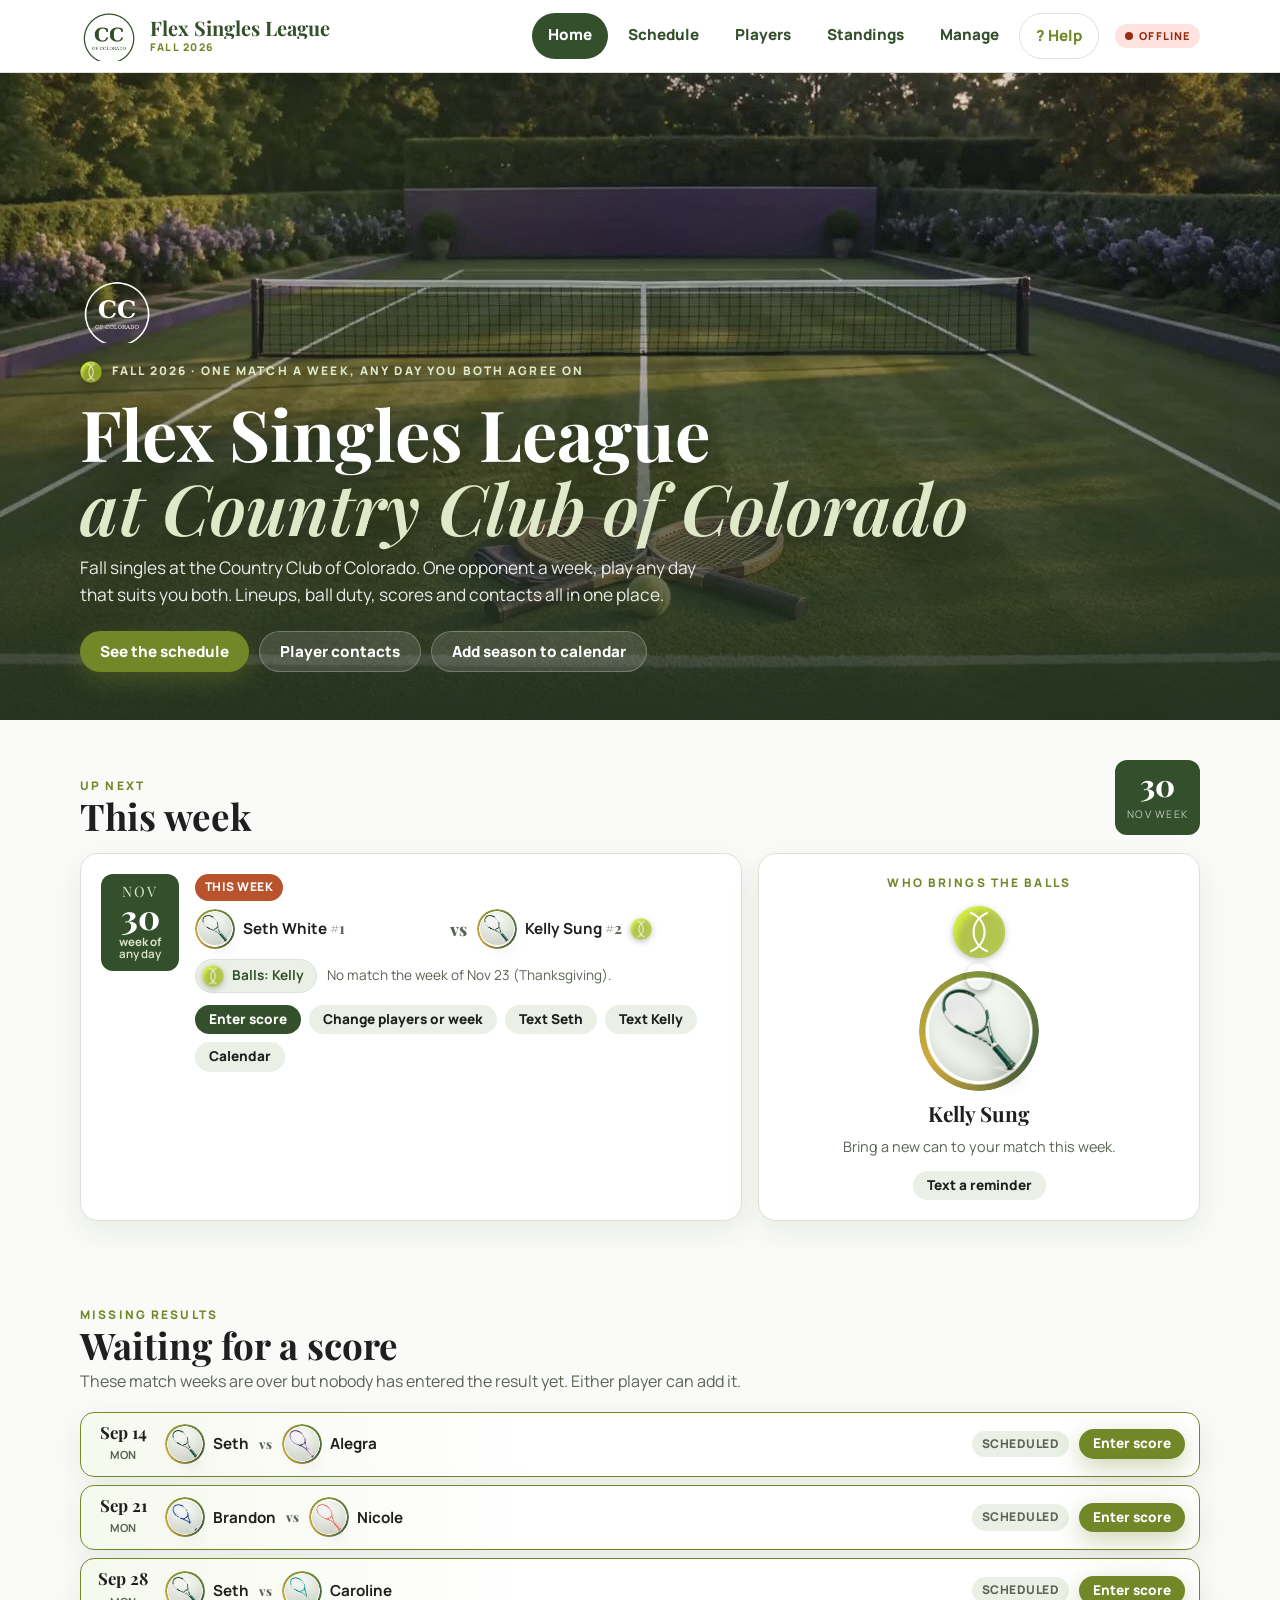
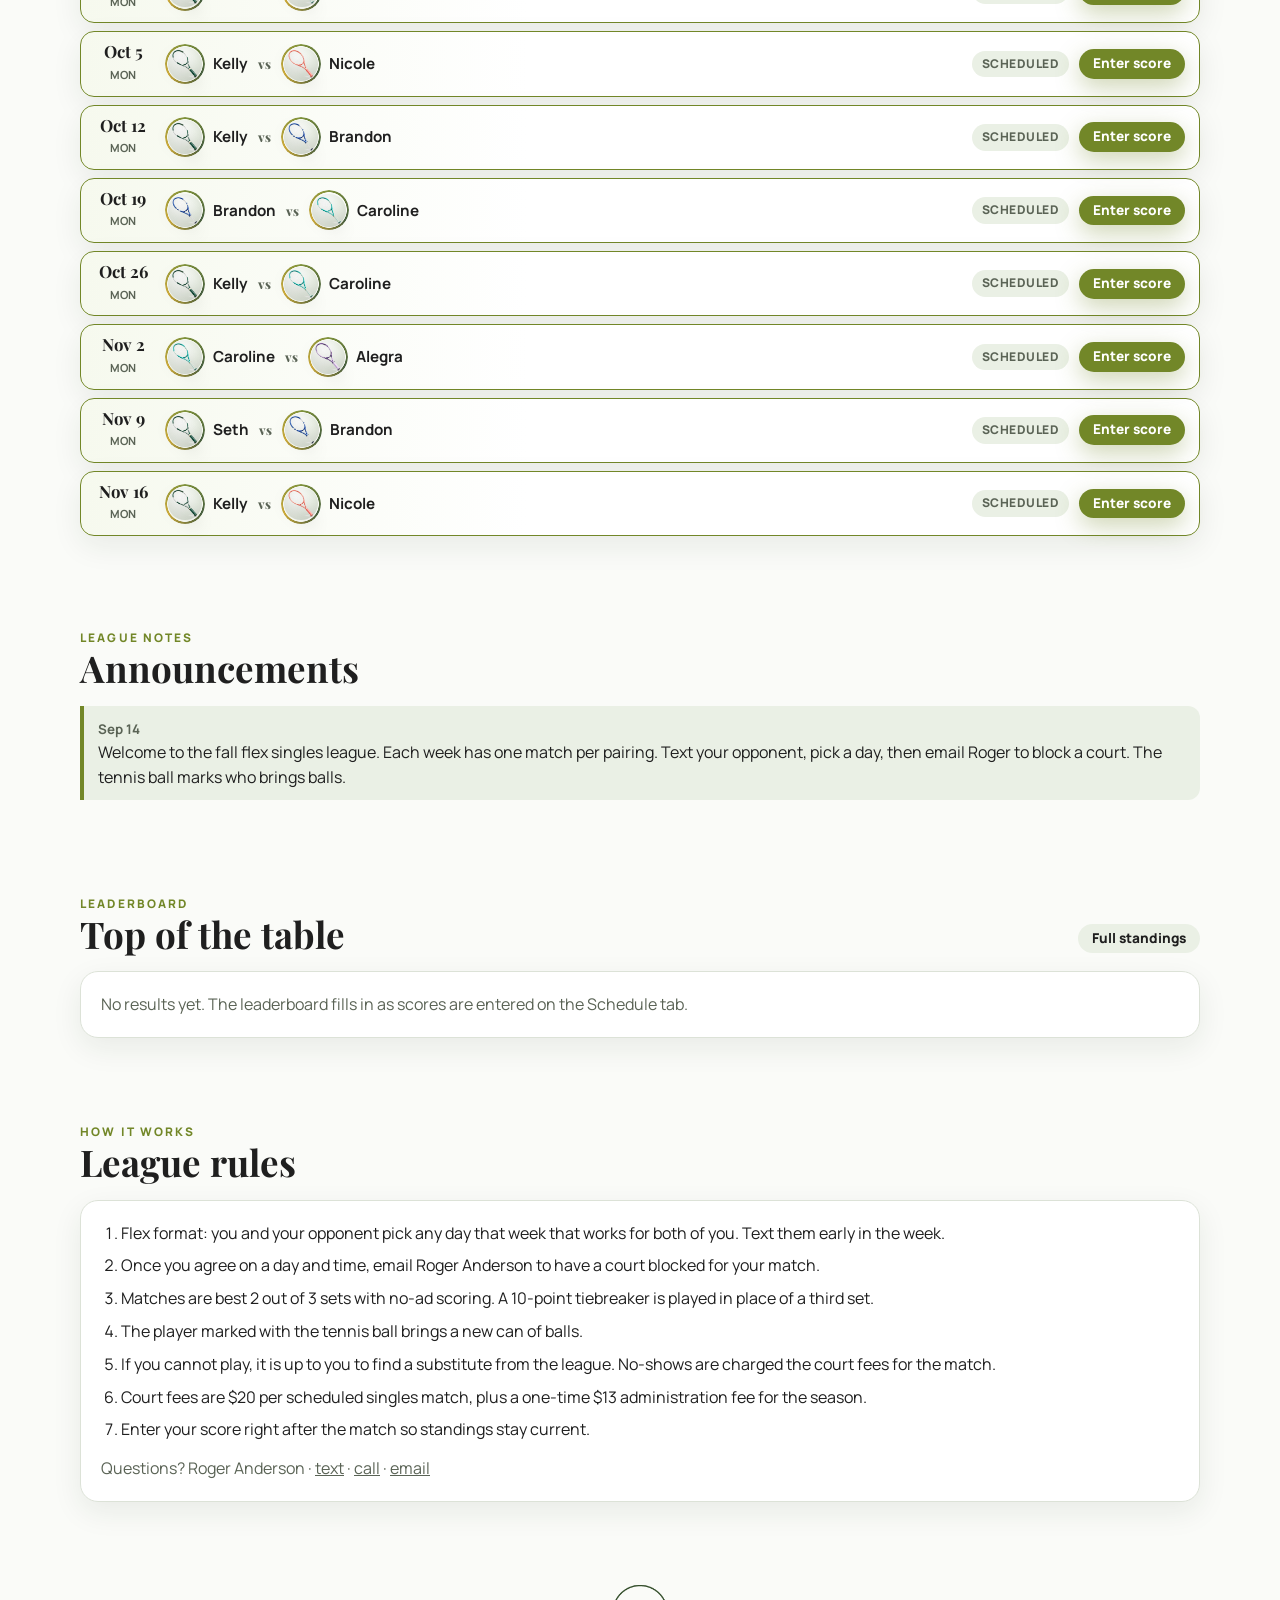
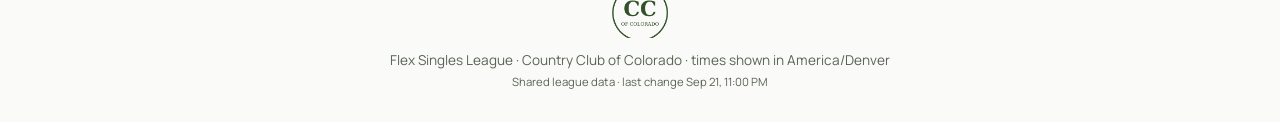
<file: flex/index.html>
<!doctype html>
<html lang="en">
<head>
<meta charset="utf-8">
<meta name="viewport" content="width=device-width,initial-scale=1,viewport-fit=cover">
<title>Tennis League</title>
<meta name="description" content="League schedule, lineups, scores, standings and player contacts.">
<meta name="theme-color" content="#344f2c">
<link rel="icon" href="assets/club-logo.png" type="image/png">
<link rel="stylesheet" href="css/style.css">
</head>
<body>
<div id="banner" class="banner hidden"></div>

<header class="topbar">
  <div class="wrap">
    <a class="brand" href="#home">
      <img class="crest" id="crest" alt="Country Club of Colorado">
      <span><b id="brand-name">Tennis League</b><small id="brand-season"></small></span>
    </a>
    <nav class="nav" id="nav">
      <a href="#home" data-page="home">Home</a>
      <a href="#schedule" data-page="schedule">Schedule</a>
      <a href="#players" data-page="players">Players</a>
      <a href="#standings" data-page="standings">Standings</a>
      <a href="#manage" data-page="manage">Manage</a>
      <a href="#help" data-help class="help-link" title="How to use this site">? Help</a>
    </nav>
    <span class="bar-right"><span class="sync-badge hidden" id="sync-badge" title="Changes are shared with everyone automatically"></span><button class="help-btn" data-help aria-label="How to use this site" title="How to use this site">?</button></span>
  </div>
</header>

<main id="app">

  <!-- ================= HOME ================= -->
  <section class="page" id="page-home">
    <div class="hero" id="hero">
      <div class="hero-media">
        <img id="hero-img" alt="" fetchpriority="high">
        <video id="hero-video" muted loop playsinline autoplay preload="metadata"></video>
      </div>
      <div class="hero-haze"></div><div class="hero-rays"></div><div class="hero-grain"></div>
      <div class="hero-inner"><div class="wrap">
        <img class="hero-logo" id="hero-logo" alt="">
        <span class="eyebrow"><span class="ball"><img alt="" data-art="ball"></span> <span id="hero-eyebrow"></span></span>
        <h1 id="hero-title"></h1>
        <p class="lead" id="hero-lead"></p>
        <div class="hero-actions">
          <a class="btn primary" href="#schedule">See the schedule</a>
          <a class="btn ghost" href="#players">Player contacts</a>
          <a class="btn ghost" id="hero-ics" href="#" download>Add season to calendar</a>
        </div>
      </div></div>
    </div>
    <div class="wrap">
      <section class="block">
        <div class="section-head"><div><span class="eyebrow">Up next</span><h2 id="next-title">Next match</h2></div><div id="next-count" class="countdown"></div></div>
        <div class="spotlight" id="spotlight"></div>
      </section>
      <section class="block" id="home-pending-block">
        <div class="section-head"><div><span class="eyebrow">Missing results</span><h2>Waiting for a score</h2><p>These nights have been played but nobody has entered the result yet. Anyone can add it.</p></div></div>
        <div id="home-pending"></div>
      </section>
      <section class="block reveal" id="home-recent-block">
        <div class="section-head"><div><span class="eyebrow">Latest results</span><h2>Recent matches</h2></div><a class="btn soft small" href="#schedule">All matches</a></div>
        <div id="home-recent"></div>
      </section>
      <section class="block reveal" id="home-announce-block">
        <div class="section-head"><div><span class="eyebrow">League notes</span><h2>Announcements</h2></div></div>
        <div id="home-announce"></div>
      </section>
      <section class="block reveal">
        <div class="section-head"><div><span class="eyebrow">Leaderboard</span><h2>Top of the table</h2></div><a class="btn soft small" href="#standings">Full standings</a></div>
        <div id="home-standings"></div>
      </section>
      <section class="block reveal">
        <div class="section-head"><div><span class="eyebrow">How it works</span><h2>League rules</h2></div></div>
        <div class="card" id="home-rules"></div>
      </section>
    </div>
  </section>

  <!-- ================= SCHEDULE ================= -->
  <section class="page" id="page-schedule">
    <div class="wrap">
      <section class="block">
        <div class="section-head"><div><span class="eyebrow" id="sched-eyebrow"></span><h2>Schedule &amp; scores</h2><p>Tap a match to enter a score, swap in a sub, or move the date.</p></div>
          <div class="group-actions" style="margin:0"><a class="btn soft small" id="sched-ics" href="#" download>Download calendar (.ics)</a><button class="btn soft small" id="sched-print">Print</button></div></div>
        <div class="filters" id="sched-filters"></div>
        <div id="sched-list"></div>
        <div id="sched-cal" class="hidden"></div>
      </section>
    </div>
  </section>

  <!-- ================= PLAYERS ================= -->
  <section class="page" id="page-players">
    <div class="wrap">
      <section class="block">
        <div class="section-head"><div><span class="eyebrow">Roster</span><h2>Players &amp; contacts</h2><p>Tap to call, text or email. Everyone in one place so nobody has to hunt for a number.</p></div></div>
        <div class="group-actions" id="group-actions"></div>
        <div class="grid cols-3" id="players-grid"></div>
        <div id="subs-block"></div>
      </section>
    </div>
  </section>

  <!-- ================= STANDINGS ================= -->
  <section class="page" id="page-standings">
    <div class="wrap">
      <section class="block">
        <div class="section-head"><div><span class="eyebrow">Season table</span><h2>Standings</h2><p id="standings-note"></p></div></div>
        <div class="tiles" id="standings-tiles" style="margin-bottom:18px"></div>
        <div style="overflow-x:auto"><table class="table" id="standings-table"></table></div>
        <p style="color:var(--muted);font-size:.85rem">Ranked by match wins, then win percentage, then set difference, then game difference. Only matches marked <b>Played</b> count. Match tiebreaks count as a set but not toward games.</p>
      </section>
    </div>
  </section>

  <!-- ================= MANAGE ================= -->
  <section class="page" id="page-manage">
    <div class="wrap">
      <section class="block">
        <div class="section-head"><div><span class="eyebrow">Captain tools</span><h2>Manage the league</h2><p>Add or drop players, fix the schedule, enter scores, post notes. Every change is saved and shared with the league automatically. <a href="#help" data-help>Need a walkthrough?</a></p></div></div>
        <div id="manage-root"></div>
      </section>
    </div>
  </section>

</main>

<footer><div class="wrap"><img class="foot-logo" id="foot-logo" alt=""><span id="foot-text"></span><br><small id="foot-updated"></small></div></footer>


<dialog class="modal help" id="help"><div class="inner">
  <div class="head"><h3>How to use this site</h3><button id="help-close" aria-label="Close">×</button></div>
  <p class="help-intro">Tap a topic. Everything you change here shows up for everyone in the league within a minute, no app or login needed.</p>
  <p class="eyebrow" style="margin:14px 0 6px">For players</p>
  <details><summary>Find your nights and who you play with</summary><div>Open <b>Schedule</b>. Use the <b>All players</b> menu to show only your nights. The tennis ball next to a name means that person brings a new can of balls. Tap <b>Calendar</b> on a match to add it to your phone, or use <b>Download calendar</b> at the top for the whole season.</div></details>
  <details><summary>Enter a score after your match</summary><div>On the home page, played nights without a result appear under <b>Waiting for a score</b>. Tap <b>Enter score</b>, tap <b>Played</b>, type the games for each set (left number is Team A, listed first), and tap <b>Save</b>. You can also do this from the <b>Schedule</b> tab on any match. Ran out of time mid-set? Choose <b>Unfinished</b> instead and the match will not count in the standings.</div></details>
  <details><summary>Can't make your night? Swap in a sub</summary><div>Text someone from the <b>Sub list</b> on the Players page. Then on the match, tap <b>Change lineup</b> and pick the sub in your spot. Everyone sees the new lineup right away.</div></details>
  <details><summary>Text, call or email anyone</summary><div>Open <b>Players</b>. Every card has <b>Text</b>, <b>Call</b> and <b>Email</b> buttons. <b>Text everyone</b> starts a group text. On a match, <b>Text the four</b> messages just that night's players with the date and lineup already typed.</div></details>
  <details><summary>Put this on your home screen</summary><div>iPhone: tap the share button in Safari, then <b>Add to Home Screen</b>. Android: open the browser menu and choose <b>Add to Home screen</b>. It then opens like an app.</div></details>
  <details><summary>How standings work</summary><div>Only matches marked <b>Played</b> count. Players are ranked by wins, then win percentage, then set difference, then game difference. Match tiebreaks count as a set, not as games.</div></details>
  <p class="eyebrow" style="margin:18px 0 6px">For the captain or pro (Manage tab)</p>
  <details><summary>Add, remove or replace a player</summary><div>Manage → <b>Players</b>. Edit names, numbers, phones and emails right in the list. <b>Add to roster</b> adds a player or sub. If someone drops out, tap <b>Replace everywhere</b> to put another player or sub into all of their remaining nights in one step.</div></details>
  <details><summary>Change a date, lineup or ball duty</summary><div>Manage → <b>Schedule &amp; scores</b> → <b>Edit</b> on the night. You can move the date and time, swap any of the four players, choose who brings balls, cancel the night or add a note like a court number.</div></details>
  <details><summary>Post an announcement</summary><div>Manage → <b>League info</b> → <b>Announcements</b>. Type a message and tap <b>Post</b>. It appears on the home page for everyone.</div></details>
  <details><summary>Saving: how it works</summary><div>Every change on the Manage tab saves the moment you make it and is shared with the whole league automatically. The green <b>Live</b> badge at the top confirms the connection. If you are offline, the change waits on your phone and is sent as soon as you are back online. The <b>Save changes</b> button at the bottom of Manage simply re-sends everything, in case you want to be sure.</div></details>
  <details><summary>Backups and starting a new season</summary><div>Manage → <b>Backup &amp; tools</b>. <b>Download backup</b> saves a copy of every player, match and score to a file. <b>Import</b> restores from one. <b>Season generator</b> builds a balanced rotation for a new season from any set of players.</div></details>
</div></dialog>
<dialog class="modal" id="modal"><div class="inner"><div class="head"><h3 id="modal-title"></h3><button id="modal-close" aria-label="Close">×</button></div><div id="modal-body"></div></div></dialog>
<div class="toast" id="toast"></div>

<script src="league-data.js"></script>
<script src="js/app.js"></script>
<script src="js/manage.js"></script>
</body>
</html>
</file>
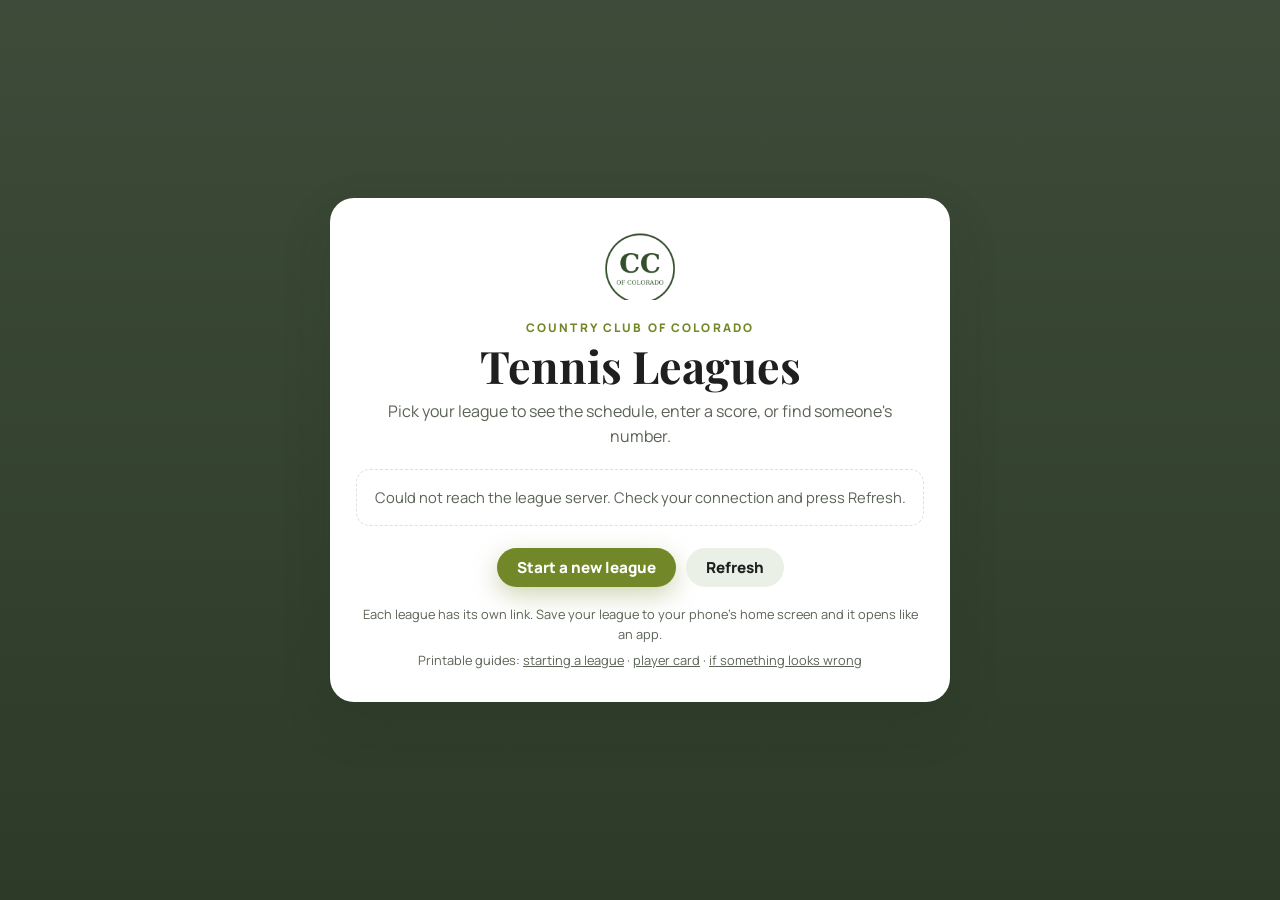
<file: hub/index.html>
<!doctype html>
<html lang="en">
<head>
<meta charset="utf-8">
<meta name="viewport" content="width=device-width,initial-scale=1,viewport-fit=cover">
<title>Tennis League</title>
<meta name="description" content="League schedule, lineups, scores, standings and player contacts.">
<meta name="theme-color" content="#344f2c">
<link rel="icon" href="assets/club-logo.png" type="image/png">
<link rel="stylesheet" href="css/style.css">
</head>
<body>
<div class="hub-landing hidden" id="hub-landing">
  <div class="hub-inner">
    <img class="hub-logo" id="hub-logo" alt="">
    <span class="eyebrow">Country Club of Colorado</span>
    <h1>Tennis Leagues</h1>
    <p class="hub-lead">Pick your league to see the schedule, enter a score, or find someone's number.</p>
    <div id="hub-missing" class="hub-missing hidden">We could not find a league called <b id="hub-missing-slug"></b>. Pick one below, or start a new one.</div>
    <div id="hub-list" class="hub-list"><div class="hub-loading">Loading leagues…</div></div>
    <div class="hub-actions">
      <a class="btn primary" href="start.html">Start a new league</a>
      <button class="btn soft" id="hub-refresh">Refresh</button>
    </div>
    <p class="hub-foot">Each league has its own link. Save your league to your phone's home screen and it opens like an app.</p>
    <p class="hub-foot" style="margin-top:6px">Printable guides: <a href="print/quick-start.html">starting a league</a> · <a href="print/player-card.html">player card</a> · <a href="print/troubleshooting.html">if something looks wrong</a></p>
  </div>
</div>
<div id="banner" class="banner hidden"></div>

<header class="topbar">
  <div class="wrap">
    <a class="brand" href="#home">
      <img class="crest" id="crest" alt="Country Club of Colorado">
      <span><b id="brand-name">Tennis League</b><small id="brand-season"></small></span>
    </a>
    <nav class="nav" id="nav">
      <a href="#home" data-page="home">Home</a>
      <a href="#schedule" data-page="schedule">Schedule</a>
      <a href="#players" data-page="players">Players</a>
      <a href="#standings" data-page="standings">Standings</a>
      <a href="#manage" data-page="manage">Manage</a>
      <a href="#help" data-help class="help-link" title="How to use this site">? Help</a>
    </nav>
    <span class="bar-right"><span class="sync-badge hidden" id="sync-badge" title="Changes are shared with everyone automatically"></span><button class="help-btn" data-help aria-label="How to use this site" title="How to use this site">?</button></span>
  </div>
</header>

<main id="app">

  <!-- ================= HOME ================= -->
  <section class="page" id="page-home">
    <div class="hero" id="hero">
      <div class="hero-media">
        <img id="hero-img" alt="" fetchpriority="high">
        <video id="hero-video" muted loop playsinline autoplay preload="metadata"></video>
      </div>
      <div class="hero-haze"></div><div class="hero-rays"></div><div class="hero-grain"></div>
      <div class="hero-inner"><div class="wrap">
        <img class="hero-logo" id="hero-logo" alt="">
        <span class="eyebrow"><span class="ball"><img alt="" data-art="ball"></span> <span id="hero-eyebrow"></span></span>
        <h1 id="hero-title"></h1>
        <p class="lead" id="hero-lead"></p>
        <div class="hero-actions">
          <a class="btn primary" href="#schedule">See the schedule</a>
          <a class="btn ghost" href="#players">Player contacts</a>
          <a class="btn ghost" id="hero-ics" href="#" download>Add season to calendar</a>
        </div>
      </div></div>
    </div>
    <div class="wrap">
      <section class="block">
        <div class="section-head"><div><span class="eyebrow">Up next</span><h2 id="next-title">Next match</h2></div><div id="next-count" class="countdown"></div></div>
        <div class="spotlight" id="spotlight"></div>
      </section>
      <section class="block" id="home-pending-block">
        <div class="section-head"><div><span class="eyebrow">Missing results</span><h2>Waiting for a score</h2><p>These nights have been played but nobody has entered the result yet. Anyone can add it.</p></div></div>
        <div id="home-pending"></div>
      </section>
      <section class="block reveal" id="home-recent-block">
        <div class="section-head"><div><span class="eyebrow">Latest results</span><h2>Recent matches</h2></div><a class="btn soft small" href="#schedule">All matches</a></div>
        <div id="home-recent"></div>
      </section>
      <section class="block reveal" id="home-announce-block">
        <div class="section-head"><div><span class="eyebrow">League notes</span><h2>Announcements</h2></div></div>
        <div id="home-announce"></div>
      </section>
      <section class="block reveal">
        <div class="section-head"><div><span class="eyebrow">Leaderboard</span><h2>Top of the table</h2></div><a class="btn soft small" href="#standings">Full standings</a></div>
        <div id="home-standings"></div>
      </section>
      <section class="block reveal">
        <div class="section-head"><div><span class="eyebrow">How it works</span><h2>League rules</h2></div></div>
        <div class="card" id="home-rules"></div>
      </section>
    </div>
  </section>

  <!-- ================= SCHEDULE ================= -->
  <section class="page" id="page-schedule">
    <div class="wrap">
      <section class="block">
        <div class="section-head"><div><span class="eyebrow" id="sched-eyebrow"></span><h2>Schedule &amp; scores</h2><p>Tap a match to enter a score, swap in a sub, or move the date.</p></div>
          <div class="group-actions" style="margin:0"><a class="btn soft small" id="sched-ics" href="#" download>Download calendar (.ics)</a><button class="btn soft small" id="sched-print">Print</button></div></div>
        <div class="filters" id="sched-filters"></div>
        <div id="sched-list"></div>
        <div id="sched-cal" class="hidden"></div>
      </section>
    </div>
  </section>

  <!-- ================= PLAYERS ================= -->
  <section class="page" id="page-players">
    <div class="wrap">
      <section class="block">
        <div class="section-head"><div><span class="eyebrow">Roster</span><h2>Players &amp; contacts</h2><p>Tap to call, text or email. Everyone in one place so nobody has to hunt for a number.</p></div></div>
        <div class="group-actions" id="group-actions"></div>
        <div class="grid cols-3" id="players-grid"></div>
        <div id="subs-block"></div>
      </section>
    </div>
  </section>

  <!-- ================= STANDINGS ================= -->
  <section class="page" id="page-standings">
    <div class="wrap">
      <section class="block">
        <div class="section-head"><div><span class="eyebrow">Season table</span><h2>Standings</h2><p id="standings-note"></p></div></div>
        <div class="tiles" id="standings-tiles" style="margin-bottom:18px"></div>
        <div style="overflow-x:auto"><table class="table" id="standings-table"></table></div>
        <p style="color:var(--muted);font-size:.85rem">Ranked by match wins, then win percentage, then set difference, then game difference. Only matches marked <b>Played</b> count. Match tiebreaks count as a set but not toward games.</p>
      </section>
    </div>
  </section>

  <!-- ================= MANAGE ================= -->
  <section class="page" id="page-manage">
    <div class="wrap">
      <section class="block">
        <div class="section-head"><div><span class="eyebrow">Captain tools</span><h2>Manage the league</h2><p>Add or drop players, fix the schedule, enter scores, post notes. Every change is saved and shared with the league automatically. <a href="#help" data-help>Need a walkthrough?</a></p></div></div>
        <div id="manage-root"></div>
      </section>
    </div>
  </section>

</main>

<footer><div class="wrap"><img class="foot-logo" id="foot-logo" alt=""><span id="foot-text"></span><br><small id="foot-updated"></small></div></footer>


<dialog class="modal help" id="help"><div class="inner">
  <div class="head"><h3>How to use this site</h3><button id="help-close" aria-label="Close">×</button></div>
  <p class="help-intro">Tap a topic. Everything you change here shows up for everyone in the league within a minute, no app or login needed.</p>
  <p class="eyebrow" style="margin:14px 0 6px">For players</p>
  <details><summary>Find your nights and who you play with</summary><div>Open <b>Schedule</b>. Use the <b>All players</b> menu to show only your nights. The tennis ball next to a name means that person brings a new can of balls. Tap <b>Calendar</b> on a match to add it to your phone, or use <b>Download calendar</b> at the top for the whole season.</div></details>
  <details><summary>Enter a score after your match</summary><div>On the home page, played nights without a result appear under <b>Waiting for a score</b>. Tap <b>Enter score</b>, tap <b>Played</b>, type the games for each set (left number is Team A, listed first), and tap <b>Save</b>. You can also do this from the <b>Schedule</b> tab on any match. Ran out of time mid-set? Choose <b>Unfinished</b> instead and the match will not count in the standings.</div></details>
  <details><summary>Can't make your night? Swap in a sub</summary><div>Text someone from the <b>Sub list</b> on the Players page. Then on the match, tap <b>Change lineup</b> and pick the sub in your spot. Everyone sees the new lineup right away.</div></details>
  <details><summary>Text, call or email anyone</summary><div>Open <b>Players</b>. Every card has <b>Text</b>, <b>Call</b> and <b>Email</b> buttons. <b>Text everyone</b> starts a group text. On a match, <b>Text the four</b> messages just that night's players with the date and lineup already typed.</div></details>
  <details><summary>Put this on your home screen</summary><div>iPhone: tap the share button in Safari, then <b>Add to Home Screen</b>. Android: open the browser menu and choose <b>Add to Home screen</b>. It then opens like an app.</div></details>
  <details><summary>How standings work</summary><div>Only matches marked <b>Played</b> count. Players are ranked by wins, then win percentage, then set difference, then game difference. Match tiebreaks count as a set, not as games.</div></details>
  <p class="eyebrow" style="margin:18px 0 6px">For the captain or pro (Manage tab)</p>
  <details><summary>Add, remove or replace a player</summary><div>Manage → <b>Players</b>. Edit names, numbers, phones and emails right in the list. <b>Add to roster</b> adds a player or sub. If someone drops out, tap <b>Replace everywhere</b> to put another player or sub into all of their remaining nights in one step.</div></details>
  <details><summary>Change a date, lineup or ball duty</summary><div>Manage → <b>Schedule &amp; scores</b> → <b>Edit</b> on the night. You can move the date and time, swap any of the four players, choose who brings balls, cancel the night or add a note like a court number.</div></details>
  <details><summary>Post an announcement</summary><div>Manage → <b>League info</b> → <b>Announcements</b>. Type a message and tap <b>Post</b>. It appears on the home page for everyone.</div></details>
  <details><summary>Saving: how it works</summary><div>Every change on the Manage tab saves the moment you make it and is shared with the whole league automatically. The green <b>Live</b> badge at the top confirms the connection. If you are offline, the change waits on your phone and is sent as soon as you are back online. The <b>Save changes</b> button at the bottom of Manage simply re-sends everything, in case you want to be sure.</div></details>
  <details><summary>Backups and starting a new season</summary><div>Manage → <b>Backup &amp; tools</b>. <b>Download backup</b> saves a copy of every player, match and score to a file. <b>Import</b> restores from one. <b>Season generator</b> builds a balanced rotation for a new season from any set of players.</div></details>
</div></dialog>
<dialog class="modal" id="modal"><div class="inner"><div class="head"><h3 id="modal-title"></h3><button id="modal-close" aria-label="Close">×</button></div><div id="modal-body"></div></div></dialog>
<div class="toast" id="toast"></div>

<script src="js/hub-boot.js"></script>
<script src="js/generator.js"></script>
<script src="js/app.js"></script>
<script src="js/hub.js"></script>
<script src="js/manage.js"></script>
</body>
</html>
</file>
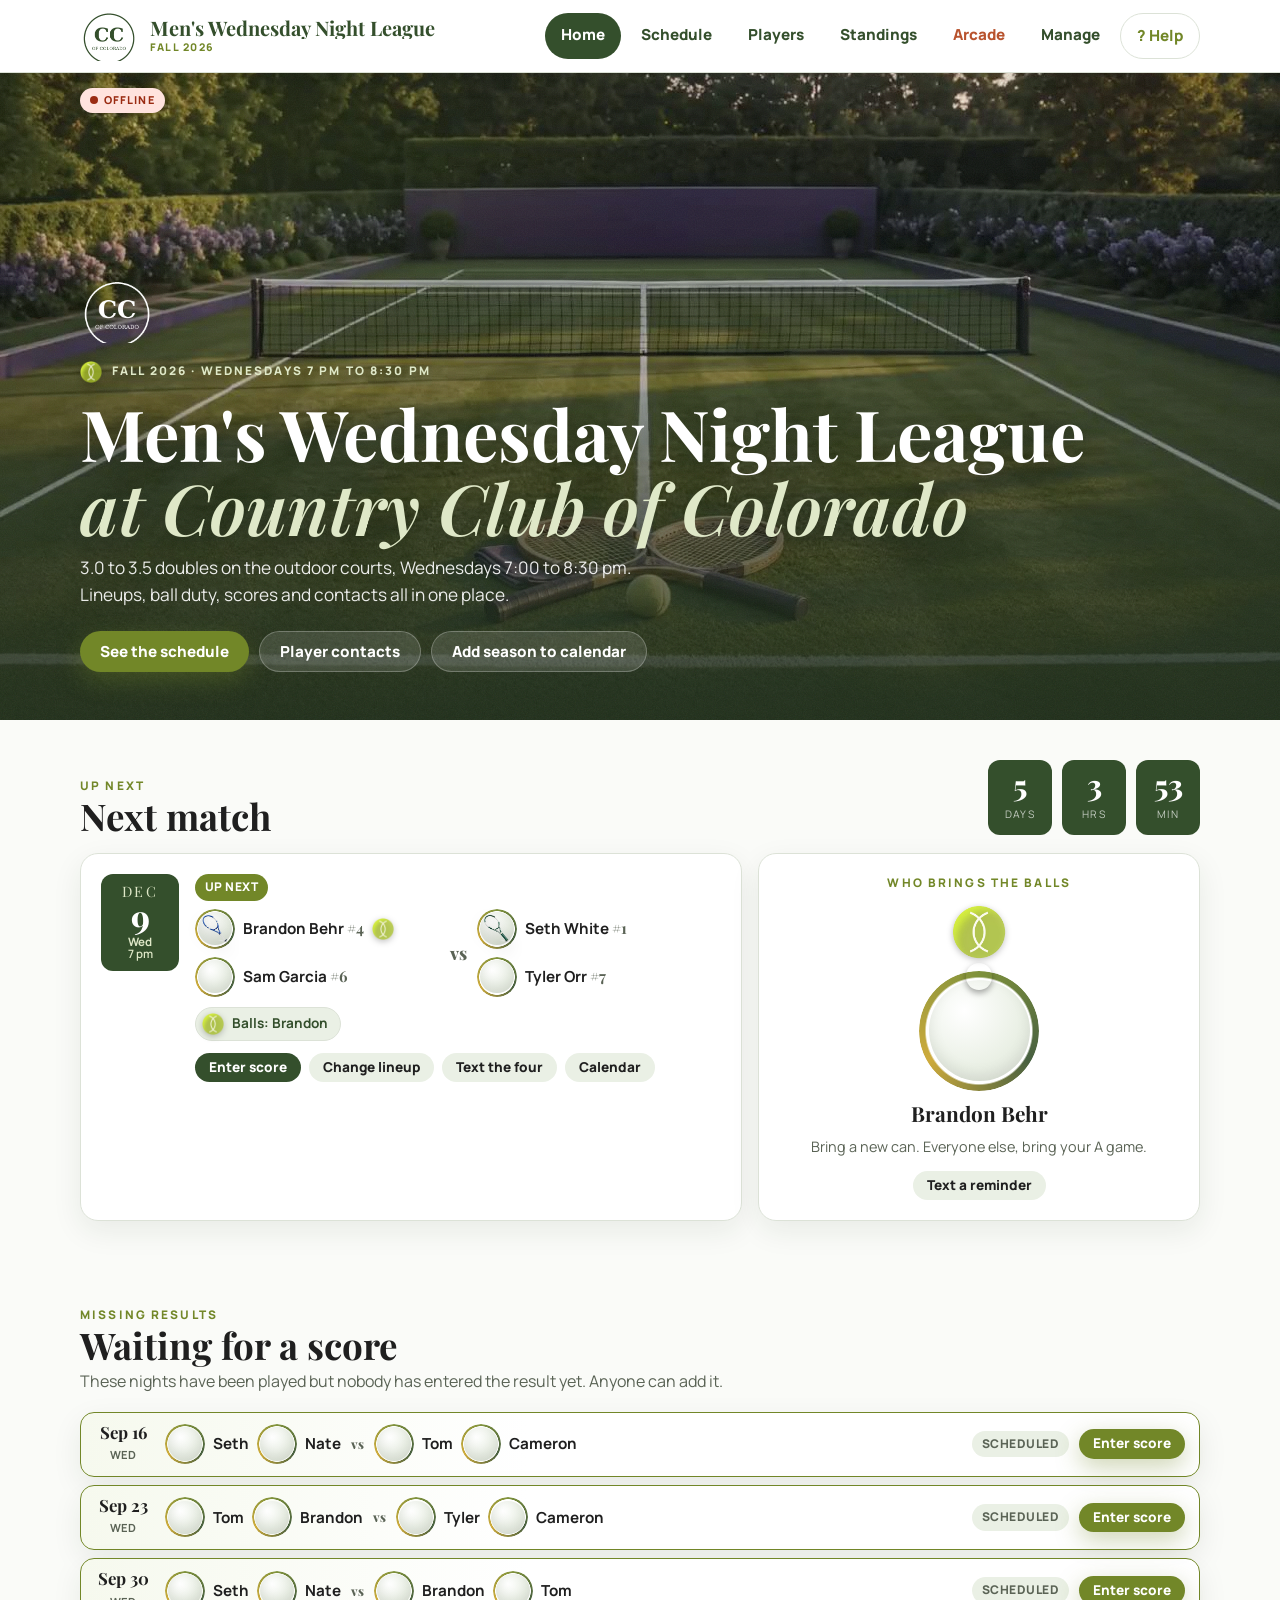
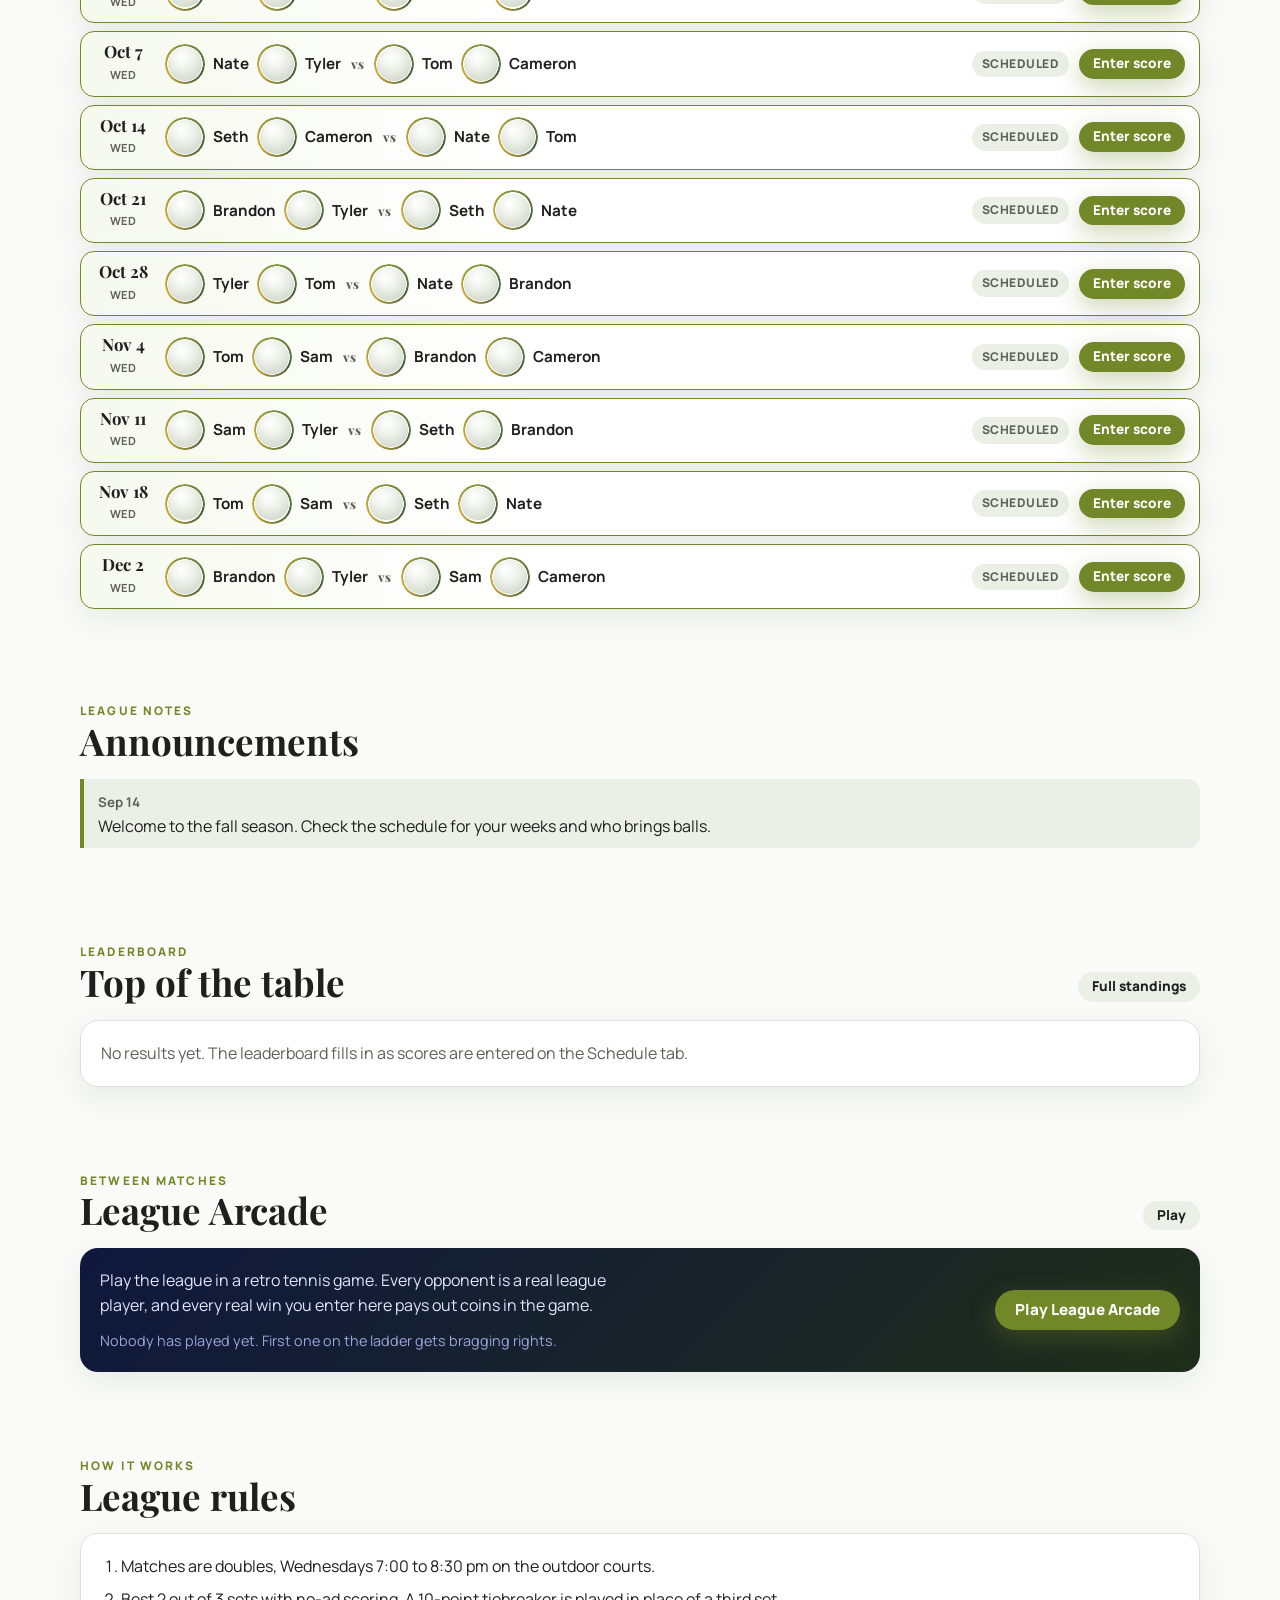
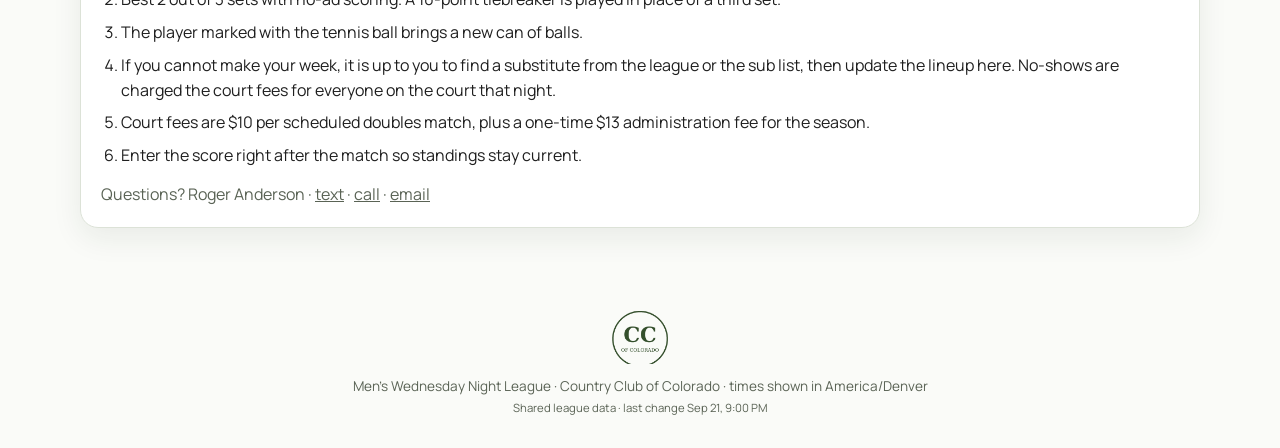
<file: site/index.html>
<!doctype html>
<html lang="en">
<head>
<meta charset="utf-8">
<meta name="viewport" content="width=device-width,initial-scale=1,viewport-fit=cover">
<title>Tennis League</title>
<meta name="description" content="League schedule, lineups, scores, standings and player contacts.">
<meta name="theme-color" content="#344f2c">
<link rel="icon" href="assets/club-logo.png" type="image/png">
<link rel="stylesheet" href="css/style.css">
</head>
<body>
<div id="banner" class="banner hidden"></div>

<header class="topbar">
  <div class="wrap">
    <a class="brand" href="#home">
      <img class="crest" id="crest" alt="Country Club of Colorado">
      <span><b id="brand-name">Tennis League</b><small id="brand-season"></small></span>
    </a>
    <nav class="nav" id="nav">
      <a href="#home" data-page="home">Home</a>
      <a href="#schedule" data-page="schedule">Schedule</a>
      <a href="#players" data-page="players">Players</a>
      <a href="#standings" data-page="standings">Standings</a>
      <a href="arcade.html" class="arcade-link">Arcade</a>
      <a href="#manage" data-page="manage">Manage</a>
      <a href="#help" data-help class="help-link" title="How to use this site">? Help</a>
    </nav>
    <span class="bar-right"><span class="sync-badge hidden" id="sync-badge" title="Changes are shared with everyone automatically"></span><button class="help-btn" data-help aria-label="How to use this site" title="How to use this site">?</button></span>
  </div>
</header>

<main id="app">

  <!-- ================= HOME ================= -->
  <section class="page" id="page-home">
    <div class="hero" id="hero">
      <div class="hero-media">
        <img id="hero-img" alt="" fetchpriority="high">
        <video id="hero-video" muted loop playsinline autoplay preload="metadata"></video>
      </div>
      <div class="hero-haze"></div><div class="hero-rays"></div><div class="hero-grain"></div>
      <div class="hero-inner"><div class="wrap">
        <img class="hero-logo" id="hero-logo" alt="">
        <span class="eyebrow"><span class="ball"><img alt="" data-art="ball"></span> <span id="hero-eyebrow"></span></span>
        <h1 id="hero-title"></h1>
        <p class="lead" id="hero-lead"></p>
        <div class="hero-actions">
          <a class="btn primary" href="#schedule">See the schedule</a>
          <a class="btn ghost" href="#players">Player contacts</a>
          <a class="btn ghost" id="hero-ics" href="#" download>Add season to calendar</a>
        </div>
      </div></div>
    </div>
    <div class="wrap">
      <section class="block">
        <div class="section-head"><div><span class="eyebrow">Up next</span><h2 id="next-title">Next match</h2></div><div id="next-count" class="countdown"></div></div>
        <div class="spotlight" id="spotlight"></div>
      </section>
      <section class="block" id="home-pending-block">
        <div class="section-head"><div><span class="eyebrow">Missing results</span><h2>Waiting for a score</h2><p>These nights have been played but nobody has entered the result yet. Anyone can add it.</p></div></div>
        <div id="home-pending"></div>
      </section>
      <section class="block reveal" id="home-recent-block">
        <div class="section-head"><div><span class="eyebrow">Latest results</span><h2>Recent matches</h2></div><a class="btn soft small" href="#schedule">All matches</a></div>
        <div id="home-recent"></div>
      </section>
      <section class="block reveal" id="home-announce-block">
        <div class="section-head"><div><span class="eyebrow">League notes</span><h2>Announcements</h2></div></div>
        <div id="home-announce"></div>
      </section>
      <section class="block reveal">
        <div class="section-head"><div><span class="eyebrow">Leaderboard</span><h2>Top of the table</h2></div><a class="btn soft small" href="#standings">Full standings</a></div>
        <div id="home-standings"></div>
      </section>
      <section class="block reveal">
        <div class="section-head"><div><span class="eyebrow">Between matches</span><h2>League Arcade</h2></div><a class="btn soft small" href="arcade.html">Play</a></div>
        <div id="arcade-home"></div>
      </section>
      <section class="block reveal">
        <div class="section-head"><div><span class="eyebrow">How it works</span><h2>League rules</h2></div></div>
        <div class="card" id="home-rules"></div>
      </section>
    </div>
  </section>

  <!-- ================= SCHEDULE ================= -->
  <section class="page" id="page-schedule">
    <div class="wrap">
      <section class="block">
        <div class="section-head"><div><span class="eyebrow" id="sched-eyebrow"></span><h2>Schedule &amp; scores</h2><p>Tap a match to enter a score, swap in a sub, or move the date.</p></div>
          <div class="group-actions" style="margin:0"><a class="btn soft small" id="sched-ics" href="#" download>Download calendar (.ics)</a><button class="btn soft small" id="sched-print">Print</button></div></div>
        <div class="filters" id="sched-filters"></div>
        <div id="sched-list"></div>
        <div id="sched-cal" class="hidden"></div>
      </section>
    </div>
  </section>

  <!-- ================= PLAYERS ================= -->
  <section class="page" id="page-players">
    <div class="wrap">
      <section class="block">
        <div class="section-head"><div><span class="eyebrow">Roster</span><h2>Players &amp; contacts</h2><p>Tap to call, text or email. Everyone in one place so nobody has to hunt for a number.</p></div></div>
        <div class="group-actions" id="group-actions"></div>
        <div class="grid cols-3" id="players-grid"></div>
        <div id="subs-block"></div>
      </section>
    </div>
  </section>

  <!-- ================= STANDINGS ================= -->
  <section class="page" id="page-standings">
    <div class="wrap">
      <section class="block">
        <div class="section-head"><div><span class="eyebrow">Season table</span><h2>Standings</h2><p id="standings-note"></p></div></div>
        <div class="tiles" id="standings-tiles" style="margin-bottom:18px"></div>
        <div style="overflow-x:auto"><table class="table" id="standings-table"></table></div>
        <p style="color:var(--muted);font-size:.85rem">Ranked by match wins, then win percentage, then set difference, then game difference. Only matches marked <b>Played</b> count. Match tiebreaks count as a set but not toward games.</p>
      </section>
      <section class="block">
        <div class="section-head"><div><span class="eyebrow">Just for fun</span><h2>Arcade ladder</h2><p>Standings from League Arcade, the retro tennis game. Real wins entered on this site pay coins in the game.</p></div><a class="btn soft small" href="arcade.html">Play</a></div>
        <div id="arcade-standings"></div>
      </section>
    </div>
  </section>

  <!-- ================= MANAGE ================= -->
  <section class="page" id="page-manage">
    <div class="wrap">
      <section class="block">
        <div class="section-head"><div><span class="eyebrow">Captain tools</span><h2>Manage the league</h2><p>Add or drop players, fix the schedule, enter scores, post notes. Every change is saved and shared with the league automatically. <a href="#help" data-help>Need a walkthrough?</a></p></div></div>
        <div id="manage-root"></div>
      </section>
    </div>
  </section>

</main>

<footer><div class="wrap"><img class="foot-logo" id="foot-logo" alt=""><span id="foot-text"></span><br><small id="foot-updated"></small></div></footer>


<dialog class="modal help" id="help"><div class="inner">
  <div class="head"><h3>How to use this site</h3><button id="help-close" aria-label="Close">×</button></div>
  <p class="help-intro">Tap a topic. Everything you change here shows up for everyone in the league within a minute, no app or login needed.</p>
  <p class="eyebrow" style="margin:14px 0 6px">For players</p>
  <details><summary>Find your nights and who you play with</summary><div>Open <b>Schedule</b>. Use the <b>All players</b> menu to show only your nights. The tennis ball next to a name means that person brings a new can of balls. Tap <b>Calendar</b> on a match to add it to your phone, or use <b>Download calendar</b> at the top for the whole season.</div></details>
  <details><summary>Enter a score after your match</summary><div>On the home page, played nights without a result appear under <b>Waiting for a score</b>. Tap <b>Enter score</b>, tap <b>Played</b>, type the games for each set (left number is Team A, listed first), and tap <b>Save</b>. You can also do this from the <b>Schedule</b> tab on any match. Ran out of time mid-set? Choose <b>Unfinished</b> instead and the match will not count in the standings.</div></details>
  <details><summary>Can't make your night? Swap in a sub</summary><div>Text someone from the <b>Sub list</b> on the Players page. Then on the match, tap <b>Change lineup</b> and pick the sub in your spot. Everyone sees the new lineup right away.</div></details>
  <details><summary>Text, call or email anyone</summary><div>Open <b>Players</b>. Every card has <b>Text</b>, <b>Call</b> and <b>Email</b> buttons. <b>Text everyone</b> starts a group text. On a match, <b>Text the four</b> messages just that night's players with the date and lineup already typed.</div></details>
  <details><summary>Put this on your home screen</summary><div>iPhone: tap the share button in Safari, then <b>Add to Home Screen</b>. Android: open the browser menu and choose <b>Add to Home screen</b>. It then opens like an app.</div></details>
  <details><summary>League Arcade (the game)</summary><div>Tap <b>Arcade</b> in the menu. Pick your name once and your progress saves to the league, so it follows you to any phone. Every opponent is a real league player. Real wins you enter on this site pay coins in the game, so enter your score after every match.</div></details>
  <details><summary>How standings work</summary><div>Only matches marked <b>Played</b> count. Players are ranked by wins, then win percentage, then set difference, then game difference. Match tiebreaks count as a set, not as games.</div></details>
  <p class="eyebrow" style="margin:18px 0 6px">For the captain or pro (Manage tab)</p>
  <details><summary>Add, remove or replace a player</summary><div>Manage → <b>Players</b>. Edit names, numbers, phones and emails right in the list. <b>Add to roster</b> adds a player or sub. If someone drops out, tap <b>Replace everywhere</b> to put another player or sub into all of their remaining nights in one step.</div></details>
  <details><summary>Change a date, lineup or ball duty</summary><div>Manage → <b>Schedule &amp; scores</b> → <b>Edit</b> on the night. You can move the date and time, swap any of the four players, choose who brings balls, cancel the night or add a note like a court number.</div></details>
  <details><summary>Post an announcement</summary><div>Manage → <b>League info</b> → <b>Announcements</b>. Type a message and tap <b>Post</b>. It appears on the home page for everyone.</div></details>
  <details><summary>Saving: how it works</summary><div>Every change on the Manage tab saves the moment you make it and is shared with the whole league automatically. The green <b>Live</b> badge at the top confirms the connection. If you are offline, the change waits on your phone and is sent as soon as you are back online. The <b>Save changes</b> button at the bottom of Manage simply re-sends everything, in case you want to be sure.</div></details>
  <details><summary>Backups and starting a new season</summary><div>Manage → <b>Backup &amp; tools</b>. <b>Download backup</b> saves a copy of every player, match and score to a file. <b>Import</b> restores from one. <b>Season generator</b> builds a balanced rotation for a new season from any set of players.</div></details>
</div></dialog>
<dialog class="modal" id="modal"><div class="inner"><div class="head"><h3 id="modal-title"></h3><button id="modal-close" aria-label="Close">×</button></div><div id="modal-body"></div></div></dialog>
<div class="toast" id="toast"></div>

<script src="league-data.js"></script>
<script src="js/app.js"></script>
<script src="js/manage.js"></script>
<script src="js/arcade-widget.js"></script>
</body>
</html>
</file>
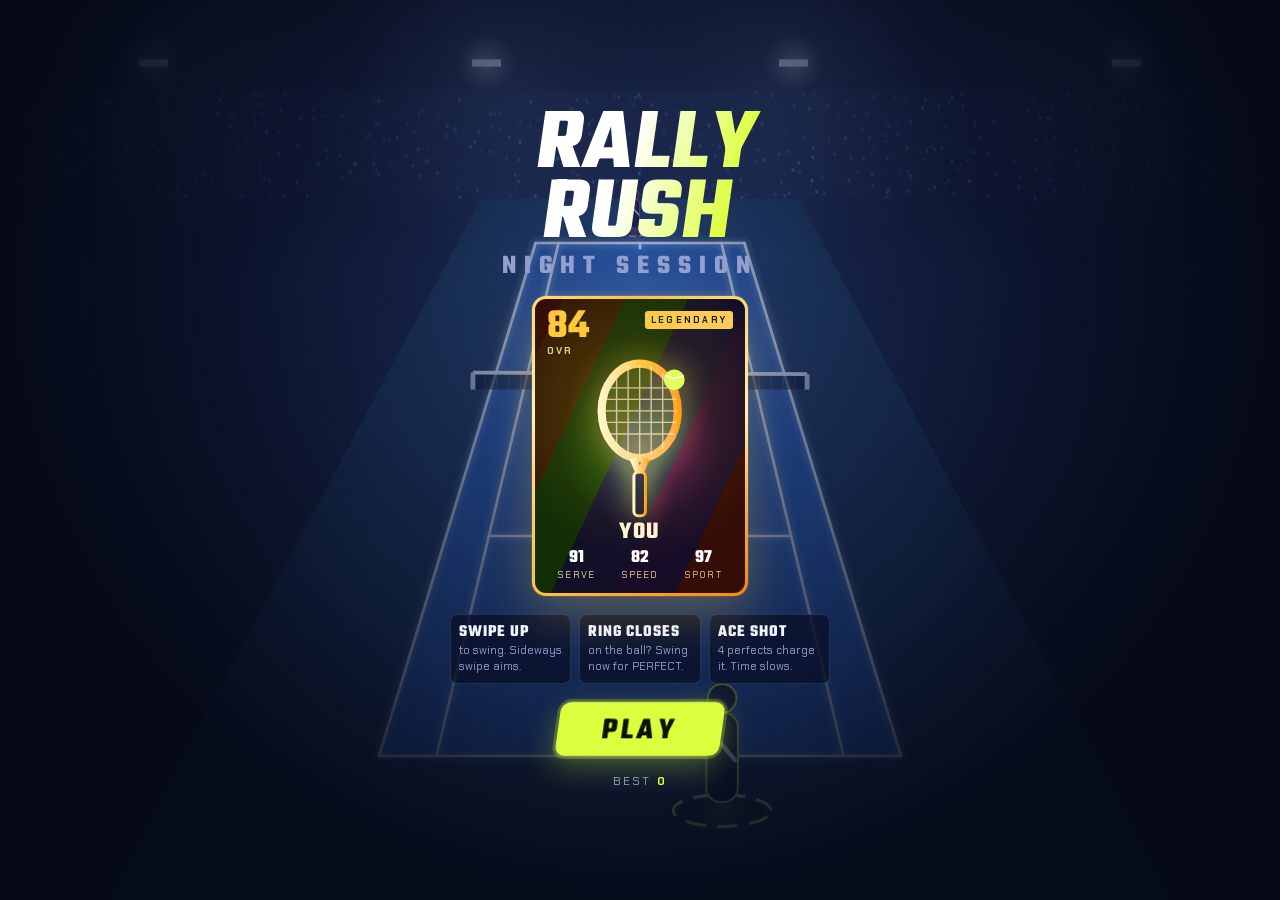
<file: kids/rally-rush/index.html>
<!doctype html>
<html lang="en">
<head>
<meta charset="utf-8">
<meta name="viewport" content="width=device-width,initial-scale=1,viewport-fit=cover">
<title>Rally Rush</title>
<link rel="preconnect" href="https://fonts.googleapis.com">
<link rel="preconnect" href="https://fonts.gstatic.com" crossorigin>
<link href="https://fonts.googleapis.com/css2?family=Chakra+Petch:wght@500;700&family=Teko:wght@500;600;700&display=swap" rel="stylesheet">
<style>
/* Layout: one full-screen night-session court drawn on canvas, a broadcast-style HUD pinned on top,
   and two overlays (title card, GG screen). Deliberately single-theme: it is a stadium at night. */
:root {
  --night: #060a18;
  --panel: rgba(9, 16, 40, .78);
  --ink: #eef3ff;
  --muted: #93a0cf;
  --optic: #dcff3d;     /* tennis ball */
  --gold: #ffc23a;      /* legendary tier, ace shot */
  --epic: #b476ff;
  --rare: #3ea6ff;
  --hot: #ff4d6d;       /* opponent, misses */
  --display: 'Teko', 'Arial Narrow', Impact, sans-serif;
  --ui: 'Chakra Petch', system-ui, -apple-system, sans-serif;
  color-scheme: dark;
}
html, body { height: 100%; margin: 0; background: var(--night); color: var(--ink); font-family: var(--ui); overflow: hidden; overscroll-behavior: none; -webkit-user-select: none; user-select: none; -webkit-tap-highlight-color: transparent; }
[hidden] { display: none !important; }
#app { position: fixed; inset: 0; }
canvas { display: block; width: 100%; height: 100%; touch-action: none; }
button { font-family: var(--ui); cursor: pointer; }
button:focus-visible { outline: 2px solid var(--optic); outline-offset: 3px; }

/* ---------- HUD ---------- */
#hud { position: absolute; inset: 0 0 auto 0; padding: calc(env(safe-area-inset-top, 0px) + 10px) 16px 0; pointer-events: none; display: grid; gap: 8px; }
.hud-row { display: flex; align-items: flex-start; justify-content: space-between; gap: 12px; }
.score b { display: block; font: 700 2.9rem/0.8 var(--display); letter-spacing: .02em; font-variant-numeric: tabular-nums; text-shadow: 0 0 18px rgba(220,255,61,.35); }
.score small, .mid small { font-size: .62rem; letter-spacing: .22em; color: var(--muted); }
.mid { text-align: center; }
.combo { font: 700 2rem/0.9 var(--display); color: var(--optic); font-variant-numeric: tabular-nums; transition: transform .12s; }
.combo.pop { transform: scale(1.35); }
.combo.hot { color: var(--gold); text-shadow: 0 0 16px rgba(255,194,58,.7); }
.right { display: grid; justify-items: end; gap: 6px; }
#lives { display: flex; gap: 5px; }
#lives i { width: 14px; height: 14px; border-radius: 50%; background: radial-gradient(circle at 35% 30%, #f4ffb0, var(--optic) 45%, #9fbf12); box-shadow: 0 0 8px rgba(220,255,61,.6); }
#lives i.gone { background: none; box-shadow: none; border: 1.5px solid rgba(147,160,207,.45); width: 11px; height: 11px; }
#mute { pointer-events: auto; background: var(--panel); color: var(--muted); border: 1px solid rgba(147,160,207,.3); border-radius: 6px; font-size: .62rem; letter-spacing: .15em; padding: 5px 8px; }
.zone { display: grid; gap: 4px; justify-items: center; }
.zone-bar { width: min(62vw, 260px); height: 7px; border-radius: 4px; background: rgba(147,160,207,.18); overflow: hidden; position: relative; }
.zone-bar i { position: absolute; inset: 0 auto 0 0; width: 0%; background: linear-gradient(90deg, #ff8a00, var(--gold), #fff3b8); transition: width .25s; }
.zone.ready .zone-bar { box-shadow: 0 0 14px var(--gold); }
.zone.ready .zone-bar i { animation: shimmer 0.6s linear infinite; background-size: 200% 100%; }
.zone-label { font-size: .6rem; letter-spacing: .3em; color: var(--muted); }
.zone.ready .zone-label { color: var(--gold); }
@keyframes shimmer { to { background-position: -200% 0; } }

#announce { position: absolute; left: 0; right: 0; top: 36%; text-align: center; pointer-events: none; font: 700 clamp(2.6rem, 13vw, 5rem)/0.85 var(--display); letter-spacing: .03em; opacity: 0; }
#announce.show { animation: slam .95s cubic-bezier(.2,.9,.2,1) forwards; }
#announce small { display: block; font: 600 .95rem/1.4 var(--ui); letter-spacing: .3em; color: var(--ink); }
@keyframes slam { 0% { opacity: 0; transform: scale(2.2) skewX(-8deg); filter: blur(6px); } 18% { opacity: 1; transform: scale(1) skewX(-8deg); filter: blur(0); } 75% { opacity: 1; transform: scale(1.04) skewX(-8deg); } 100% { opacity: 0; transform: scale(1.1) translateY(-18px) skewX(-8deg); } }

/* ---------- overlays ---------- */
.screen { position: absolute; inset: 0; display: grid; place-items: center; padding: calc(env(safe-area-inset-top, 0px) + 20px) 16px calc(env(safe-area-inset-bottom, 0px) + 20px); background: radial-gradient(ellipse at 50% 30%, rgba(30,60,140,.35), rgba(6,10,24,.92) 70%); overflow-y: auto; }
.stack { display: grid; gap: 18px; justify-items: center; width: min(100%, 380px); }
.logo { font: 700 clamp(3.6rem, 19vw, 5.6rem)/0.78 var(--display); letter-spacing: .01em; text-align: center; background: linear-gradient(100deg, #fff 20%, var(--optic) 40%, #fff 55%, var(--optic) 80%); background-size: 220% 100%; -webkit-background-clip: text; background-clip: text; color: transparent; animation: logoShine 3.5s linear infinite; transform: skewX(-8deg); }
.logo span { display: block; font-size: .3em; letter-spacing: .3em; white-space: nowrap; margin-top: 6px; color: var(--muted); -webkit-text-fill-color: var(--muted); transform: skewX(8deg); }
@keyframes logoShine { to { background-position: -220% 0; } }

/* Player card with legendary holo foil */
.card-wrap { perspective: 800px; }
.pcard { --mx: 50%; --my: 50%; --rx: 0deg; --ry: 0deg; position: relative; width: 210px; aspect-ratio: 5 / 7; max-width: 100%; border-radius: 14px; padding: 3px; transform: rotateX(var(--rx)) rotateY(var(--ry)); transition: transform .15s; background: conic-gradient(from var(--spin, 0deg), var(--gold), #fff2b0, #ff8a00, var(--gold), #fff2b0, var(--gold)); animation: spinBorder 4s linear infinite; box-shadow: 0 18px 50px rgba(255,194,58,.28), 0 0 0 1px rgba(255,255,255,.08); }
@property --spin { syntax: '<angle>'; inherits: false; initial-value: 0deg; }
@keyframes spinBorder { to { --spin: 360deg; } }
.pcard-in { position: relative; height: 100%; border-radius: 11px; overflow: hidden; background: radial-gradient(circle at 50% 38%, #3b2a08, #120d05 70%); display: grid; grid-template-rows: auto 1fr auto; padding: 12px; box-sizing: border-box; }
.pcard-in::after { content: ''; position: absolute; inset: 0; pointer-events: none; mix-blend-mode: color-dodge; opacity: .55; background: repeating-linear-gradient(115deg, rgba(255,0,120,.25) 0 6%, rgba(255,210,0,.25) 6% 12%, rgba(0,255,170,.25) 12% 18%, rgba(0,140,255,.25) 18% 24%, rgba(180,0,255,.25) 24% 30%), radial-gradient(circle at var(--mx) var(--my), rgba(255,255,255,.55), transparent 45%); background-size: 300% 300%, 100% 100%; background-position: var(--mx) var(--my), center; }
.pc-top { display: flex; justify-content: space-between; align-items: flex-start; }
.ovr { font: 700 2.6rem/0.8 var(--display); color: var(--gold); }
.ovr small { display: block; font: 700 .6rem/1.4 var(--ui); letter-spacing: .2em; color: #d9c48a; }
.tier { font-size: .56rem; letter-spacing: .25em; color: #1a1204; background: var(--gold); padding: 3px 6px; border-radius: 3px; font-weight: 700; }
.pc-art { display: grid; place-items: center; }
.pc-art svg { width: 62%; filter: drop-shadow(0 0 14px rgba(255,194,58,.55)); animation: bob 3s ease-in-out infinite; }
@keyframes bob { 50% { transform: translateY(-6px) rotate(-4deg); } }
.pc-name { font: 700 1.5rem/0.9 var(--display); letter-spacing: .06em; text-align: center; color: #fff4d0; }
.pc-stats { display: grid; grid-template-columns: repeat(3, 1fr); gap: 4px; margin-top: 6px; text-align: center; font-size: .6rem; letter-spacing: .12em; color: #d9c48a; }
.pc-stats b { display: block; font: 700 1.15rem/1 var(--display); color: #fff; letter-spacing: 0; }

.howto { display: grid; grid-template-columns: repeat(3, 1fr); gap: 8px; width: 100%; }
.howto div { background: var(--panel); border: 1px solid rgba(147,160,207,.2); border-radius: 8px; padding: 9px 8px; font-size: .7rem; line-height: 1.35; color: var(--muted); min-width: 0; }
.howto b { display: block; color: var(--ink); font: 700 1.05rem/1 var(--display); letter-spacing: .06em; margin-bottom: 3px; }
.play { font: 700 1.9rem/1 var(--display); letter-spacing: .12em; color: #0b1200; background: var(--optic); border: 0; border-radius: 10px; padding: 14px 44px 10px; transform: skewX(-8deg); box-shadow: 0 0 0 3px rgba(220,255,61,.25), 0 10px 30px rgba(220,255,61,.3); transition: transform .1s; }
.play:active { transform: skewX(-8deg) scale(.95); }
.best { font-size: .72rem; letter-spacing: .2em; color: var(--muted); }
.best b { color: var(--optic); font-weight: 700; }

.gg { font: 700 clamp(5rem, 30vw, 8rem)/0.75 var(--display); color: var(--optic); transform: skewX(-8deg); text-shadow: 0 0 30px rgba(220,255,61,.4); }
.gg-sub { font-size: .8rem; letter-spacing: .25em; color: var(--muted); text-align: center; }
.final { font: 700 3.4rem/0.8 var(--display); font-variant-numeric: tabular-nums; }
.newbest { font-size: .7rem; letter-spacing: .3em; color: #1a1204; background: var(--gold); padding: 4px 8px; border-radius: 3px; font-weight: 700; }
.stats { display: grid; grid-template-columns: repeat(2, 1fr); gap: 8px; width: 100%; }
.stats div { background: var(--panel); border: 1px solid rgba(147,160,207,.2); border-radius: 8px; padding: 10px; text-align: center; font-size: .62rem; letter-spacing: .18em; color: var(--muted); }
.stats b { display: block; font: 700 1.9rem/0.9 var(--display); color: var(--ink); letter-spacing: 0; font-variant-numeric: tabular-nums; }
.tip { font-size: .8rem; line-height: 1.45; color: var(--ink); text-align: center; border-top: 1px solid rgba(147,160,207,.2); padding-top: 12px; max-width: 32ch; }
.tip b { color: var(--optic); letter-spacing: .15em; font-size: .66rem; display: block; margin-bottom: 4px; }

@media (prefers-reduced-motion: reduce) {
  .logo, .pcard, .pc-art svg, .zone.ready .zone-bar i { animation: none; }
}
</style>
</head>
<body>
<div id="app">
  <canvas id="cv" aria-label="Rally Rush tennis court"></canvas>

  <div id="hud" hidden>
    <div class="hud-row">
      <div class="score"><b id="score">0</b><small>SCORE</small></div>
      <div class="mid"><div id="combo" class="combo">x1</div><small id="rally">RALLY 0</small></div>
      <div class="right"><div id="lives"></div><button id="mute" type="button">SFX ON</button></div>
    </div>
    <div class="zone" id="zone"><div class="zone-bar"><i id="zoneFill"></i></div><div class="zone-label" id="zoneLabel">ACE METER</div></div>
  </div>

  <div id="announce"></div>

  <div id="title" class="screen">
    <div class="stack">
      <div class="logo">RALLY<br>RUSH<span>NIGHT SESSION</span></div>
      <div class="card-wrap">
        <div class="pcard" id="pcard">
          <div class="pcard-in">
            <div class="pc-top"><div class="ovr">84<small>OVR</small></div><span class="tier">LEGENDARY</span></div>
            <div class="pc-art">
              <svg viewBox="0 0 100 140" aria-hidden="true">
                <defs><linearGradient id="fr" x1="0" x2="1"><stop offset="0" stop-color="#fff3b8"/><stop offset=".5" stop-color="#ffc23a"/><stop offset="1" stop-color="#ff8a00"/></linearGradient></defs>
                <ellipse cx="50" cy="45" rx="33" ry="41" fill="none" stroke="url(#fr)" stroke-width="7"/>
                <g stroke="#ffe7a0" stroke-width="1.2" opacity=".7">
                  <line x1="30" y1="12" x2="30" y2="78"/><line x1="40" y1="6" x2="40" y2="84"/><line x1="50" y1="5" x2="50" y2="85"/><line x1="60" y1="6" x2="60" y2="84"/><line x1="70" y1="12" x2="70" y2="78"/>
                  <line x1="20" y1="25" x2="80" y2="25"/><line x1="18" y1="35" x2="82" y2="35"/><line x1="17" y1="45" x2="83" y2="45"/><line x1="18" y1="55" x2="82" y2="55"/><line x1="20" y1="65" x2="80" y2="65"/>
                </g>
                <path d="M44 86 L50 100 L56 86" fill="none" stroke="url(#fr)" stroke-width="6"/>
                <rect x="45" y="98" width="10" height="38" rx="4" fill="#2a1d05" stroke="url(#fr)" stroke-width="2.5"/>
                <circle cx="80" cy="18" r="9" fill="#dcff3d"/><path d="M72 14 q8 5 16 0" stroke="#fff" stroke-width="1.5" fill="none"/>
              </svg>
            </div>
            <div>
              <div class="pc-name">YOU</div>
              <div class="pc-stats"><div><b>91</b>SERVE</div><div><b>82</b>SPEED</div><div><b>97</b>SPORT</div></div>
            </div>
          </div>
        </div>
      </div>
      <div class="howto">
        <div><b>SWIPE UP</b>to swing. Sideways swipe aims.</div>
        <div><b>RING CLOSES</b>on the ball? Swing now for PERFECT.</div>
        <div><b>ACE SHOT</b>4 perfects charge it. Time slows.</div>
      </div>
      <button class="play" id="playBtn" type="button">PLAY</button>
      <div class="best">BEST <b id="bestTitle">0</b></div>
    </div>
  </div>

  <div id="over" class="screen" hidden>
    <div class="stack">
      <div class="gg">GG</div>
      <div class="gg-sub">GOOD GAME</div>
      <div class="final" id="finalScore">0</div>
      <span class="newbest" id="newBest" hidden>NEW PERSONAL BEST</span>
      <div class="stats">
        <div><b id="stRally">0</b>LONGEST RALLY</div>
        <div><b id="stPerf">0</b>PERFECTS</div>
        <div><b id="stWin">0</b>WINNERS</div>
        <div><b id="stBest">0</b>BEST SCORE</div>
      </div>
      <div class="tip"><b>COURT CODE</b><span id="tip"></span></div>
      <button class="play" id="againBtn" type="button">RUN IT BACK</button>
    </div>
  </div>
</div>

<script>
(() => {
  'use strict';
  const $ = id => document.getElementById(id);
  const cv = $('cv'), ctx = cv.getContext('2d');
  const reduced = matchMedia('(prefers-reduced-motion: reduce)').matches;
  const rand = (a, b) => a + Math.random() * (b - a);
  const lerp = (a, b, t) => a + (b - a) * t;
  const clamp = (v, a, b) => Math.max(a, Math.min(b, v));
  const store = {
    get(k) { try { return localStorage.getItem(k); } catch (e) { return null; } },
    set(k, v) { try { localStorage.setItem(k, v); } catch (e) { /* storage blocked */ } }
  };
  const C = { optic: '#dcff3d', gold: '#ffc23a', hot: '#ff4d6d', white: '#ffffff', rare: '#3ea6ff', epic: '#b476ff' };

  /* ---------- projection: x across (-1..1 = doubles sidelines), z down court (0 near baseline, 1 far baseline), h height ---------- */
  let W = 0, H = 0, DPR = 1, cx = 0, yNear = 0, hor = 0, halfW = 0, S = 1;
  let bgLayer = null;
  function f(z) { return 1 / (1 + 1.5 * z); }
  function proj(x, z, h) { const k = f(z); return { x: cx + x * halfW * k, y: hor + (yNear - hor) * k - (h || 0) * H * 0.3 * k, k }; }
  function resize() {
    DPR = Math.min(2, window.devicePixelRatio || 1);
    W = cv.clientWidth; H = cv.clientHeight;
    cv.width = Math.round(W * DPR); cv.height = Math.round(H * DPR);
    cx = W / 2; yNear = H * 0.84; const yFar = H * 0.27;
    hor = (yFar * 2.5 - yNear) / 1.5; halfW = Math.min(W * 0.43, H * 0.29); S = Math.min(W / 420, H / 820) * 1.1;
    buildBackground();
  }

  /* ---------- static stadium + court, drawn once per resize ---------- */
  function buildBackground() {
    const c = document.createElement('canvas'); c.width = cv.width; c.height = cv.height;
    const g = c.getContext('2d'); g.setTransform(DPR, 0, 0, DPR, 0, 0);
    const sky = g.createLinearGradient(0, 0, 0, H); sky.addColorStop(0, '#02040c'); sky.addColorStop(0.3, '#0a1330'); sky.addColorStop(1, '#050915');
    g.fillStyle = sky; g.fillRect(0, 0, W, H);
    // stands with phone flashes and crowd
    const standTop = H * 0.1, standBot = proj(0, 1.25, 0).y;
    g.fillStyle = '#0b1128'; g.fillRect(0, standTop, W, standBot - standTop);
    let seed = 7; const sr = () => (seed = (seed * 16807) % 2147483647) / 2147483647;
    for (let i = 0; i < 520; i++) { const x = sr() * W, y = standTop + sr() * (standBot - standTop); g.fillStyle = 'hsla(' + (200 + sr() * 60) + ',40%,' + (18 + sr() * 22) + '%,.9)'; g.fillRect(x, y, 2.2 * S, 3 * S); }
    // light towers
    [0.12, 0.38, 0.62, 0.88].forEach(px => {
      const x = W * px, y = H * 0.07;
      const glow = g.createRadialGradient(x, y, 0, x, y, H * 0.22); glow.addColorStop(0, 'rgba(235,245,255,.55)'); glow.addColorStop(0.15, 'rgba(160,200,255,.18)'); glow.addColorStop(1, 'rgba(120,160,255,0)');
      g.fillStyle = glow; g.fillRect(x - H * 0.25, y - H * 0.25, H * 0.5, H * 0.5);
      g.fillStyle = '#f6fbff'; g.fillRect(x - 12 * S, y - 3 * S, 24 * S, 6 * S);
    });
    // surround
    const poly = (pts, fill) => { g.beginPath(); pts.forEach((p, i) => i ? g.lineTo(p.x, p.y) : g.moveTo(p.x, p.y)); g.closePath(); g.fillStyle = fill; g.fill(); };
    poly([proj(-1.75, -0.3), proj(1.75, -0.3), proj(1.75, 1.25), proj(-1.75, 1.25)], '#0e2a4a');
    const courtFill = g.createLinearGradient(0, proj(0, 1).y, 0, proj(0, 0).y); courtFill.addColorStop(0, '#1a4d9e'); courtFill.addColorStop(1, '#1f5fc4');
    poly([proj(-1, 0), proj(1, 0), proj(1, 1), proj(-1, 1)], courtFill);
    // lights reflecting on the court
    const sheen = g.createRadialGradient(cx, proj(0, 0.55).y, 0, cx, proj(0, 0.55).y, W * 0.6); sheen.addColorStop(0, 'rgba(255,255,255,.10)'); sheen.addColorStop(1, 'rgba(255,255,255,0)');
    g.fillStyle = sheen; g.fillRect(0, 0, W, H);
    // lines
    g.strokeStyle = 'rgba(245,250,255,.92)'; g.lineWidth = 2.2 * S; g.shadowColor = 'rgba(200,230,255,.8)'; g.shadowBlur = 6 * S; g.lineCap = 'round';
    const L = (x0, z0, x1, z1) => { const a = proj(x0, z0), b = proj(x1, z1); g.beginPath(); g.moveTo(a.x, a.y); g.lineTo(b.x, b.y); g.stroke(); };
    L(-1, 0, 1, 0); L(-1, 1, 1, 1); L(-1, 0, -1, 1); L(1, 0, 1, 1); L(-0.78, 0, -0.78, 1); L(0.78, 0, 0.78, 1);
    L(-0.78, 0.231, 0.78, 0.231); L(-0.78, 0.769, 0.78, 0.769); L(0, 0.231, 0, 0.769); L(0, 0, 0, 0.025); L(0, 1, 0, 0.975);
    g.shadowBlur = 0;
    bgLayer = c;
  }

  /* ---------- game state ---------- */
  const SWEET = 0.04;
  const G = { state: 'title', score: 0, lives: 3, combo: 0, rally: 0, returns: 0, perfects: 0, perfectRun: 0, winners: 0, bestRally: 0, zone: 0, ace: false, timeScale: 1, freeze: 0, shake: 0, flash: 0, flashColor: '#fff', pauseT: 0, queued: null, muted: store.get('rr-muted') === '1' };
  const ball = { active: false, segs: [], si: 0, t: 0, clock: 0, x: 0, z: 0.5, h: 0, dir: 'in', hit: false, sweetTime: 0, winner: false, isAce: false, cpuDone: false, bounced: false, trail: [], hitX: 0 };
  const player = { x: 0, tx: 0, swing: 0 };
  const cpu = { x: 0, tx: 0, swing: 0, dive: 0 };
  const parts = [], rings = [], texts = [];
  let best = Number(store.get('rr-best')) || 0;

  function level() { return Math.min(1, G.returns / 45); }
  function segAt(s, t) { const u = clamp(t / s.dur, 0, 1); return { x: lerp(s.x0, s.x1, u), z: lerp(s.z0, s.z1, u), h: lerp(s.h0, s.h1, u) + 4 * s.peak * u * (1 - u) }; }

  function cpuShot(fromX, fromZ, serve) {
    const lvl = level() * (serve ? 0.75 : 1);
    const bx = rand(-0.9, 0.9) * (0.45 + 0.55 * lvl), bz = rand(0.2, 0.36);
    const T1 = lerp(1.3, 0.68, lvl) * rand(0.92, 1.08), T2 = T1 * 0.75;
    const ex = clamp(bx + (bx - fromX) * 0.3, -1.3, 1.3), dz = 0.5;
    ball.segs = [
      { x0: fromX, z0: fromZ, h0: serve ? 0.75 : 0.3, x1: bx, z1: bz, h1: 0, peak: rand(0.28, 0.48) * (1.2 - lvl * 0.4), dur: T1 },
      { x0: bx, z0: bz, h0: 0, x1: ex, z1: bz - dz, h1: 0.12, peak: 0.3, dur: T2 }
    ];
    const u = (bz - SWEET) / dz;
    ball.sweetTime = T1 + u * T2; ball.hitX = lerp(bx, ex, u);
    Object.assign(ball, { active: true, si: 0, t: 0, clock: 0, dir: 'in', hit: false, winner: false, isAce: false, cpuDone: false, bounced: false });
    player.tx = clamp(ball.hitX - 0.12, -1.35, 1.35);
    cpu.swing = 1; sfx.hit(serve ? 'serve' : 'cpu');
  }

  function playerShot(aim, power, grade) {
    const p = segAt(ball.segs[ball.si], ball.t);
    const ace = G.ace;
    const jitter = { PERFECT: 0, GREAT: 0.06, GOOD: 0.15, EARLY: 0.2 }[grade];
    let x = aim + rand(-jitter, jitter);
    if (ace) { x = clamp(x, -0.92, 0.92); power = 1; }
    const depth = lerp(0.66, 0.94, power);
    const T = lerp(1.15, 0.58, power) * (grade === 'PERFECT' ? 0.88 : 1) * (ace ? 0.62 : 1);
    ball.segs = [
      { x0: p.x, z0: p.z, h0: Math.max(0.12, p.h), x1: x, z1: depth, h1: 0, peak: lerp(0.4, 0.2, power), dur: T },
      { x0: x, z0: depth, h0: 0, x1: x * 1.15, z1: depth + 0.55, h1: 0.2, peak: 0.26, dur: T * 0.9 }
    ];
    Object.assign(ball, { si: 0, t: 0, clock: 0, dir: 'out', hit: true, cpuDone: false, bounced: false, isAce: ace });
    const out = Math.abs(x) > 1.0;
    // chance the opponent can't reach it: timing, power and line-hugging all matter
    let pw = 0.03 + level() * 0.02;
    if (grade === 'PERFECT') pw += 0.2 + 0.2 * power;
    if (grade === 'GREAT') pw += 0.06 + 0.08 * power;
    pw += 0.35 * clamp((Math.abs(x) - 0.55) / 0.45, 0, 1);
    if (G.rally > 10) pw += 0.08;
    ball.winner = !out && (ace || Math.random() < Math.min(0.85, pw));
    const hitU = clamp((1 - depth) / 0.55, 0, 1);
    const reachX = lerp(x, x * 1.15, hitU);
    cpu.tx = ball.winner ? lerp(cpu.x, reachX, 0.55) : reachX;
    return { out, x };
  }

  /* ---------- input: swipe up to swing, sideways to aim, speed = power, tap = safe block ---------- */
  let touch = null;
  cv.addEventListener('pointerdown', e => { if (G.state === 'title' || G.state === 'over') return; touch = { x0: e.clientX, y0: e.clientY, x: e.clientX, y: e.clientY, t0: performance.now() }; try { cv.setPointerCapture(e.pointerId); } catch (err) { /* ignore */ } });
  cv.addEventListener('pointermove', e => { if (touch) { touch.x = e.clientX; touch.y = e.clientY; } });
  const endTouch = e => {
    if (!touch) return; const tt = touch; touch = null;
    const dx = e.clientX - tt.x0, dy = tt.y0 - e.clientY, dt = Math.max(0.04, (performance.now() - tt.t0) / 1000);
    if (dy < 22 && Math.hypot(dx, dy) < 22) return swing({ aim: 0, power: 0.3 });
    if (dy < 12) return;
    const speed = Math.hypot(dx, dy) / dt;
    swing({ aim: clamp(dx / (W * 0.3), -1.5, 1.5), power: clamp((speed - 350) / 2000, 0, 1) });
  };
  cv.addEventListener('pointerup', endTouch);
  cv.addEventListener('pointercancel', () => { touch = null; });
  addEventListener('keydown', e => {
    if (G.state === 'title' || G.state === 'over') { if (e.code === 'Space' || e.code === 'Enter') { e.preventDefault(); start(); } return; }
    const map = { Space: 0, ArrowUp: 0, ArrowLeft: -0.85, ArrowRight: 0.85, KeyA: -0.85, KeyD: 0.85, KeyW: 0 };
    if (e.code in map && !e.repeat) { e.preventDefault(); swing({ aim: map[e.code], power: e.shiftKey ? 1 : 0.65 }); }
  });

  function tts() { return ball.sweetTime - ball.clock; }
  function swing(sw) {
    if (G.state !== 'play' || !ball.active || ball.dir !== 'in' || ball.hit) { player.swing = Math.max(player.swing, 0.6); return; }
    const t = tts();
    if (t > 0.6) { player.swing = 0.6; return; }
    if (t > 0.22) { G.queued = sw; return; }          // input buffer: early swipes fire on the first valid frame
    if (t < -0.12) return;
    hit(sw, null);
  }

  function hit(sw, forced) {
    const t = Math.abs(tts());
    const grade = forced || (t < 0.045 ? 'PERFECT' : t < 0.1 ? 'GREAT' : 'GOOD');
    const wasAce = G.ace;
    const p = proj(ball.x, ball.z, ball.h);
    const res = playerShot(sw.aim, sw.power, grade);
    if (wasAce) { G.ace = false; G.zone = 0; }
    G.rally++; G.returns++; G.combo++; G.bestRally = Math.max(G.bestRally, G.rally);
    const mult = multiplier();
    let pts = 100 * mult;
    if (grade === 'PERFECT') { pts += 100 * mult; G.perfects++; G.perfectRun++; G.zone = Math.min(1, G.zone + 0.25); }
    else { G.perfectRun = 0; if (grade === 'GREAT') G.zone = Math.min(1, G.zone + 0.1); }
    if (!res.out) addScore(pts);
    player.swing = 1;
    // juice
    const col = wasAce ? C.gold : grade === 'PERFECT' ? C.white : C.optic;
    G.freeze = reduced ? 0 : (wasAce ? 0.2 : grade === 'PERFECT' ? 0.075 : 0.035);
    kick(wasAce ? 16 : grade === 'PERFECT' ? 7 : 3);
    burst(p.x, p.y, wasAce ? 40 : grade === 'PERFECT' ? 22 : 10, col, wasAce ? 2 : 1);
    rings.push({ x: p.x, y: p.y, r: 6 * S, vr: (wasAce ? 900 : 420) * S, life: 0.4, max: 0.4, color: col, w: wasAce ? 6 : 3 });
    if (grade !== 'GOOD' || wasAce) float(wasAce ? 'ACE SHOT' : grade, p.x, p.y - 30 * S, col, wasAce ? 46 : grade === 'PERFECT' ? 36 : 28);
    if (!res.out) float('+' + pts, p.x + 40 * S, p.y - 4 * S, 'rgba(238,243,255,.85)', 20);
    if (wasAce) { G.flash = 0.55; G.flashColor = C.gold; announce('ACE SHOT', 'UNRETURNABLE', C.gold); sfx.ace(); buzz([20, 30, 40]); }
    else { sfx.hit(grade); buzz(grade === 'PERFECT' ? 22 : 10); }
    if (G.zone >= 1 && !G.ace && !wasAce) { G.ace = true; announce('ACE READY', 'NEXT HIT CANNOT BE RETURNED', C.gold); sfx.ready(); }
    if (G.perfectRun === 3) announce('PERFECT x3', 'LOCKED IN', C.white);
    const callouts = { 10: ['HEATING UP', C.optic], 20: ['ON FIRE', C.gold], 30: ['UNSTOPPABLE', C.epic], 50: ['LEGENDARY', C.gold] };
    if (callouts[G.combo] && !wasAce) announce(callouts[G.combo][0], 'x' + multiplier() + ' MULTIPLIER', callouts[G.combo][1]);
    comboPop(); hud();
  }

  function multiplier() { return Math.min(8, 1 + Math.floor(G.combo / 5)); }
  function addScore(n) { G.score += n; hud(); }

  function loseLife(label) {
    G.lives--; G.combo = 0; G.rally = 0; G.perfectRun = 0; G.queued = null;
    G.flash = 0.35; G.flashColor = C.hot; kick(9); buzz([40, 40, 60]); sfx.miss();
    const p = proj(ball.x, Math.max(0, ball.z), 0);
    float(label, cx, H * 0.55, C.hot, 48);
    burst(p.x, p.y, 12, C.hot, 1);
    G.state = 'dead'; G.pauseT = 1.1; hud();
  }

  function pointWon() {
    const mult = multiplier(); const pts = (ball.isAce ? 1000 : 500) * mult;
    G.winners++; addScore(pts); G.rally = 0;
    float('WINNER  +' + pts, cx, H * 0.36, C.gold, 34);
    if (!ball.isAce) announce('WINNER', 'CLEAN PUT-AWAY', C.optic);
    sfx.winner(); cpu.dive = 1;
    G.state = 'serve'; G.pauseT = 1.3;
  }

  /* ---------- simulation ---------- */
  function step(dt) {
    // effects run on real time so hit-stop still animates
    updateFx(dt);
    if (G.freeze > 0) { G.freeze -= dt; return; }
    const want = (G.ace && ball.active && ball.dir === 'in' && !ball.hit && tts() < 0.45 && tts() > -0.12) ? 0.3 : 1;
    G.timeScale = lerp(G.timeScale, want, Math.min(1, dt * 10));
    const sdt = dt * G.timeScale;

    if (G.state === 'serve') { G.pauseT -= dt; if (G.pauseT <= 0) { cpuShot(cpu.x, 1.05, true); G.state = 'play'; } }
    if (G.state === 'dead') { G.pauseT -= dt; if (G.pauseT <= 0) { if (G.lives <= 0) return gameOver(); G.state = 'serve'; G.pauseT = 0.5; } }

    if (ball.active) {
      ball.clock += sdt; ball.t += sdt;
      while (ball.active && ball.t >= ball.segs[ball.si].dur) {
        ball.t -= ball.segs[ball.si].dur;
        if (ball.si === 0) onBounce();
        ball.si++;
        if (ball.si >= ball.segs.length) { ball.active = false; ball.si = ball.segs.length - 1; }
      }
      const p = segAt(ball.segs[ball.si], ball.active ? ball.t : ball.segs[ball.si].dur);
      ball.x = p.x; ball.z = p.z; ball.h = p.h;
      const sp = proj(ball.x, ball.z, ball.h);
      ball.trail.push({ x: sp.x, y: sp.y, k: sp.k }); if (ball.trail.length > 16) ball.trail.shift();

      if (G.state === 'play' && ball.dir === 'in' && !ball.hit) {
        if (G.queued && tts() <= 0.22) { const q = G.queued; G.queued = null; hit(q, 'EARLY'); }
        else if (tts() < -0.13) loseLife('MISSED');
      }
      if (G.state === 'play' && ball.dir === 'out' && ball.bounced && !ball.cpuDone && ball.z >= 0.99) {
        ball.cpuDone = true;
        if (ball.winner) pointWon(); else cpuShot(ball.x, ball.z, false);
      }
    } else if (ball.trail.length) ball.trail.shift();

    player.x = lerp(player.x, player.tx, Math.min(1, sdt * 7));
    cpu.x = lerp(cpu.x, cpu.tx, Math.min(1, sdt * (ball.winner ? 3 : 5)));
    player.swing = Math.max(0, player.swing - dt * 3.2); cpu.swing = Math.max(0, cpu.swing - dt * 3); cpu.dive = Math.max(0, cpu.dive - dt * 1.4);
  }

  function onBounce() {
    ball.bounced = true;
    const s = ball.segs[0], p = proj(s.x1, s.z1, 0);
    rings.push({ x: p.x, y: p.y, r: 3 * S, vr: 120 * S * p.k, life: 0.35, max: 0.35, color: 'rgba(255,255,255,.8)', w: 2, flat: true });
    sfx.bounce(p.k);
    if (ball.dir === 'out' && Math.abs(s.x1) > 1.0 && G.state === 'play') { ball.cpuDone = true; loseLife('OUT'); }
  }

  /* ---------- effects ---------- */
  function kick(m) { if (!reduced) G.shake = Math.max(G.shake, m * S); }
  function buzz(p) { try { if (navigator.vibrate) navigator.vibrate(p); } catch (e) { /* not supported */ } }
  function burst(x, y, n, color, big) {
    for (let i = 0; i < n; i++) { const a = rand(0, Math.PI * 2), v = rand(80, 380) * S * big; parts.push({ x, y, vx: Math.cos(a) * v, vy: Math.sin(a) * v - 80 * S, life: rand(0.3, 0.7), max: 0.7, color, size: rand(1.5, 3.5) * S * big }); }
  }
  function float(text, x, y, color, size) { texts.push({ text, x, y, vy: -60 * S, life: 1, max: 1, color, size: size * S }); }
  function updateFx(dt) {
    G.shake = Math.max(0, G.shake - dt * 60 * S); G.flash = Math.max(0, G.flash - dt * 1.8);
    for (let i = parts.length - 1; i >= 0; i--) { const q = parts[i]; q.life -= dt; q.x += q.vx * dt; q.y += q.vy * dt; q.vy += 700 * S * dt; q.vx *= 0.98; if (q.life <= 0) parts.splice(i, 1); }
    for (let i = rings.length - 1; i >= 0; i--) { const r = rings[i]; r.life -= dt; r.r += r.vr * dt; if (r.life <= 0) rings.splice(i, 1); }
    for (let i = texts.length - 1; i >= 0; i--) { const t = texts[i]; t.life -= dt; t.y += t.vy * dt; t.vy *= 0.94; if (t.life <= 0) texts.splice(i, 1); }
  }

  /* ---------- rendering ---------- */
  function draw(time) {
    ctx.setTransform(DPR, 0, 0, DPR, 0, 0);
    ctx.clearRect(0, 0, W, H);
    ctx.save();
    if (G.shake > 0) ctx.translate(rand(-G.shake, G.shake), rand(-G.shake, G.shake));
    if (bgLayer) ctx.drawImage(bgLayer, 0, 0, W, H);

    drawStrikeZone(time);
    drawAthlete(cpu, 1.06, C.hot, false, time);
    if (ball.z > 0.5) drawBall(time);
    drawNet();
    if (ball.z <= 0.5) drawBall(time);
    drawAthlete(player, -0.04, G.ace ? C.gold : C.optic, true, time);
    drawAim();

    ctx.globalCompositeOperation = 'lighter';
    for (const q of parts) { ctx.globalAlpha = clamp(q.life / q.max, 0, 1); ctx.fillStyle = q.color; ctx.beginPath(); ctx.arc(q.x, q.y, q.size, 0, 7); ctx.fill(); }
    for (const r of rings) { ctx.globalAlpha = clamp(r.life / r.max, 0, 1); ctx.strokeStyle = r.color; ctx.lineWidth = r.w * S; ctx.beginPath(); if (r.flat) ctx.ellipse(r.x, r.y, r.r, r.r * 0.35, 0, 0, 7); else ctx.arc(r.x, r.y, r.r, 0, 7); ctx.stroke(); }
    ctx.globalAlpha = 1; ctx.globalCompositeOperation = 'source-over';
    for (const t of texts) {
      const a = clamp(t.life / t.max * 1.6, 0, 1), sc = 1 + Math.max(0, t.life - 0.85) * 3;
      ctx.globalAlpha = a; ctx.font = '700 ' + Math.round(t.size * sc) + 'px Teko, "Arial Narrow", Impact, sans-serif'; ctx.textAlign = 'center';
      ctx.lineWidth = 4 * S; ctx.strokeStyle = 'rgba(4,8,20,.85)'; ctx.strokeText(t.text, t.x, t.y); ctx.fillStyle = t.color; ctx.fillText(t.text, t.x, t.y);
    }
    ctx.globalAlpha = 1;
    ctx.restore();

    // slow-mo tint + vignette
    if (G.timeScale < 0.9) { ctx.fillStyle = 'rgba(255,170,30,' + (0.18 * (1 - G.timeScale)) + ')'; ctx.fillRect(0, 0, W, H); }
    if (G.flash > 0) { ctx.globalAlpha = Math.min(0.6, G.flash); ctx.fillStyle = G.flashColor; ctx.fillRect(0, 0, W, H); ctx.globalAlpha = 1; }
    const vg = ctx.createRadialGradient(cx, H * 0.55, H * 0.3, cx, H * 0.55, H * 0.8); vg.addColorStop(0, 'rgba(0,0,0,0)'); vg.addColorStop(1, 'rgba(0,0,0,.55)');
    ctx.fillStyle = vg; ctx.fillRect(0, 0, W, H);
  }

  function drawNet() {
    const l = proj(-1.12, 0.5, 0), r = proj(1.12, 0.5, 0), lt = proj(-1.12, 0.5, 0.11), rt = proj(1.12, 0.5, 0.1);
    ctx.fillStyle = 'rgba(8,14,30,.55)'; ctx.beginPath(); ctx.moveTo(l.x, l.y); ctx.lineTo(r.x, r.y); ctx.lineTo(rt.x, rt.y); ctx.lineTo(lt.x, lt.y); ctx.closePath(); ctx.fill();
    ctx.strokeStyle = 'rgba(200,215,255,.18)'; ctx.lineWidth = 1;
    for (let i = 0; i <= 28; i++) { const x = lerp(l.x, r.x, i / 28); ctx.beginPath(); ctx.moveTo(x, l.y); ctx.lineTo(x, lerp(lt.y, rt.y, i / 28)); ctx.stroke(); }
    ctx.strokeStyle = '#f4f8ff'; ctx.lineWidth = 3 * S; ctx.beginPath(); ctx.moveTo(lt.x, lt.y); ctx.lineTo(rt.x, rt.y); ctx.stroke();
    ctx.fillStyle = '#c9d4ee'; [[l, lt], [r, rt]].forEach(([a, b]) => ctx.fillRect(a.x - 2 * S, b.y, 4 * S, a.y - b.y));
  }

  function drawStrikeZone(time) {
    if (!(G.state === 'play' && ball.active && ball.dir === 'in' && !ball.hit)) return;
    const p = proj(ball.hitX, SWEET, 0), t = tts();
    const on = Math.abs(t) < 0.045;
    ctx.save(); ctx.globalCompositeOperation = 'lighter';
    ctx.strokeStyle = on ? C.white : (G.ace ? C.gold : 'rgba(220,255,61,.5)'); ctx.lineWidth = (on ? 3 : 1.6) * S;
    ctx.setLineDash([6 * S, 5 * S]); ctx.lineDashOffset = -time / 30;
    ctx.beginPath(); ctx.ellipse(p.x, p.y, 30 * S, 10 * S, 0, 0, 7); ctx.stroke(); ctx.restore();
  }

  function drawBall(time) {
    if (!ball.active && !ball.trail.length) return;
    const hot = ball.isAce ? C.gold : ball.hit && ball.dir === 'out' && ball.winner ? '#ffffff' : C.optic;
    // trail
    ctx.save(); ctx.globalCompositeOperation = 'lighter';
    for (let i = 1; i < ball.trail.length; i++) {
      const a = ball.trail[i - 1], b = ball.trail[i], u = i / ball.trail.length;
      ctx.strokeStyle = ball.isAce ? 'rgba(255,' + Math.round(120 + 100 * u) + ',40,' + u * 0.9 + ')' : 'rgba(220,255,61,' + u * 0.45 + ')';
      ctx.lineWidth = (ball.isAce ? 14 : 7) * S * b.k * u; ctx.lineCap = 'round';
      ctx.beginPath(); ctx.moveTo(a.x, a.y); ctx.lineTo(b.x, b.y); ctx.stroke();
    }
    ctx.restore();
    if (!ball.active) return;
    const g = proj(ball.x, ball.z, 0), p = proj(ball.x, ball.z, ball.h), r = 7.5 * S * p.k;
    ctx.fillStyle = 'rgba(0,0,0,.4)'; ctx.beginPath(); ctx.ellipse(g.x, g.y, r * 1.1, r * 0.4, 0, 0, 7); ctx.fill();
    ctx.save(); ctx.shadowColor = hot; ctx.shadowBlur = (ball.isAce ? 30 : 14) * S;
    const bg = ctx.createRadialGradient(p.x - r * 0.35, p.y - r * 0.35, r * 0.1, p.x, p.y, r);
    bg.addColorStop(0, '#fbffd8'); bg.addColorStop(0.5, hot); bg.addColorStop(1, ball.isAce ? '#c86b00' : '#8fb00c');
    ctx.fillStyle = bg; ctx.beginPath(); ctx.arc(p.x, p.y, r, 0, 7); ctx.fill(); ctx.restore();
    ctx.strokeStyle = 'rgba(255,255,255,.75)'; ctx.lineWidth = 1.2 * S * p.k; const sp = time / 90;
    ctx.beginPath(); ctx.arc(p.x - r * 0.9, p.y, r * 0.75, -0.9 + sp % 0.4, 0.9 + sp % 0.4); ctx.stroke();

    // timing ring: closes onto the ball at the sweet spot
    if (G.state === 'play' && ball.dir === 'in' && !ball.hit) {
      const t = tts();
      if (t < 0.7 && t > -0.12) {
        const on = Math.abs(t) < 0.045, rr = r + Math.max(0, t) * 110 * S;
        ctx.save(); ctx.globalCompositeOperation = 'lighter';
        ctx.strokeStyle = on ? '#ffffff' : G.ace ? C.gold : 'rgba(220,255,61,' + clamp(1 - t, 0.3, 0.9) + ')';
        ctx.lineWidth = (on ? 4 : 2) * S; ctx.shadowColor = on ? '#fff' : C.optic; ctx.shadowBlur = on ? 20 * S : 6 * S;
        ctx.beginPath(); ctx.arc(p.x, p.y, rr, 0, 7); ctx.stroke(); ctx.restore();
      }
    }
  }

  function drawAthlete(a, z, color, isPlayer, time) {
    const p = proj(a.x, z, 0), k = p.k, s = S * k * (isPlayer ? 1.12 : 1);
    // floor aura, rotating rarity ring
    ctx.save(); ctx.translate(p.x, p.y);
    ctx.fillStyle = 'rgba(0,0,0,.45)'; ctx.beginPath(); ctx.ellipse(0, 0, 30 * s, 9 * s, 0, 0, 7); ctx.fill();
    ctx.globalCompositeOperation = 'lighter';
    ctx.strokeStyle = color; ctx.lineWidth = 2 * s; ctx.globalAlpha = 0.9;
    ctx.setLineDash([14 * s, 8 * s]); ctx.lineDashOffset = time / (isPlayer ? 25 : 40);
    ctx.beginPath(); ctx.ellipse(0, 0, 34 * s, 11 * s, 0, 0, 7); ctx.stroke(); ctx.setLineDash([]);
    const aura = ctx.createRadialGradient(0, 0, 0, 0, 0, 40 * s); aura.addColorStop(0, color); aura.addColorStop(1, 'rgba(0,0,0,0)');
    ctx.globalAlpha = 0.25; ctx.fillStyle = aura; ctx.beginPath(); ctx.ellipse(0, 0, 40 * s, 14 * s, 0, 0, 7); ctx.fill();
    ctx.globalAlpha = 1; ctx.globalCompositeOperation = 'source-over';
    // body (dive tilts the opponent)
    const lean = a.dive ? a.dive * 0.9 * Math.sign(a.tx - a.x || 1) : 0;
    ctx.rotate(lean);
    const bodyH = 62 * s, bodyW = 22 * s;
    const body = ctx.createLinearGradient(-bodyW, 0, bodyW, 0); body.addColorStop(0, '#1a2446'); body.addColorStop(0.7, '#0c1330'); body.addColorStop(1, color);
    ctx.fillStyle = body; roundRect(-bodyW / 2, -bodyH - 6 * s, bodyW, bodyH, 10 * s); ctx.fill();
    ctx.strokeStyle = color; ctx.lineWidth = 1.4 * s; ctx.globalAlpha = 0.8; roundRect(-bodyW / 2, -bodyH - 6 * s, bodyW, bodyH, 10 * s); ctx.stroke(); ctx.globalAlpha = 1;
    ctx.fillStyle = '#1a2446'; ctx.beginPath(); ctx.arc(0, -bodyH - 16 * s, 10 * s, 0, 7); ctx.fill(); ctx.strokeStyle = color; ctx.stroke();
    // racquet swings across the body
    const ang = 0.7 - 2.4 * Math.sin(a.swing * Math.PI);
    ctx.save(); ctx.translate(bodyW * 0.45, -bodyH * 0.55); ctx.rotate(-ang);
    ctx.strokeStyle = '#d9def0'; ctx.lineWidth = 3 * s; ctx.beginPath(); ctx.moveTo(0, 0); ctx.lineTo(0, -22 * s); ctx.stroke();
    ctx.shadowColor = color; ctx.shadowBlur = 12 * s; ctx.strokeStyle = color; ctx.lineWidth = 3.2 * s;
    ctx.beginPath(); ctx.ellipse(0, -36 * s, 10 * s, 14 * s, 0, 0, 7); ctx.stroke(); ctx.shadowBlur = 0;
    ctx.strokeStyle = 'rgba(255,255,255,.35)'; ctx.lineWidth = 0.8 * s;
    for (let i = -2; i <= 2; i++) { ctx.beginPath(); ctx.moveTo(i * 3.6 * s, -48 * s); ctx.lineTo(i * 3.6 * s, -24 * s); ctx.stroke(); ctx.beginPath(); ctx.moveTo(-9 * s, -36 * s + i * 4.5 * s); ctx.lineTo(9 * s, -36 * s + i * 4.5 * s); ctx.stroke(); }
    ctx.restore();
    ctx.restore();
  }
  function roundRect(x, y, w, h, r) { ctx.beginPath(); ctx.moveTo(x + r, y); ctx.arcTo(x + w, y, x + w, y + h, r); ctx.arcTo(x + w, y + h, x, y + h, r); ctx.arcTo(x, y + h, x, y, r); ctx.arcTo(x, y, x + w, y, r); ctx.closePath(); }

  function drawAim() {
    if (!touch || G.state !== 'play') return;
    const dx = touch.x - touch.x0, dy = touch.y0 - touch.y;
    if (dy < 18) return;
    const aim = clamp(dx / (W * 0.3), -1.5, 1.5), out = Math.abs(aim) > 1;
    const from = proj(player.x + 0.12, 0.02, 0.2), to = proj(aim, 0.82, 0);
    ctx.save(); ctx.globalCompositeOperation = 'lighter';
    ctx.strokeStyle = out ? 'rgba(255,77,109,.8)' : 'rgba(220,255,61,.55)'; ctx.lineWidth = 2 * S; ctx.setLineDash([4 * S, 7 * S]);
    ctx.beginPath(); ctx.moveTo(from.x, from.y); ctx.quadraticCurveTo((from.x + to.x) / 2, to.y - 60 * S, to.x, to.y); ctx.stroke(); ctx.setLineDash([]);
    ctx.strokeStyle = out ? C.hot : C.optic; ctx.lineWidth = 2.5 * S;
    ctx.beginPath(); ctx.ellipse(to.x, to.y, 14 * S * to.k, 5 * S * to.k, 0, 0, 7); ctx.stroke();
    if (out) { ctx.fillStyle = C.hot; ctx.font = '700 ' + Math.round(22 * S) + 'px Teko, sans-serif'; ctx.textAlign = 'center'; ctx.fillText('OUT', to.x, to.y - 12 * S); }
    ctx.restore();
  }

  /* ---------- HUD + screens ---------- */
  function hud() {
    $('score').textContent = G.score.toLocaleString();
    const cb = $('combo'); cb.textContent = 'x' + multiplier(); cb.classList.toggle('hot', multiplier() >= 4);
    $('rally').textContent = 'RALLY ' + G.rally;
    $('lives').innerHTML = [0, 1, 2].map(i => '<i class="' + (i < G.lives ? '' : 'gone') + '"></i>').join('');
    $('zoneFill').style.width = (G.zone * 100) + '%';
    $('zone').classList.toggle('ready', G.ace); $('zoneLabel').textContent = G.ace ? 'ACE READY' : 'ACE METER';
    $('mute').textContent = G.muted ? 'SFX OFF' : 'SFX ON';
  }
  function comboPop() { const cb = $('combo'); cb.classList.remove('pop'); void cb.offsetWidth; cb.classList.add('pop'); setTimeout(() => cb.classList.remove('pop'), 120); }
  function announce(big, small, color) {
    const a = $('announce'); a.innerHTML = ''; const b = document.createElement('div'); b.textContent = big; b.style.color = color; b.style.textShadow = '0 0 28px ' + color;
    const s = document.createElement('small'); s.textContent = small; a.append(b, s);
    a.classList.remove('show'); void a.offsetWidth; a.classList.add('show');
  }

  const TIPS = [
    'Call the lines on your side fair. When in doubt, it was in.',
    'Win or lose, shake hands at the net and look them in the eye.',
    'Say "nice shot" when they hit one. It costs nothing.',
    'Your partner misses too. Tap rackets and play the next point.',
    'Enter the real score right after your match. Both players confirm it.',
    'Bad bounce? Next point. Champions have short memories.'
  ];
  function start() {
    audioInit();
    Object.assign(G, { state: 'serve', score: 0, lives: 3, combo: 0, rally: 0, returns: 0, perfects: 0, perfectRun: 0, winners: 0, bestRally: 0, zone: 0, ace: false, timeScale: 1, pauseT: 1.0, queued: null });
    ball.active = false; ball.trail.length = 0; player.x = player.tx = 0; cpu.x = cpu.tx = 0;
    $('title').hidden = true; $('over').hidden = true; $('hud').hidden = false; hud();
  }
  function gameOver() {
    G.state = 'over'; const isBest = G.score > best; if (isBest) { best = G.score; store.set('rr-best', String(best)); }
    $('finalScore').textContent = G.score.toLocaleString(); $('newBest').hidden = !isBest || G.score === 0;
    $('stRally').textContent = G.bestRally; $('stPerf').textContent = G.perfects; $('stWin').textContent = G.winners; $('stBest').textContent = best.toLocaleString();
    $('tip').textContent = TIPS[Math.floor(Math.random() * TIPS.length)];
    $('bestTitle').textContent = best.toLocaleString();
    $('hud').hidden = true; $('over').hidden = false;
  }
  $('playBtn').addEventListener('click', start);
  $('againBtn').addEventListener('click', start);
  $('mute').addEventListener('click', () => { G.muted = !G.muted; store.set('rr-muted', G.muted ? '1' : '0'); hud(); });
  $('bestTitle').textContent = best.toLocaleString();

  // holo card follows your finger
  const card = $('pcard');
  card.addEventListener('pointermove', e => {
    const r = card.getBoundingClientRect(), px = (e.clientX - r.left) / r.width, py = (e.clientY - r.top) / r.height;
    card.style.setProperty('--mx', px * 100 + '%'); card.style.setProperty('--my', py * 100 + '%');
    card.style.setProperty('--ry', (px - 0.5) * 22 + 'deg'); card.style.setProperty('--rx', (0.5 - py) * 22 + 'deg');
  });
  card.addEventListener('pointerleave', () => { card.style.setProperty('--rx', '0deg'); card.style.setProperty('--ry', '0deg'); });

  /* ---------- sound: synthesized, no files ---------- */
  let AC = null;
  function audioInit() { try { if (!AC) AC = new (window.AudioContext || window.webkitAudioContext)(); if (AC.state === 'suspended') AC.resume(); } catch (e) { AC = null; } }
  function tone(freq, dur, type, vol, to) {
    if (!AC || G.muted) return; const t = AC.currentTime, o = AC.createOscillator(), g = AC.createGain();
    o.type = type; o.frequency.setValueAtTime(freq, t); if (to) o.frequency.exponentialRampToValueAtTime(to, t + dur);
    g.gain.setValueAtTime(vol, t); g.gain.exponentialRampToValueAtTime(0.001, t + dur); o.connect(g).connect(AC.destination); o.start(t); o.stop(t + dur + 0.02);
  }
  function noise(dur, vol, freq) {
    if (!AC || G.muted) return; const t = AC.currentTime, n = Math.floor(AC.sampleRate * dur), buf = AC.createBuffer(1, n, AC.sampleRate), d = buf.getChannelData(0);
    for (let i = 0; i < n; i++) d[i] = (Math.random() * 2 - 1) * Math.pow(1 - i / n, 3);
    const src = AC.createBufferSource(), bp = AC.createBiquadFilter(), g = AC.createGain(); bp.type = 'bandpass'; bp.frequency.value = freq; bp.Q.value = 1.2; g.gain.value = vol;
    src.buffer = buf; src.connect(bp).connect(g).connect(AC.destination); src.start(t);
  }
  const sfx = {
    hit(q) { noise(0.07, q === 'cpu' || q === 'serve' ? 0.35 : 0.7, 1900); tone(q === 'PERFECT' ? 1320 : q === 'cpu' ? 300 : 520, 0.09, 'triangle', q === 'PERFECT' ? 0.2 : 0.12, q === 'PERFECT' ? 1760 : null); },
    bounce(k) { tone(140 + 80 * k, 0.06, 'sine', 0.18 * k); },
    miss() { tone(420, 0.35, 'sawtooth', 0.08, 90); },
    winner() { [523, 659, 784, 1047].forEach((f, i) => setTimeout(() => tone(f, 0.16, 'square', 0.06), i * 70)); },
    ace() { noise(0.25, 0.9, 900); tone(80, 0.5, 'sine', 0.5, 40); [784, 988, 1175, 1568].forEach((f, i) => setTimeout(() => tone(f, 0.22, 'triangle', 0.1), 60 + i * 60)); },
    ready() { tone(660, 0.12, 'triangle', 0.1, 1320); setTimeout(() => tone(990, 0.2, 'triangle', 0.1, 1980), 110); }
  };

  /* ---------- loop ---------- */
  let last = performance.now();
  function frame(now) {
    const dt = Math.min(0.05, (now - last) / 1000); last = now;
    if (G.state !== 'title' && G.state !== 'over') step(dt); else { updateFx(dt); idle(now); }
    draw(now);
    requestAnimationFrame(frame);
  }
  // attract mode behind the title: players drift, ball idles
  function idle(now) { player.x = Math.sin(now / 1400) * 0.35; cpu.x = Math.sin(now / 1100 + 2) * 0.4; }
  addEventListener('resize', resize);
  resize(); hud();
  if (document.fonts && document.fonts.ready) document.fonts.ready.then(buildBackground);
  requestAnimationFrame(frame);
  window.__rr = { G, ball, swing, tts };
})();
</script>
</body>
</html>
</file>
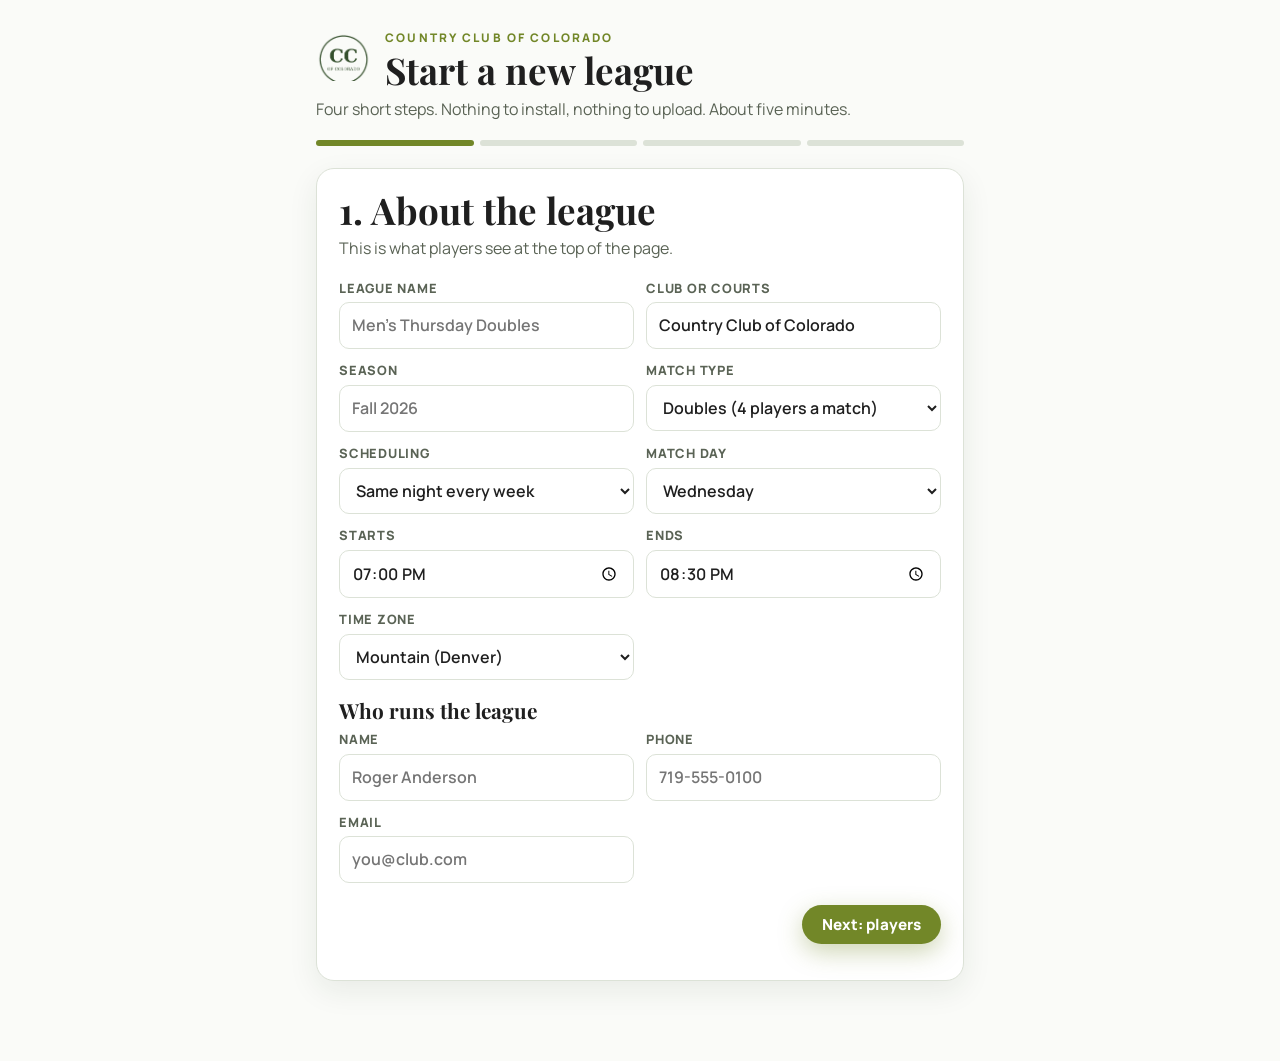
<file: hub/start.html>
<!doctype html>
<html lang="en">
<head>
<meta charset="utf-8">
<meta name="viewport" content="width=device-width,initial-scale=1,viewport-fit=cover">
<title>Start a new league</title>
<meta name="theme-color" content="#344f2c">
<link rel="icon" href="assets/club-logo.png" type="image/png">
<link rel="stylesheet" href="css/style.css">
</head>
<body>
<div class="wiz">
  <div class="wiz-head"><img id="wiz-logo" alt=""><div><span class="eyebrow">Country Club of Colorado</span><h2 style="margin:2px 0 0">Start a new league</h2></div></div>
  <p class="sub" style="color:var(--muted);margin:6px 0 0">Four short steps. Nothing to install, nothing to upload. About five minutes.</p>
  <div class="wiz-steps"><div id="s1"></div><div id="s2"></div><div id="s3"></div><div id="s4"></div></div>

  <!-- 1. the league -->
  <section class="wiz-card" id="step1">
    <h2>1. About the league</h2>
    <p class="sub">This is what players see at the top of the page.</p>
    <div class="form-grid">
      <label class="f">League name<input id="f-name" placeholder="Men's Thursday Doubles" autocomplete="off"></label>
      <label class="f">Club or courts<input id="f-venue" value="Country Club of Colorado" autocomplete="off"></label>
      <label class="f">Season<input id="f-season" placeholder="Fall 2026" autocomplete="off"></label>
      <label class="f">Match type<select id="f-type"><option value="4">Doubles (4 players a match)</option><option value="2">Singles (2 players a match)</option></select></label>
      <label class="f">Scheduling<select id="f-flex"><option value="false">Same night every week</option><option value="true">Flex: players pick any day that week</option></select></label>
      <label class="f" id="wrap-day">Match day<select id="f-day"><option>Monday</option><option>Tuesday</option><option selected>Wednesday</option><option>Thursday</option><option>Friday</option><option>Saturday</option><option>Sunday</option></select></label>
      <label class="f" id="wrap-start">Starts<input type="time" id="f-start" value="19:00"></label>
      <label class="f" id="wrap-end">Ends<input type="time" id="f-end" value="20:30"></label>
      <label class="f">Time zone<select id="f-tz">
        <option value="America/Denver" selected>Mountain (Denver)</option><option value="America/Phoenix">Arizona (Phoenix)</option>
        <option value="America/Chicago">Central (Chicago)</option><option value="America/New_York">Eastern (New York)</option>
        <option value="America/Los_Angeles">Pacific (Los Angeles)</option><option value="America/Anchorage">Alaska</option><option value="Pacific/Honolulu">Hawaii</option>
      </select></label>
    </div>
    <h3 style="margin:20px 0 8px">Who runs the league</h3>
    <div class="form-grid">
      <label class="f">Name<input id="f-org" placeholder="Roger Anderson" autocomplete="off"></label>
      <label class="f">Phone<input id="f-orgphone" type="tel" placeholder="719-555-0100" autocomplete="off"></label>
      <label class="f">Email<input id="f-orgemail" type="email" placeholder="you@club.com" autocomplete="off"></label>
    </div>
    <div class="wiz-nav"><span></span><button class="btn primary" data-next="2">Next: players</button></div>
    <p class="wiz-hint" id="hint1"></p>
  </section>

  <!-- 2. players -->
  <section class="wiz-card hidden" id="step2">
    <h2>2. Who is playing</h2>
    <p class="sub">Phone and email are what make the Text, Call and Email buttons work. Both are optional, but the league is much more useful with them.</p>
    <div class="prow prow-head"><span>Name</span><span>Phone</span><span>Email</span><span>Sub?</span><span></span></div>
    <div id="players"></div>
    <div style="display:flex;gap:8px;flex-wrap:wrap;margin-top:6px">
      <button class="btn soft small" id="add-player">+ Add a player</button>
      <button class="btn soft small" id="add-sub">+ Add a substitute</button>
    </div>
    <p class="wiz-hint" id="hint2"></p>
    <div class="wiz-nav"><button class="btn soft" data-back="1">Back</button><button class="btn primary" data-next="3">Next: schedule</button></div>
  </section>

  <!-- 3. schedule -->
  <section class="wiz-card hidden" id="step3">
    <h2>3. Build the schedule</h2>
    <p class="sub">Pick the first date and how many weeks. Everyone gets about the same number of matches, partners and opponents are mixed, and ball duty is shared evenly.</p>
    <div class="form-grid">
      <label class="f" id="wrap-first">First match date<input type="date" id="f-first"></label>
      <label class="f">Number of weeks<input type="number" id="f-weeks" min="1" max="40" value="12"></label>
      <label class="f" style="grid-column:span 2">Skip these dates (holidays, optional)<input id="f-skip" placeholder="2026-11-25, 2026-12-23" autocomplete="off"></label>
    </div>
    <div style="margin-top:14px;display:flex;gap:8px;flex-wrap:wrap"><button class="btn court" id="build">Build the schedule</button><span class="wiz-hint" id="hint3" style="align-self:center"></span></div>
    <div id="preview" class="wiz-preview hidden"></div>
    <div class="wiz-nav"><button class="btn soft" data-back="2">Back</button><button class="btn primary hidden" id="to4">Next: finish</button></div>
  </section>

  <!-- 4. done -->
  <section class="wiz-card hidden" id="step4">
    <h2>4. Create the league</h2>
    <p class="sub">One press and the league is live. Everyone you send the link to sees the same schedule and scores.</p>
    <div id="summary" class="wiz-preview" style="max-height:none"></div>
    <label class="f" style="margin-top:16px">Captain code (optional)<input id="f-pin" placeholder="Leave blank so anyone can enter scores" autocomplete="off"></label>
    <p class="wiz-hint">With a code, only people who know it can change the roster or schedule. Most leagues leave it blank so anyone can enter a score after their match.</p>
    <div class="wiz-nav"><button class="btn soft" data-back="3">Back</button><button class="btn primary" id="create">Create my league</button></div>
    <p class="wiz-hint" id="hint4"></p>
  </section>

  <!-- done -->
  <section class="wiz-card hidden" id="done">
    <div class="wiz-done-icon">✓</div>
    <h2 style="text-align:center">Your league is live</h2>
    <p class="sub" style="text-align:center">Send this link to your players. Anyone who opens it sees the schedule and can enter scores.</p>
    <div class="wiz-link"><span id="done-link"></span></div>
    <div style="display:flex;gap:8px;flex-wrap:wrap">
      <button class="btn primary" id="copy-link">Copy the link</button>
      <a class="btn court" id="text-players" href="#">Text it to everyone</a>
      <a class="btn soft" id="open-league" href="#">Open the league</a>
    </div>
    <h3 style="margin:22px 0 6px">What to tell your players</h3>
    <div class="wiz-preview" style="max-height:none"><div style="display:block"><span id="msg-preview" style="white-space:pre-wrap"></span></div></div>
    <p class="wiz-hint">Tip: open the link on your phone, then use your browser's Share button and choose <b>Add to Home Screen</b>. It then opens like an app.</p>
    <p class="wiz-hint" style="margin-top:16px">Printable handouts: <a id="print-card" href="print/player-card.html">player card for this league</a> · <a href="print/quick-start.html">starting a league</a> · <a href="print/troubleshooting.html">if something looks wrong</a></p>
    <div class="wiz-nav"><a class="btn soft" href="./">All leagues</a><a class="btn soft" href="start.html">Start another league</a></div>
  </section>
</div>

<div class="toast" id="toast"></div>
<script src="js/hub-boot.js"></script>
<script src="js/generator.js"></script>
<script src="js/wizard.js"></script>
</body>
</html>
</file>
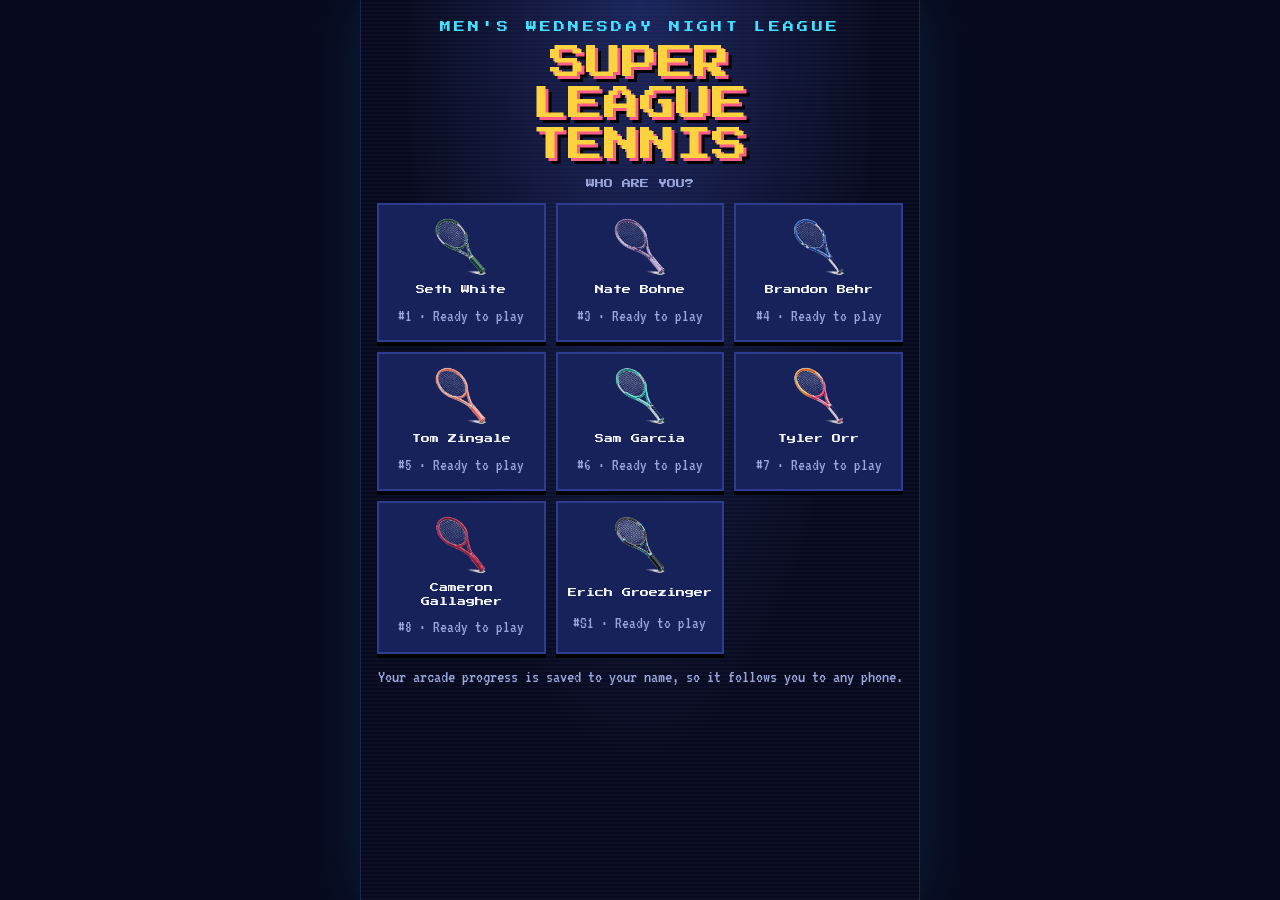
<file: site/arcade.html>
<!doctype html>
<html lang="en">
<head>
<meta charset="utf-8">
<meta name="viewport" content="width=device-width,initial-scale=1,viewport-fit=cover">
<title>League Arcade</title>
<meta name="theme-color" content="#0b1030">
<link rel="icon" href="assets/club-logo.png" type="image/png">
<link rel="preconnect" href="https://fonts.googleapis.com">
<link rel="preconnect" href="https://fonts.gstatic.com" crossorigin>
<link href="https://fonts.googleapis.com/css2?family=Press+Start+2P&family=VT323&display=swap" rel="stylesheet">
<link rel="stylesheet" href="css/arcade.css">
</head>
<body>
<div id="stage">
  <canvas id="cv" aria-label="Tennis court"></canvas>

  <div id="hud" hidden>
    <div class="board" id="board"></div>
    <button class="pause" id="pauseBtn" type="button" aria-label="Pause">II</button>
    <div class="hint" id="hint"></div>
    <div class="rally" id="rallyTag"></div>
    <div class="meter" id="serveMeter" hidden><i id="serveFill"></i><b id="serveSweet"></b></div>
  </div>
  <div id="callout" aria-live="polite"></div>
  <div id="ui"></div>
  <div id="toasts"></div>
</div>

<script src="league-data.js"></script>
<script src="js/arcade.js"></script>
</body>
</html>
</file>
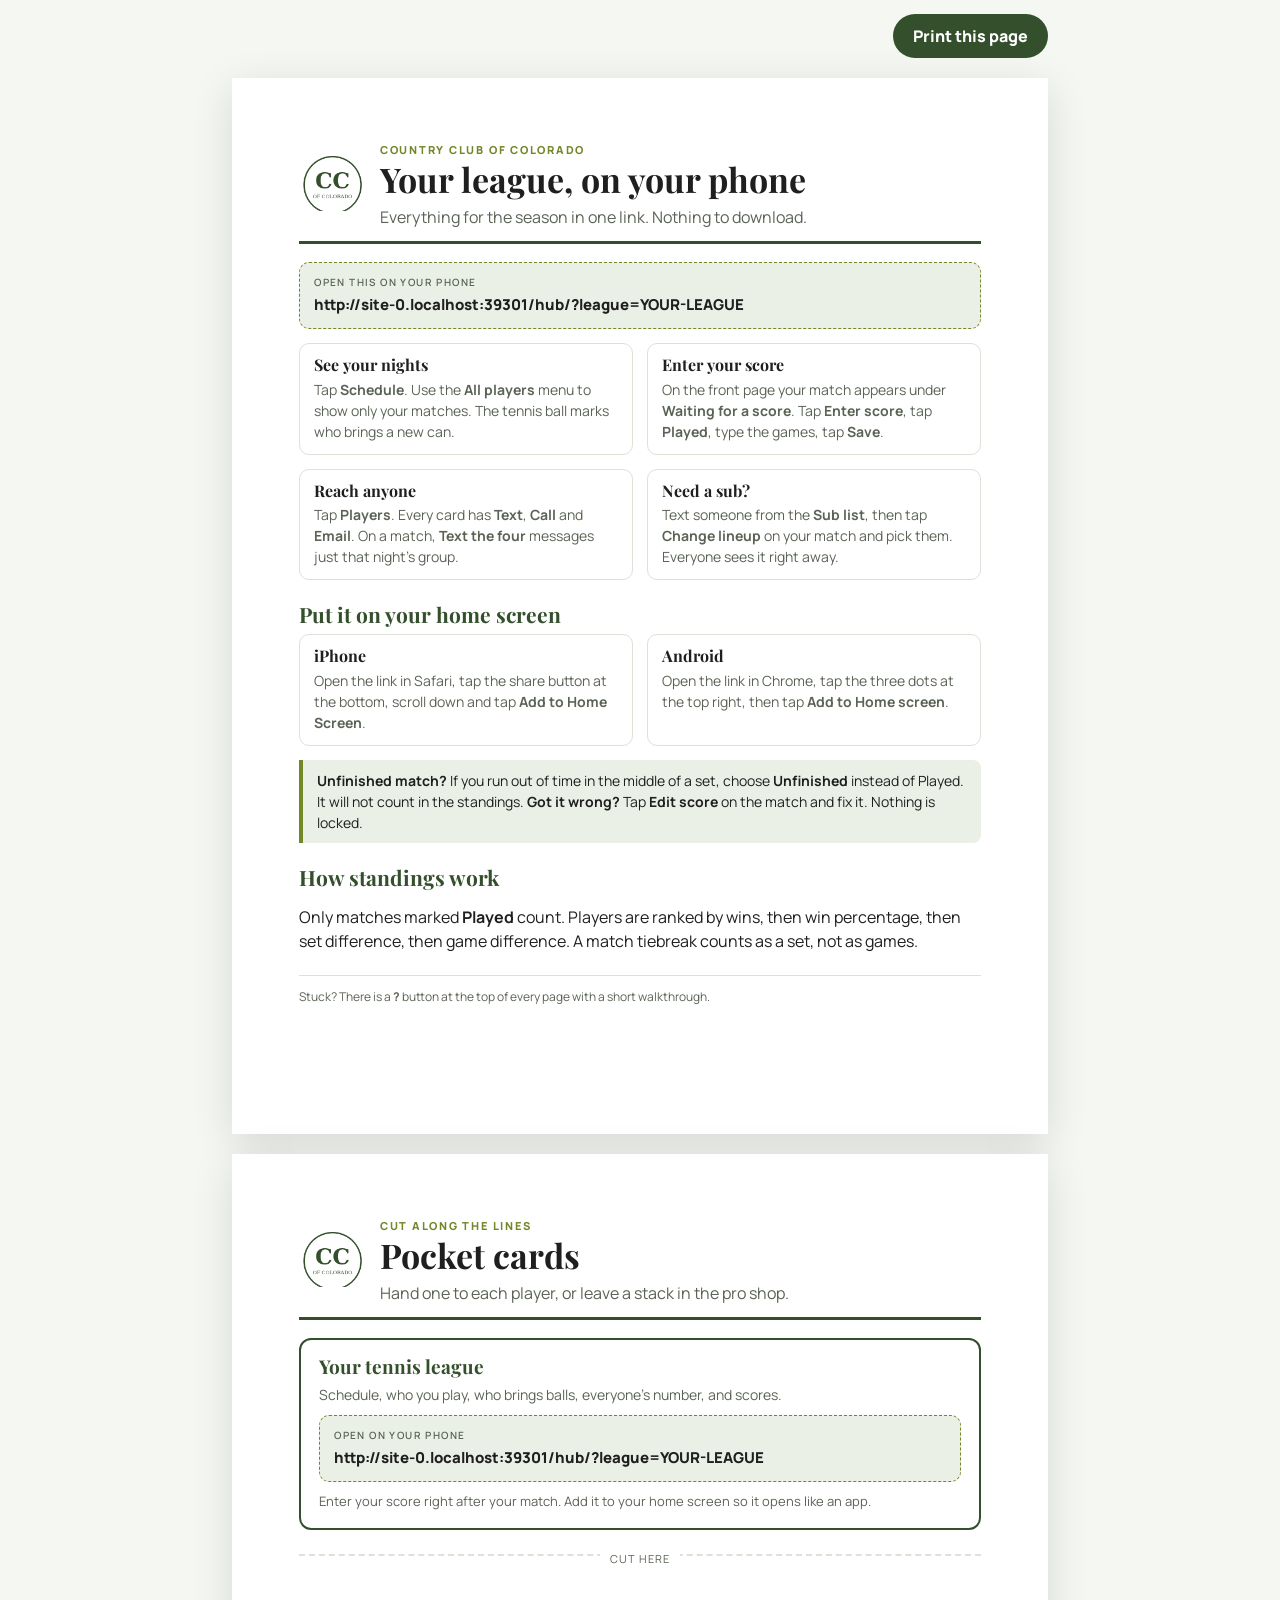
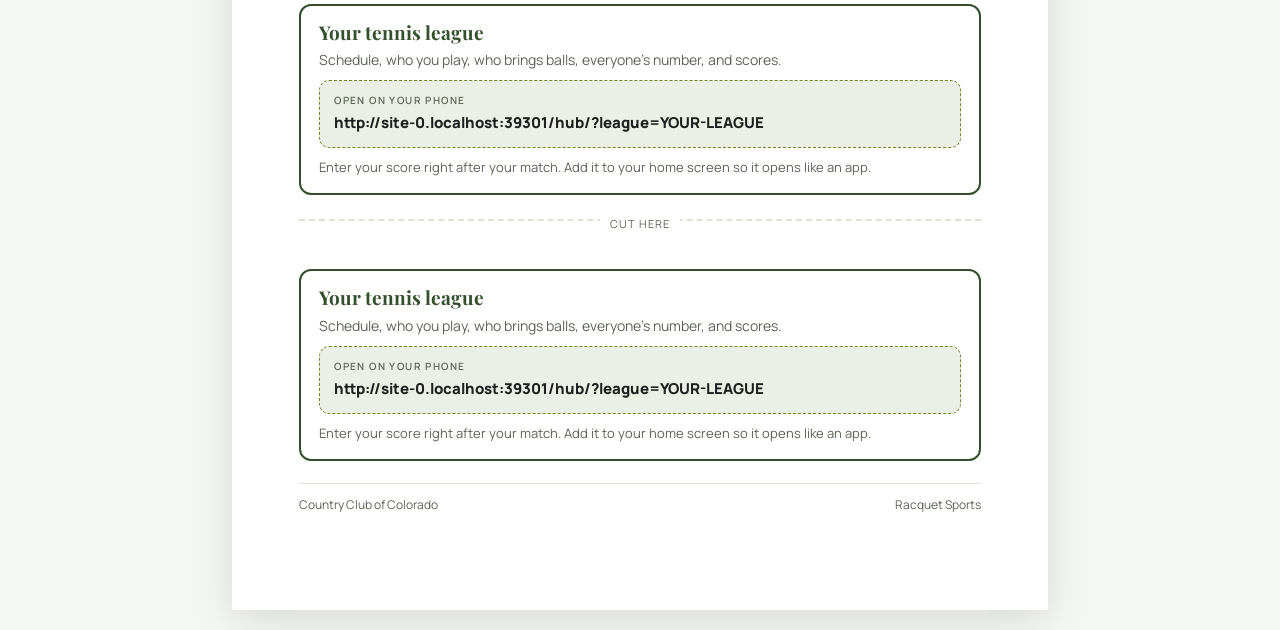
<file: hub/print/player-card.html>
<!doctype html>
<html lang="en">
<head><meta charset="utf-8"><meta name="viewport" content="width=device-width,initial-scale=1">
<title>Player card</title><link rel="stylesheet" href="print.css"></head>
<body>
<div class="print-btn"><button onclick="window.print()">Print this page</button></div>

<div class="sheet">
  <div class="top"><img src="../assets/club-logo.png" alt=""><div><span class="eyebrow">Country Club of Colorado</span><h1>Your league, on your phone</h1><p class="lead">Everything for the season in one link. Nothing to download.</p></div></div>

  <div class="link-box"><small>Open this on your phone</small><span id="league-url">(your league link)</span></div>

  <div class="grid2">
    <div class="box"><h3>See your nights</h3><p>Tap <b>Schedule</b>. Use the <b>All players</b> menu to show only your matches. The tennis ball marks who brings a new can.</p></div>
    <div class="box"><h3>Enter your score</h3><p>On the front page your match appears under <b>Waiting for a score</b>. Tap <b>Enter score</b>, tap <b>Played</b>, type the games, tap <b>Save</b>.</p></div>
    <div class="box"><h3>Reach anyone</h3><p>Tap <b>Players</b>. Every card has <b>Text</b>, <b>Call</b> and <b>Email</b>. On a match, <b>Text the four</b> messages just that night's group.</p></div>
    <div class="box"><h3>Need a sub?</h3><p>Text someone from the <b>Sub list</b>, then tap <b>Change lineup</b> on your match and pick them. Everyone sees it right away.</p></div>
  </div>

  <h2>Put it on your home screen</h2>
  <div class="grid2">
    <div class="box"><h3>iPhone</h3><p>Open the link in Safari, tap the share button at the bottom, scroll down and tap <b>Add to Home Screen</b>.</p></div>
    <div class="box"><h3>Android</h3><p>Open the link in Chrome, tap the three dots at the top right, then tap <b>Add to Home screen</b>.</p></div>
  </div>

  <div class="note"><b>Unfinished match?</b> If you run out of time in the middle of a set, choose <b>Unfinished</b> instead of Played. It will not count in the standings. <b>Got it wrong?</b> Tap <b>Edit score</b> on the match and fix it. Nothing is locked.</div>

  <h2>How standings work</h2>
  <p>Only matches marked <b>Played</b> count. Players are ranked by wins, then win percentage, then set difference, then game difference. A match tiebreak counts as a set, not as games.</p>

  <div class="foot"><span>Stuck? There is a <b>?</b> button at the top of every page with a short walkthrough.</span><span id="foot-contact"></span></div>
</div>

<div class="sheet">
  <div class="top"><img src="../assets/club-logo.png" alt=""><div><span class="eyebrow">Cut along the lines</span><h1>Pocket cards</h1><p class="lead">Hand one to each player, or leave a stack in the pro shop.</p></div></div>

  <div class="card">
    <h3 id="c1-name">Your tennis league</h3>
    <p style="margin:6px 0 10px;color:#5a6355;font-size:14px">Schedule, who you play, who brings balls, everyone's number, and scores.</p>
    <div class="link-box" style="margin:0"><small>Open on your phone</small><span class="league-url"></span></div>
    <p style="margin:10px 0 0;font-size:13px;color:#5a6355">Enter your score right after your match. Add it to your home screen so it opens like an app.</p>
  </div>

  <div class="cut"><span>cut here</span></div>

  <div class="card">
    <h3 id="c2-name">Your tennis league</h3>
    <p style="margin:6px 0 10px;color:#5a6355;font-size:14px">Schedule, who you play, who brings balls, everyone's number, and scores.</p>
    <div class="link-box" style="margin:0"><small>Open on your phone</small><span class="league-url"></span></div>
    <p style="margin:10px 0 0;font-size:13px;color:#5a6355">Enter your score right after your match. Add it to your home screen so it opens like an app.</p>
  </div>

  <div class="cut"><span>cut here</span></div>

  <div class="card">
    <h3 id="c3-name">Your tennis league</h3>
    <p style="margin:6px 0 10px;color:#5a6355;font-size:14px">Schedule, who you play, who brings balls, everyone's number, and scores.</p>
    <div class="link-box" style="margin:0"><small>Open on your phone</small><span class="league-url"></span></div>
    <p style="margin:10px 0 0;font-size:13px;color:#5a6355">Enter your score right after your match. Add it to your home screen so it opens like an app.</p>
  </div>

  <div class="foot"><span>Country Club of Colorado</span><span>Racquet Sports</span></div>
</div>

<script>
  // Pass a league in the address to print a card for it:
  //   player-card.html?league=mens-thursday-doubles
  var params = new URLSearchParams(location.search);
  var slug = (params.get('league') || '').replace(/[^a-z0-9-]/gi, '');
  var base = location.origin + location.pathname.replace(/print\/.*$/, '');
  var url = base + (slug ? '?league=' + slug : '');
  document.getElementById('league-url').textContent = slug ? url : base + '?league=YOUR-LEAGUE';
  Array.prototype.forEach.call(document.querySelectorAll('.league-url'), function (el) { el.textContent = slug ? url : base + '?league=YOUR-LEAGUE'; });
  if (slug) {
    fetch('https://wednesday-night-tennis.higgsfield.app/api/state?league=' + slug, { cache: 'no-store' })
      .then(function (r) { return r.json(); })
      .then(function (b) {
        if (!b.data) return;
        ['c1-name', 'c2-name', 'c3-name'].forEach(function (id) { document.getElementById(id).textContent = b.data.name; });
        document.title = b.data.name + ' player card';
        var o = b.data.organizer || {};
        if (o.name) document.getElementById('foot-contact').textContent = 'Questions: ' + o.name + (o.phone ? ' · ' + o.phone : '');
      }).catch(function () { });
  }
</script>
</body></html>
</file>
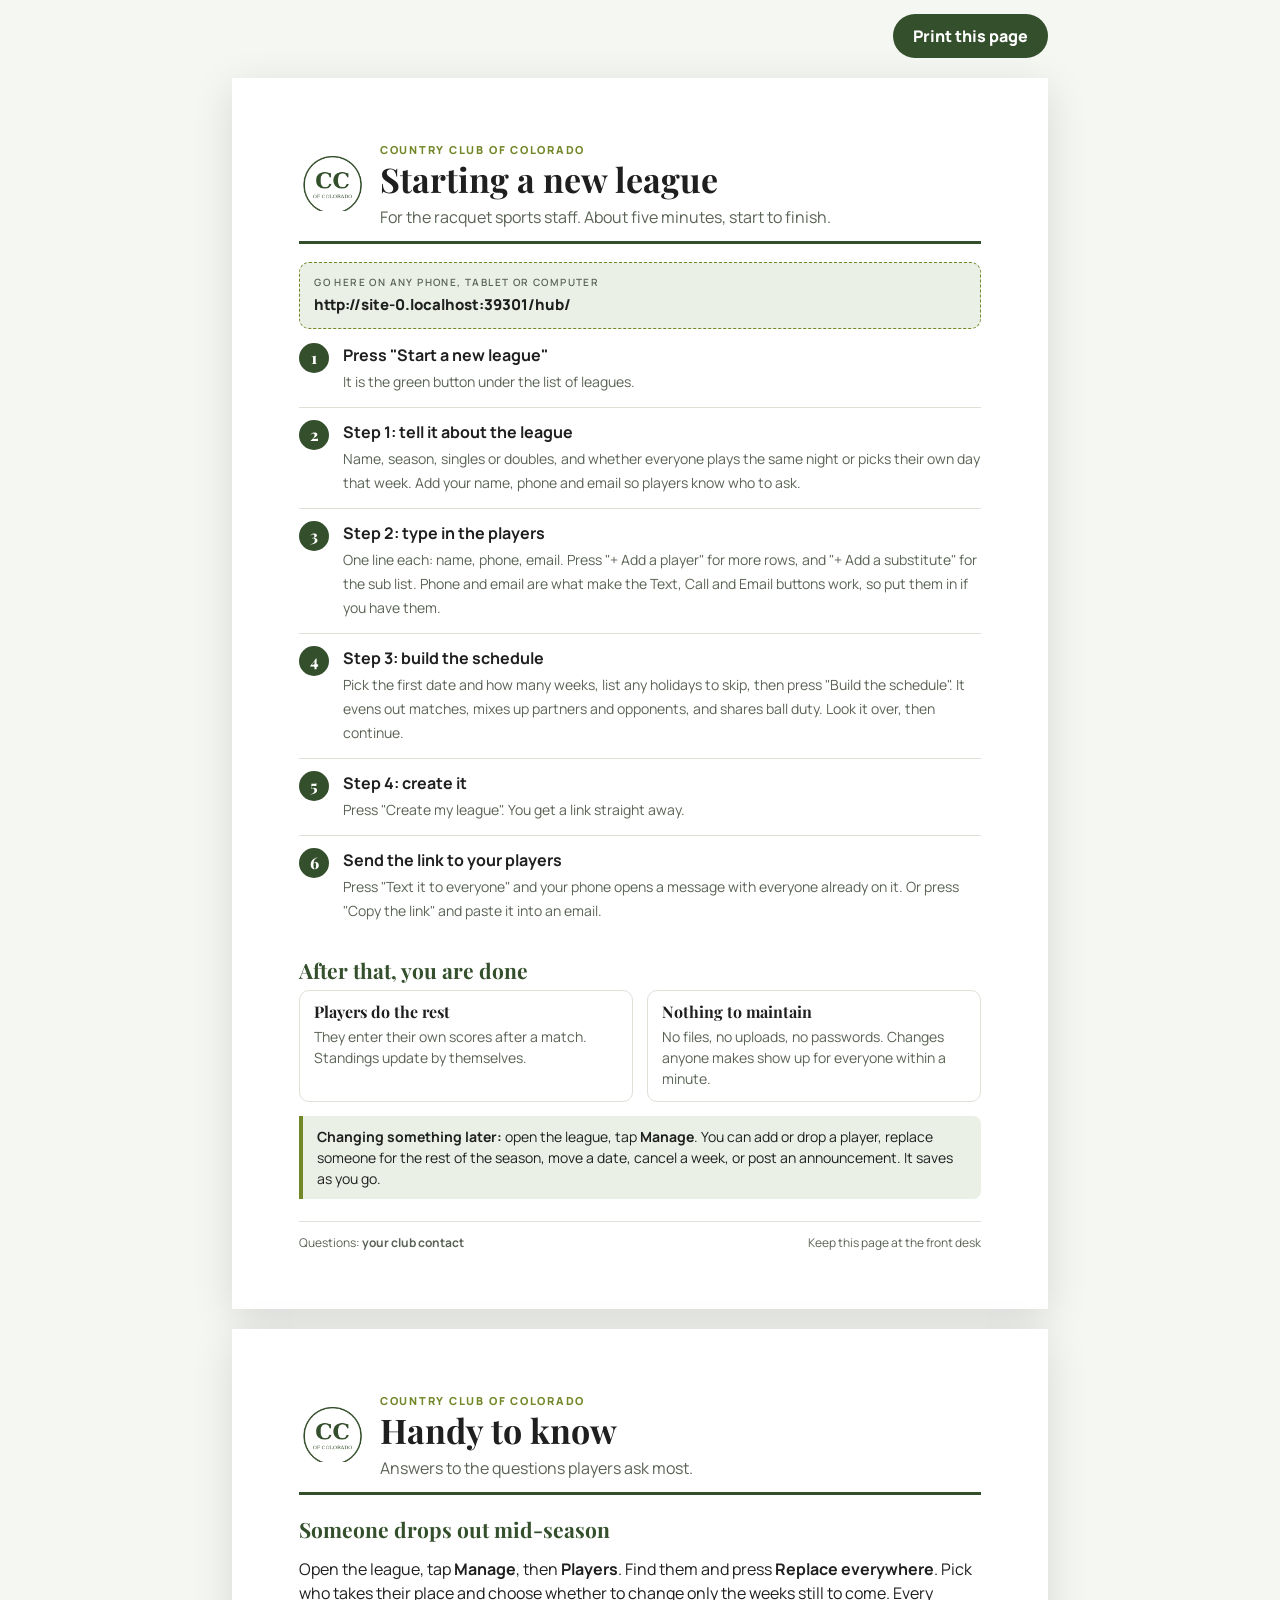
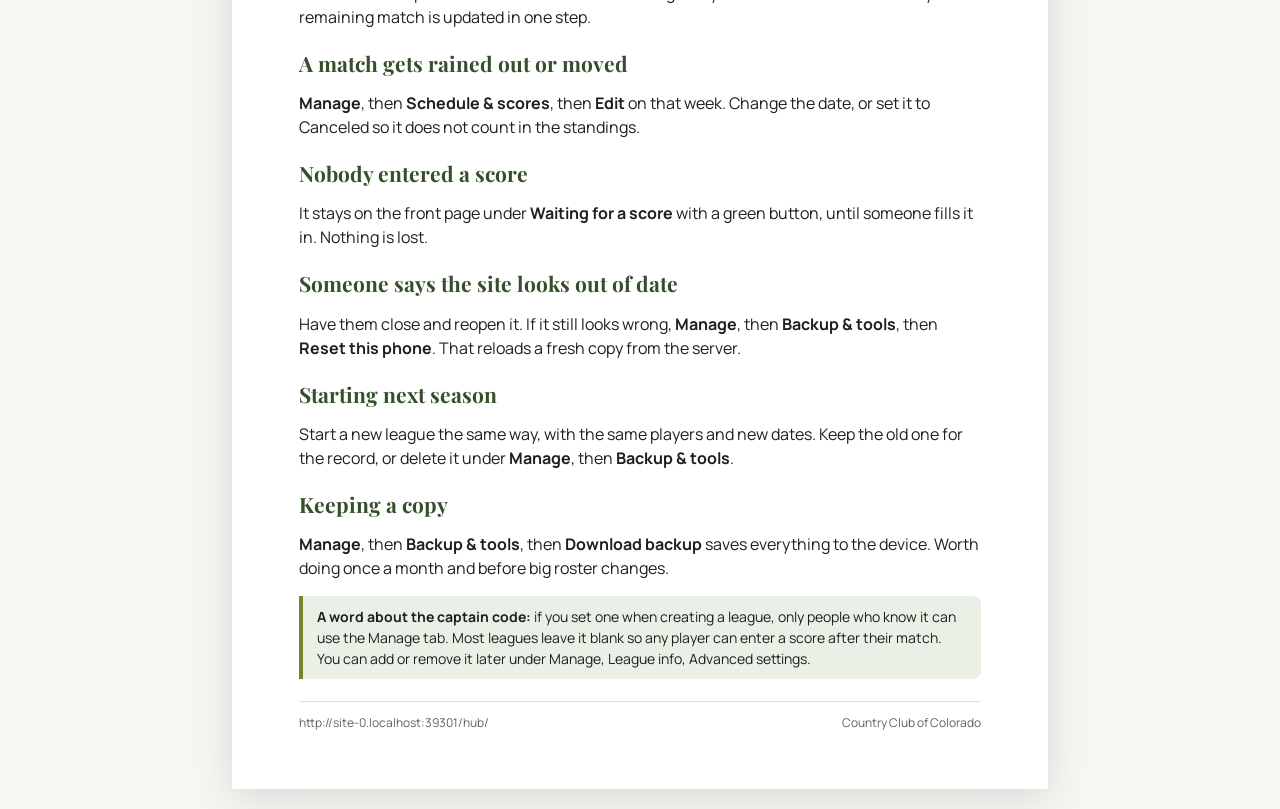
<file: hub/print/quick-start.html>
<!doctype html>
<html lang="en">
<head><meta charset="utf-8"><meta name="viewport" content="width=device-width,initial-scale=1">
<title>Quick start for the pro</title><link rel="stylesheet" href="print.css"></head>
<body>
<div class="print-btn"><button onclick="window.print()">Print this page</button></div>

<div class="sheet">
  <div class="top"><img src="../assets/club-logo.png" alt=""><div><span class="eyebrow">Country Club of Colorado</span><h1>Starting a new league</h1><p class="lead">For the racquet sports staff. About five minutes, start to finish.</p></div></div>

  <div class="link-box"><small>Go here on any phone, tablet or computer</small><span id="hub-url">(your league website address)</span></div>

  <ol class="steps">
    <li><b>Press "Start a new league"</b><span>It is the green button under the list of leagues.</span></li>
    <li><b>Step 1: tell it about the league</b><span>Name, season, singles or doubles, and whether everyone plays the same night or picks their own day that week. Add your name, phone and email so players know who to ask.</span></li>
    <li><b>Step 2: type in the players</b><span>One line each: name, phone, email. Press "+ Add a player" for more rows, and "+ Add a substitute" for the sub list. Phone and email are what make the Text, Call and Email buttons work, so put them in if you have them.</span></li>
    <li><b>Step 3: build the schedule</b><span>Pick the first date and how many weeks, list any holidays to skip, then press "Build the schedule". It evens out matches, mixes up partners and opponents, and shares ball duty. Look it over, then continue.</span></li>
    <li><b>Step 4: create it</b><span>Press "Create my league". You get a link straight away.</span></li>
    <li><b>Send the link to your players</b><span>Press "Text it to everyone" and your phone opens a message with everyone already on it. Or press "Copy the link" and paste it into an email.</span></li>
  </ol>

  <h2>After that, you are done</h2>
  <div class="grid2">
    <div class="box"><h3>Players do the rest</h3><p>They enter their own scores after a match. Standings update by themselves.</p></div>
    <div class="box"><h3>Nothing to maintain</h3><p>No files, no uploads, no passwords. Changes anyone makes show up for everyone within a minute.</p></div>
  </div>

  <div class="note"><b>Changing something later:</b> open the league, tap <b>Manage</b>. You can add or drop a player, replace someone for the rest of the season, move a date, cancel a week, or post an announcement. It saves as you go.</div>

  <div class="foot"><span>Questions: <b id="foot-contact">your club contact</b></span><span>Keep this page at the front desk</span></div>
</div>

<div class="sheet">
  <div class="top"><img src="../assets/club-logo.png" alt=""><div><span class="eyebrow">Country Club of Colorado</span><h1>Handy to know</h1><p class="lead">Answers to the questions players ask most.</p></div></div>

  <h2>Someone drops out mid-season</h2>
  <p>Open the league, tap <b>Manage</b>, then <b>Players</b>. Find them and press <b>Replace everywhere</b>. Pick who takes their place and choose whether to change only the weeks still to come. Every remaining match is updated in one step.</p>

  <h2>A match gets rained out or moved</h2>
  <p><b>Manage</b>, then <b>Schedule &amp; scores</b>, then <b>Edit</b> on that week. Change the date, or set it to Canceled so it does not count in the standings.</p>

  <h2>Nobody entered a score</h2>
  <p>It stays on the front page under <b>Waiting for a score</b> with a green button, until someone fills it in. Nothing is lost.</p>

  <h2>Someone says the site looks out of date</h2>
  <p>Have them close and reopen it. If it still looks wrong, <b>Manage</b>, then <b>Backup &amp; tools</b>, then <b>Reset this phone</b>. That reloads a fresh copy from the server.</p>

  <h2>Starting next season</h2>
  <p>Start a new league the same way, with the same players and new dates. Keep the old one for the record, or delete it under <b>Manage</b>, then <b>Backup &amp; tools</b>.</p>

  <h2>Keeping a copy</h2>
  <p><b>Manage</b>, then <b>Backup &amp; tools</b>, then <b>Download backup</b> saves everything to the device. Worth doing once a month and before big roster changes.</p>

  <div class="note"><b>A word about the captain code:</b> if you set one when creating a league, only people who know it can use the Manage tab. Most leagues leave it blank so any player can enter a score after their match. You can add or remove it later under Manage, League info, Advanced settings.</div>

  <div class="foot"><span id="foot-url2"></span><span>Country Club of Colorado</span></div>
</div>

<script>
  var origin = location.origin + location.pathname.replace(/print\/.*$/, '');
  document.getElementById('hub-url').textContent = origin;
  document.getElementById('foot-url2').textContent = origin;
</script>
</body></html>
</file>
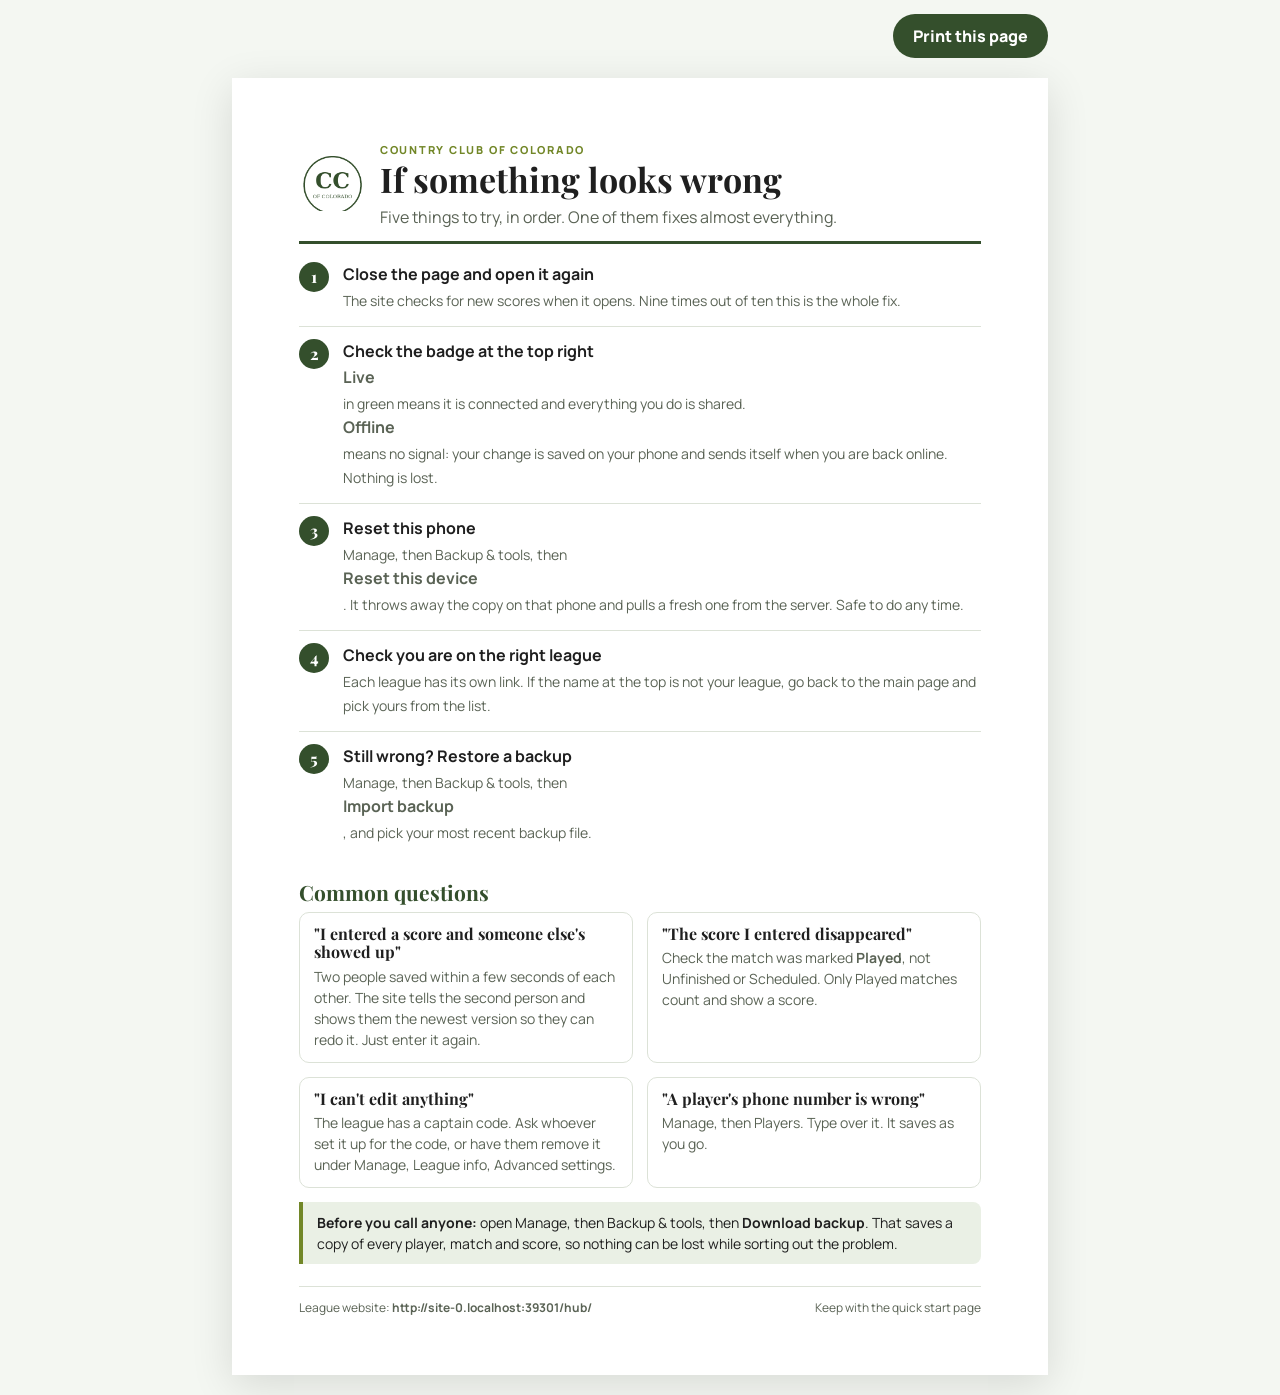
<file: hub/print/troubleshooting.html>
<!doctype html>
<html lang="en">
<head><meta charset="utf-8"><meta name="viewport" content="width=device-width,initial-scale=1">
<title>If something looks wrong</title><link rel="stylesheet" href="print.css"></head>
<body>
<div class="print-btn"><button onclick="window.print()">Print this page</button></div>
<div class="sheet">
  <div class="top"><img src="../assets/club-logo.png" alt=""><div><span class="eyebrow">Country Club of Colorado</span><h1>If something looks wrong</h1><p class="lead">Five things to try, in order. One of them fixes almost everything.</p></div></div>

  <ol class="steps">
    <li><b>Close the page and open it again</b><span>The site checks for new scores when it opens. Nine times out of ten this is the whole fix.</span></li>
    <li><b>Check the badge at the top right</b><span><b>Live</b> in green means it is connected and everything you do is shared. <b>Offline</b> means no signal: your change is saved on your phone and sends itself when you are back online. Nothing is lost.</span></li>
    <li><b>Reset this phone</b><span>Manage, then Backup &amp; tools, then <b>Reset this device</b>. It throws away the copy on that phone and pulls a fresh one from the server. Safe to do any time.</span></li>
    <li><b>Check you are on the right league</b><span>Each league has its own link. If the name at the top is not your league, go back to the main page and pick yours from the list.</span></li>
    <li><b>Still wrong? Restore a backup</b><span>Manage, then Backup &amp; tools, then <b>Import backup</b>, and pick your most recent backup file.</span></li>
  </ol>

  <h2>Common questions</h2>
  <div class="grid2">
    <div class="box"><h3>"I entered a score and someone else's showed up"</h3><p>Two people saved within a few seconds of each other. The site tells the second person and shows them the newest version so they can redo it. Just enter it again.</p></div>
    <div class="box"><h3>"The score I entered disappeared"</h3><p>Check the match was marked <b>Played</b>, not Unfinished or Scheduled. Only Played matches count and show a score.</p></div>
    <div class="box"><h3>"I can't edit anything"</h3><p>The league has a captain code. Ask whoever set it up for the code, or have them remove it under Manage, League info, Advanced settings.</p></div>
    <div class="box"><h3>"A player's phone number is wrong"</h3><p>Manage, then Players. Type over it. It saves as you go.</p></div>
  </div>

  <div class="note"><b>Before you call anyone:</b> open Manage, then Backup &amp; tools, then <b>Download backup</b>. That saves a copy of every player, match and score, so nothing can be lost while sorting out the problem.</div>

  <div class="foot"><span>League website: <b id="hub-url"></b></span><span>Keep with the quick start page</span></div>
</div>
<script>document.getElementById('hub-url').textContent = location.origin + location.pathname.replace(/print\/.*$/, '');</script>
</body></html>
</file>
<file: flex/css/style.css>
/* ============================================================
   League site styles. Tokens first, then layout, then motion.
   ============================================================ */
@import url('https://fonts.googleapis.com/css2?family=Playfair+Display:wght@600;700;800&family=Manrope:wght@400;500;600;700;800&display=swap');

:root{
  /* Country Club of Colorado palette: forest green, olive, paper white, soft gray, charcoal, logo blue */
  --navy:#1f2e1a; --navy-2:#2b3f24; --court:#344f2c; --court-2:#728728;
  --paper:#fafbf8; --card:#ffffff; --ink:#1f1f1f; --muted:#5a6355; --line:#dce2d7; --soft:#eaf0e5;
  --accent:#728728; --accent-2:#5d7020; --accent-ink:#ffffff; --coral:#b8532e; --sky:#2168a0; --gold:#c9a227;
  --radius:18px; --radius-s:12px; --shadow:0 10px 30px rgba(31,46,26,.08); --shadow-2:0 20px 50px rgba(31,46,26,.16);
  --display:'Playfair Display',Georgia,'Times New Roman',serif; --body:'Manrope',system-ui,-apple-system,Segoe UI,Roboto,sans-serif;
  --bar-h:72px; --tab-h:0px;
  color-scheme:light only;
}
*{box-sizing:border-box}
html{scroll-behavior:smooth;-webkit-text-size-adjust:100%}
body{margin:0;background:var(--paper);color:var(--ink);font-family:var(--body);font-size:16px;line-height:1.55;overflow-x:hidden;min-height:100vh}
img{max-width:100%;display:block}
a{color:inherit}
button{font:inherit;color:inherit}
h1,h2,h3,h4{font-family:var(--display);letter-spacing:0;line-height:1.05;margin:0;text-transform:none}
h1{font-size:clamp(2.2rem,6vw,4.4rem);font-weight:700}
h2{font-size:clamp(1.6rem,4vw,2.3rem);font-weight:700}
h3{font-size:1.3rem;font-weight:700}
.eyebrow{font-family:var(--body);text-transform:uppercase;letter-spacing:.18em;font-size:.74rem;font-weight:800;color:var(--court-2)}
.hidden{display:none!important}
.sr-only{position:absolute;width:1px;height:1px;overflow:hidden;clip:rect(0 0 0 0);white-space:nowrap}
.wrap{width:min(1120px,100% - 32px);margin-inline:auto}

/* ---------- top bar: fixed, light, always visible ---------- */
body{padding-top:var(--bar-h)}
.topbar{position:fixed;top:0;left:0;right:0;z-index:50;background:rgba(255,255,255,.96);backdrop-filter:blur(12px);-webkit-backdrop-filter:blur(12px);color:var(--court);border-bottom:1px solid var(--line);box-shadow:0 6px 24px rgba(31,46,26,.08);transition:box-shadow .3s}
.topbar.scrolled{box-shadow:0 10px 30px rgba(31,46,26,.14)}
.topbar .wrap{display:flex;align-items:center;gap:16px;height:var(--bar-h);flex-wrap:wrap;position:relative}
.brand{display:flex;align-items:center;gap:12px;text-decoration:none;min-width:0;height:var(--bar-h)}
.brand .crest{height:50px;width:auto;max-width:70px;object-fit:contain;flex:none}
.brand b{font-family:var(--display);font-size:1.25rem;font-weight:700;color:var(--court);white-space:nowrap;overflow:hidden;text-overflow:ellipsis;display:block;line-height:1.1}
.brand small{display:block;font-size:.66rem;color:var(--court-2);font-weight:800;letter-spacing:.14em;text-transform:uppercase}
.nav{margin-left:auto;display:flex;gap:4px}
.nav a{padding:10px 16px;border-radius:999px;text-decoration:none;font-weight:800;font-size:.95rem;color:var(--court);transition:.25s;white-space:nowrap}
.nav a:hover{background:var(--soft)}
.nav a.active{background:var(--court);color:#fff}
@media (max-width:760px){
  :root{--bar-h:112px}
  .topbar .wrap{height:auto;align-items:stretch;gap:0}
  .brand{height:62px;max-width:calc(100% - 120px)}
  .brand .crest{height:42px}
  .brand b{font-size:1.05rem}
  .nav{margin:0 -16px;padding:0 12px 8px;width:calc(100% + 32px);overflow-x:auto;-webkit-overflow-scrolling:touch;scrollbar-width:none;gap:2px}
  .nav::-webkit-scrollbar{display:none}
  .nav a{padding:8px 10px;font-size:.84rem}
}
@media (max-width:420px){.brand b{font-size:.95rem}}
.tabbar{display:none}

/* help link + live badge */
.nav a.help-link{color:var(--court-2);border:1px solid var(--line)}
.bar-right{display:flex;align-items:center;gap:8px}
.help-btn{width:34px;height:34px;border-radius:50%;border:1px solid var(--line);background:var(--card);color:var(--court-2);font-weight:800;cursor:pointer;display:none}
@media (max-width:760px){.help-btn{display:inline-grid;place-items:center}.nav a.help-link{display:none}}
.sync-badge{display:inline-flex;align-items:center;gap:6px;font-size:.68rem;font-weight:800;letter-spacing:.1em;text-transform:uppercase;border-radius:999px;padding:4px 10px;background:var(--soft);color:var(--muted);white-space:nowrap}
.sync-badge:before{content:"";width:8px;height:8px;border-radius:50%;background:currentColor}
.sync-badge.on{background:#e2f6e8;color:#14683a}
.sync-badge.on:before{animation:pulse 2.4s ease-in-out infinite}
.sync-badge.saving{background:#fff3d6;color:#8a5a00}
.sync-badge.off{background:#ffe3de;color:#9a2b12}
@media (max-width:760px){.bar-right{position:absolute;right:16px;top:14px}}
dialog.help{width:min(680px,94vw)}
dialog.help .inner{max-height:82vh;overflow:auto}
.help-intro{margin:0;color:var(--muted)}
dialog.help details{border:1px solid var(--line);border-radius:12px;margin-bottom:8px;background:var(--card)}
dialog.help summary{cursor:pointer;padding:12px 14px;font-weight:800;list-style:none;display:flex;justify-content:space-between;align-items:center;gap:10px}
dialog.help summary::-webkit-details-marker{display:none}
dialog.help summary:after{content:"+";font-size:1.2rem;color:var(--court-2);flex:none}
dialog.help details[open] summary:after{content:"–"}
dialog.help details>div{padding:0 14px 14px;color:var(--ink);line-height:1.6;animation:pageIn .3s both}
.advanced{margin-top:16px;border:1px dashed var(--line);border-radius:12px;padding:10px 14px}
.advanced summary{cursor:pointer;font-weight:800;color:var(--muted)}

/* ---------- pages ---------- */
.page{display:none;animation:pageIn .45s cubic-bezier(.2,.8,.2,1) both}
.page.active{display:block}
@keyframes pageIn{from{opacity:0;transform:translateY(14px)}to{opacity:1;transform:none}}
section.block{padding:40px 0}
.section-head{display:flex;align-items:end;justify-content:space-between;gap:16px;margin-bottom:18px;flex-wrap:wrap}
.section-head p{margin:4px 0 0;color:var(--muted)}

/* ---------- hero ---------- */
.hero{position:relative;min-height:min(72vh,680px);background:var(--navy);color:#fff;overflow:hidden;display:flex;align-items:flex-end;isolation:isolate}
.hero-media{position:absolute;inset:0;z-index:-3}
.hero-media img,.hero-media video{width:100%;height:100%;object-fit:cover;object-position:center 60%;animation:kenburns 26s ease-in-out infinite alternate;will-change:transform}
.hero-media video{display:none}
.hero.has-video .hero-media video{display:block}
.hero.has-video .hero-media img{display:none}
.hero-haze{position:absolute;inset:0;z-index:-2;background:
  radial-gradient(60% 50% at 20% 10%,rgba(114,135,40,.22),transparent 60%),
  linear-gradient(180deg,rgba(31,46,26,.08) 0%,rgba(31,46,26,.30) 45%,rgba(31,46,26,.92) 100%);
  animation:haze 14s ease-in-out infinite alternate}
.hero-rays{position:absolute;inset:-20%;z-index:-2;background:conic-gradient(from 200deg at 50% -10%,transparent 0 40%,rgba(255,255,255,.07) 42%,transparent 44%,transparent 48%,rgba(255,255,255,.05) 50%,transparent 52%);mix-blend-mode:screen;animation:rays 18s linear infinite;opacity:.9}
.hero-grain{position:absolute;inset:0;z-index:-1;opacity:.08;background-image:url("data:image/svg+xml;utf8,<svg xmlns='http://www.w3.org/2000/svg' width='160' height='160'><filter id='n'><feTurbulence type='fractalNoise' baseFrequency='.9' numOctaves='2' stitchTiles='stitch'/></filter><rect width='100%' height='100%' filter='url(%23n)'/></svg>");pointer-events:none}
.hero-inner{position:relative;padding:90px 0 48px;width:100%}
.hero .eyebrow{color:#dfe8c8;display:inline-flex;align-items:center;gap:10px}
.hero-logo{height:64px;width:auto;margin-bottom:18px;filter:drop-shadow(0 6px 18px rgba(0,0,0,.35))}
.hero h1{margin:8px 0 10px;text-shadow:0 10px 40px rgba(0,0,0,.45)}
.hero h1 span{display:block;color:#dfe8c8;font-style:italic;font-weight:600}
.hero p.lead{max-width:620px;font-size:1.08rem;opacity:.9;margin:0 0 22px}
.hero-actions{display:flex;gap:10px;flex-wrap:wrap}
@media (max-width:760px){.hero-inner{padding-top:70px}.hero-logo{height:52px}}

/* ---------- buttons ---------- */
.btn{display:inline-flex;align-items:center;justify-content:center;gap:8px;border:0;border-radius:999px;padding:12px 20px;font-weight:800;text-decoration:none;cursor:pointer;transition:transform .2s cubic-bezier(.2,.8,.2,1),box-shadow .2s,background .2s;line-height:1;white-space:nowrap;font-size:.95rem;position:relative;overflow:hidden}
.btn:active{transform:scale(.97)}
.btn.primary{background:var(--court-2);color:#fff;box-shadow:0 8px 24px rgba(114,135,40,.35)}
.btn.primary:hover{transform:translateY(-2px);box-shadow:0 14px 30px rgba(114,135,40,.45)}
.btn.ghost{background:rgba(255,255,255,.12);color:#fff;border:1px solid rgba(255,255,255,.25)}
.btn.ghost:hover{background:rgba(255,255,255,.2)}
.btn.soft{background:var(--soft);color:var(--ink)}
.btn.soft:hover{background:var(--line)}
.btn.court{background:var(--court);color:#fff}
.btn.court:hover{background:var(--court-2)}
.btn.danger{background:#ffe6e0;color:#8a2a10}
.btn.small{padding:8px 14px;font-size:.85rem}
.btn.icon{width:40px;height:40px;padding:0;border-radius:50%}
.btn svg{width:18px;height:18px;flex:none}
.btn .ripple{position:absolute;border-radius:50%;transform:scale(0);background:rgba(255,255,255,.5);animation:ripple .6s ease-out forwards;pointer-events:none}
@keyframes ripple{to{transform:scale(3);opacity:0}}

/* ---------- cards ---------- */
.card{background:var(--card);border:1px solid var(--line);border-radius:var(--radius);box-shadow:var(--shadow);padding:20px;position:relative}
.card.tilt{transform-style:preserve-3d;transition:transform .35s cubic-bezier(.2,.8,.2,1),box-shadow .35s;will-change:transform}
.card.tilt:hover{box-shadow:var(--shadow-2)}
.grid{display:grid;gap:16px}
.grid.cols-3{grid-template-columns:repeat(auto-fill,minmax(260px,1fr))}
.grid.cols-2{grid-template-columns:repeat(auto-fill,minmax(320px,1fr))}
.pill{display:inline-flex;align-items:center;gap:6px;border-radius:999px;padding:4px 10px;font-size:.75rem;font-weight:800;letter-spacing:.04em;text-transform:uppercase;background:var(--soft);color:var(--muted)}
.pill.played{background:#e2f6e8;color:#14683a}
.pill.unfinished{background:#fff3d6;color:#8a5a00}
.pill.canceled{background:#ffe3de;color:#9a2b12}
.pill.rescheduled{background:#e2efff;color:#0d4a8f}
.pill.next{background:var(--court-2);color:#fff}
.pill.today{background:var(--coral);color:#fff}

/* ---------- 3D spinning racquet avatar ---------- */
.avatar{--size:64px;width:var(--size);height:var(--size);position:relative;perspective:600px;flex:none;display:grid;place-items:center}
.avatar .ring{position:absolute;inset:0;border-radius:50%;background:conic-gradient(from 0deg,var(--court-2),var(--court),var(--gold),var(--court-2));-webkit-mask:radial-gradient(circle,transparent 62%,#000 64%,#000 72%,transparent 74%);mask:radial-gradient(circle,transparent 62%,#000 64%,#000 72%,transparent 74%);animation:ringRot 9s linear infinite;opacity:.9}
.avatar .ring.two{inset:-7%;-webkit-mask:radial-gradient(circle,transparent 78%,#000 80%,#000 84%,transparent 86%);mask:radial-gradient(circle,transparent 78%,#000 80%,#000 84%,transparent 86%);animation-direction:reverse;animation-duration:14s;opacity:.55}
.avatar .disc{position:absolute;inset:8%;border-radius:50%;background:radial-gradient(circle at 35% 30%,#fff,var(--soft) 60%,var(--line));box-shadow:inset 0 -6px 14px rgba(0,0,0,.08)}
.avatar .spin{position:relative;width:74%;height:74%;transform-style:preserve-3d;animation:racquetSpin var(--spin-time,7s) cubic-bezier(.45,.05,.55,.95) infinite;animation-delay:var(--delay,0s)}
.avatar .spin img{width:100%;height:100%;object-fit:contain;filter:drop-shadow(0 8px 8px rgba(0,0,0,.3));backface-visibility:visible}
.avatar .orb{position:absolute;inset:0;animation:orbit var(--orbit-time,4.5s) linear infinite;animation-delay:var(--delay,0s);pointer-events:none}
.avatar .orb i{position:absolute;left:50%;top:-6%;width:22%;height:22%;margin-left:-11%;border-radius:50%;background:url('../assets/ball-fallback.webp') center/cover;box-shadow:0 3px 6px rgba(0,0,0,.35);animation:ballSpin 2s linear infinite}
.avatar .orb i.remote{background-image:var(--ball-img)}
.avatar:hover .spin,.avatar.burst .spin{animation-duration:1.4s}
.avatar:hover .orb,.avatar.burst .orb{animation-duration:1.2s}
.avatar.large{--size:120px}
.avatar.xl{--size:170px}
.avatar.small{--size:40px}
.avatar.small .ring.two,.avatar.small .orb{display:none}

/* ---------- spinning tennis ball chip ---------- */
.ball{display:inline-grid;place-items:center;width:22px;height:22px;vertical-align:middle;filter:drop-shadow(0 2px 3px rgba(0,0,0,.3))}
.ball img{width:100%;height:100%;animation:ballSpin 3.2s linear infinite}
.ball.lg{width:54px;height:54px}
.ball.bounce{animation:bounce 1.6s cubic-bezier(.3,0,.7,1) infinite}
.balls-chip{display:inline-flex;align-items:center;gap:8px;background:var(--soft);border:1px solid var(--line);border-radius:999px;padding:5px 12px 5px 6px;font-weight:700;font-size:.85rem;color:var(--court)}

/* ---------- match cards ---------- */
.match{display:grid;grid-template-columns:78px 1fr;gap:16px;align-items:start}
.match .date{text-align:center;background:var(--soft);border-radius:var(--radius-s);padding:10px 6px;line-height:1.05}
.match .date .mon{font-family:var(--display);font-size:.9rem;letter-spacing:.14em;color:var(--muted);text-transform:uppercase}
.match .date .day{font-family:var(--display);font-size:2.1rem;font-weight:800}
.match .date .dow{font-size:.72rem;color:var(--muted);font-weight:700;margin-top:2px}
.match .date .time{font-size:.72rem;color:var(--muted);font-weight:600}
.match.next .date{background:var(--court);color:#fff}
.match.next .date .mon,.match.next .date .dow,.match.next .date .time{color:#dfe8c8}
.match .teams{display:grid;grid-template-columns:1fr auto 1fr;gap:10px;align-items:center}
.team{display:flex;flex-direction:column;gap:8px;min-width:0}
.player-line{display:flex;align-items:center;gap:8px;min-width:0}
.player-line .name{font-weight:700;white-space:nowrap;overflow:hidden;text-overflow:ellipsis;font-size:.95rem}
.player-line .num{font-family:var(--display);color:var(--muted);font-weight:700}
.vs{font-family:var(--display);font-weight:800;color:var(--muted);font-size:1.1rem;text-align:center}
.score{font-family:var(--display);font-weight:800;font-size:1.6rem;display:flex;gap:10px;align-items:center;flex-wrap:wrap}
.score .set{background:var(--soft);border-radius:10px;padding:2px 10px;display:inline-flex;gap:6px;align-items:center}
.score .set.won{background:var(--court);color:#fff}
.score .tb{font-size:.7rem;font-weight:700;letter-spacing:.1em;opacity:.7}
.match-meta{display:flex;gap:10px;flex-wrap:wrap;align-items:center;margin-top:10px;font-size:.85rem;color:var(--muted)}
.match-actions{display:flex;gap:8px;flex-wrap:wrap;margin-top:12px}
.month-label{font-family:var(--body);font-size:.85rem;font-weight:800;letter-spacing:.16em;margin:26px 0 10px;color:var(--court-2);text-transform:uppercase;display:flex;align-items:center;gap:12px}
.month-label:after{content:"";flex:1;height:1px;background:var(--line)}
@media (max-width:560px){.match{grid-template-columns:64px 1fr;gap:12px}.match .date .day{font-size:1.7rem}.match .teams{grid-template-columns:1fr;gap:6px}.vs{text-align:left;padding-left:44px;font-size:.9rem}}

/* compact match rows (home: waiting for a score, recent results) */
.crow{display:grid;grid-template-columns:auto 1fr auto;gap:14px;align-items:center;background:var(--card);border:1px solid var(--line);border-radius:14px;padding:10px 14px;margin-bottom:8px;box-shadow:var(--shadow)}
.crow.pending{border-color:var(--court-2);background:linear-gradient(90deg,#f6f9ee,var(--card) 40%)}
.crow-date{text-align:center;min-width:56px}
.crow-date b{display:block;font-family:var(--display);font-size:1.05rem;line-height:1.1}
.crow-date small{color:var(--muted);font-weight:700;font-size:.7rem;text-transform:uppercase}
.crow-teams{display:flex;align-items:center;gap:10px;flex-wrap:wrap;min-width:0}
.crow-team{display:flex;gap:8px;flex-wrap:wrap;align-items:center}
.crow-team.won .name{color:var(--court);font-weight:800}
.crow-teams .vs{font-size:.8rem}
.crow-right{display:flex;align-items:center;gap:10px;flex-wrap:wrap;justify-content:flex-end}
.crow-right .score{font-size:1.1rem}
.pill.needs{background:var(--court-2);color:#fff;animation:pulseSoft 2.2s ease-in-out infinite}
@keyframes pulseSoft{0%,100%{box-shadow:0 0 0 0 rgba(114,135,40,.45)}50%{box-shadow:0 0 0 6px rgba(114,135,40,0)}}
@media (max-width:640px){.crow{grid-template-columns:auto 1fr}.crow-right{grid-column:1/-1;justify-content:flex-start}}

/* filters */
.filters{display:flex;gap:8px;flex-wrap:wrap;margin-bottom:6px}
.chip{border:1px solid var(--line);background:var(--card);border-radius:999px;padding:8px 14px;font-weight:700;font-size:.85rem;cursor:pointer;transition:.2s}
.chip.on,.chip:hover{background:var(--ink);color:var(--paper);border-color:var(--ink)}
select.chip{appearance:none;-webkit-appearance:none;padding-right:28px;background-image:url("data:image/svg+xml;utf8,<svg xmlns='http://www.w3.org/2000/svg' width='12' height='8'><path d='M1 1l5 5 5-5' fill='none' stroke='%23666' stroke-width='2'/></svg>");background-repeat:no-repeat;background-position:right 10px center}

/* calendar grid */
.cal{display:grid;grid-template-columns:repeat(7,1fr);gap:4px}
.cal .dow{font-size:.7rem;text-align:center;color:var(--muted);font-weight:800;padding:4px 0;text-transform:uppercase;letter-spacing:.08em}
.cal .d{aspect-ratio:1;border-radius:10px;background:var(--soft);display:grid;place-items:center;font-weight:700;font-size:.85rem;position:relative;color:var(--muted)}
.cal .d.blank{background:transparent}
.cal .d.has{background:var(--court);color:#fff;cursor:pointer;box-shadow:0 6px 14px rgba(29,92,69,.35);transition:transform .2s}
.cal .d.has:hover{transform:translateY(-2px) scale(1.04)}
.cal .d.has.played{background:var(--navy-2)}
.cal .d.has.canceled{background:#a33a22;text-decoration:line-through}
.cal .d.today{outline:2px solid var(--coral);outline-offset:2px}
.cal .d.has i{position:absolute;right:4px;top:4px;width:8px;height:8px;border-radius:50%;background:var(--gold);animation:pulse 2s ease-in-out infinite}
.cal-month{margin-bottom:22px}
.cal-month h3{margin-bottom:10px}

/* ---------- players ---------- */
.player-card{display:flex;flex-direction:column;align-items:center;text-align:center;gap:10px;padding-top:26px;overflow:hidden}
.player-card:before{content:"";position:absolute;inset:0 0 auto 0;height:86px;background:linear-gradient(135deg,var(--court),var(--court-2));z-index:0;opacity:.95}
.player-card .avatar{z-index:1;margin-top:8px}
.player-card h3{font-size:1.5rem;z-index:1}
.player-card .num-badge{font-family:var(--display);font-size:.8rem;letter-spacing:.14em;color:var(--muted)}
.player-card .contact{display:flex;gap:8px;justify-content:center;flex-wrap:wrap;z-index:1}
.player-card .contact .btn{padding:9px 14px;font-size:.82rem}
.player-card .stat-row{display:flex;gap:14px;justify-content:center;font-size:.8rem;color:var(--muted);z-index:1}
.player-card .stat-row b{color:var(--ink);font-size:1rem;display:block;font-family:var(--display);font-size:1.3rem}
.player-card .sub-badge{position:absolute;top:12px;right:12px;z-index:1}
.player-card .weeks{font-size:.78rem;color:var(--muted);z-index:1}
.group-actions{display:flex;gap:10px;flex-wrap:wrap;margin-bottom:18px}

/* ---------- standings ---------- */
.table{width:100%;border-collapse:separate;border-spacing:0 8px}
.table th{text-align:left;font-size:.72rem;letter-spacing:.12em;text-transform:uppercase;color:var(--muted);padding:0 12px;font-weight:800}
.table td{background:var(--card);padding:10px 12px;border-top:1px solid var(--line);border-bottom:1px solid var(--line);vertical-align:middle}
.table td:first-child{border-left:1px solid var(--line);border-radius:14px 0 0 14px}
.table td:last-child{border-right:1px solid var(--line);border-radius:0 14px 14px 0}
.table tr.rank-1 td{background:linear-gradient(90deg,#fffbe0,var(--card) 60%)}
.rank{font-family:var(--display);font-weight:800;font-size:1.5rem;color:var(--muted);width:36px}
.rank-1 .rank{color:#b8860b}
.rank-2 .rank{color:#8a8a8a}
.rank-3 .rank{color:#a0522d}
.who{display:flex;align-items:center;gap:10px;font-weight:800}
.bar{height:6px;border-radius:99px;background:var(--soft);overflow:hidden;min-width:80px}
.bar i{display:block;height:100%;width:0;background:linear-gradient(90deg,var(--court),var(--court-2));border-radius:99px;transition:width 1.2s cubic-bezier(.2,.8,.2,1)}
.form{display:flex;gap:4px}
.form i{width:10px;height:10px;border-radius:50%;background:var(--line)}
.form i.w{background:#2ecc71}.form i.l{background:#ff6b4a}
.num-cell{font-family:var(--display);font-size:1.25rem;font-weight:800}
@media (max-width:640px){.table .hide-m{display:none}}

/* stat tiles */
.tiles{display:grid;grid-template-columns:repeat(auto-fit,minmax(150px,1fr));gap:12px}
.tile{background:var(--card);border:1px solid var(--line);border-radius:var(--radius-s);padding:14px 16px}
.tile b{display:block;font-family:var(--display);font-size:2rem;font-weight:800;line-height:1}
.tile span{font-size:.78rem;color:var(--muted);font-weight:700;text-transform:uppercase;letter-spacing:.08em}

/* ---------- home spotlight ---------- */
.spotlight{display:grid;grid-template-columns:1.2fr .8fr;gap:16px}
@media (max-width:820px){.spotlight{grid-template-columns:1fr}}
.countdown{display:flex;gap:10px}
.countdown div{background:var(--court);color:#fff;border-radius:12px;padding:10px 12px;min-width:64px;text-align:center}
.countdown b{display:block;font-family:var(--display);font-size:1.9rem;font-weight:800;line-height:1}
.countdown span{font-size:.65rem;letter-spacing:.12em;text-transform:uppercase;opacity:.7}
.announce{border-left:4px solid var(--court-2);padding:10px 14px;background:var(--soft);border-radius:0 12px 12px 0;margin-bottom:10px}
.announce small{color:var(--muted);font-weight:700}

/* ---------- forms / manage ---------- */
.form-grid{display:grid;gap:12px;grid-template-columns:repeat(auto-fit,minmax(200px,1fr))}
label.f{display:flex;flex-direction:column;gap:4px;font-size:.8rem;font-weight:800;color:var(--muted);text-transform:uppercase;letter-spacing:.06em}
label.f input,label.f select,label.f textarea{font:inherit;font-size:1rem;font-weight:600;color:var(--ink);background:var(--card);border:1px solid var(--line);border-radius:10px;padding:10px 12px;text-transform:none;letter-spacing:0}
label.f input:focus,label.f select:focus,label.f textarea:focus{outline:2px solid var(--court-2);border-color:transparent}
label.f.inline{flex-direction:row;align-items:center;gap:8px}
label.f.inline input[type=checkbox]{width:20px;height:20px}
.manage-tabs{display:flex;gap:8px;flex-wrap:wrap;margin:16px 0}
.row-edit{display:grid;grid-template-columns:auto 1fr;gap:12px;align-items:center;padding:12px;border:1px solid var(--line);border-radius:14px;background:var(--card);margin-bottom:10px}
.row-edit .fields{display:grid;gap:8px;grid-template-columns:repeat(auto-fit,minmax(140px,1fr))}
.row-edit .fields input,.row-edit .fields select{width:100%}
.row-edit .tools{grid-column:1/-1;display:flex;gap:8px;flex-wrap:wrap;justify-content:flex-end}
.set-rows{display:flex;flex-direction:column;gap:8px}
.set-row{display:grid;grid-template-columns:1fr 64px 20px 64px auto;gap:8px;align-items:center}
.set-row input{text-align:center;font-family:var(--display);font-size:1.4rem;font-weight:800;padding:6px}
.warn{background:#fff3d6;color:#7a4e00;border-radius:10px;padding:10px 12px;font-size:.9rem;margin-top:8px}
.ok{background:#e2f6e8;color:#14683a;border-radius:10px;padding:10px 12px;font-size:.9rem;margin-top:8px}
.avatar-picker{display:flex;gap:6px;flex-wrap:wrap}
.avatar-picker button{width:44px;height:44px;border-radius:50%;border:2px solid var(--line);background:var(--soft);padding:4px;cursor:pointer}
.avatar-picker button.on{border-color:var(--court-2);box-shadow:0 0 0 3px rgba(114,135,40,.3)}
.avatar-picker button img{width:100%;height:100%;object-fit:contain}
.status-choice{display:flex;gap:6px;flex-wrap:wrap}
.status-choice button{border:1px solid var(--line);background:var(--card);border-radius:999px;padding:8px 12px;font-weight:800;font-size:.82rem;cursor:pointer}
.status-choice button[aria-pressed=true]{background:var(--ink);color:var(--paper);border-color:var(--ink)}
.savebar{position:sticky;bottom:12px;z-index:40;background:var(--court);color:#fff;border-radius:14px;padding:10px 14px;display:flex;gap:10px;align-items:center;flex-wrap:wrap;box-shadow:var(--shadow-2);margin-top:20px}
@media (min-width:761px){.savebar{bottom:12px}}
.savebar .status{flex:1;font-size:.85rem;opacity:.85;min-width:160px}
.banner{background:var(--court-2);color:#fff;padding:10px 16px;font-weight:700;display:flex;gap:12px;align-items:center;justify-content:center;flex-wrap:wrap;text-align:center}
.toast{position:fixed;left:50%;bottom:24px;transform:translateX(-50%) translateY(20px);background:var(--ink);color:var(--paper);padding:12px 18px;border-radius:999px;font-weight:700;opacity:0;transition:.3s;z-index:100;pointer-events:none;box-shadow:var(--shadow-2);max-width:90vw;text-align:center}
.toast.show{opacity:1;transform:translateX(-50%)}
@media (min-width:761px){.toast{bottom:24px}}

/* ---------- modal ---------- */
dialog.modal{border:0;border-radius:22px;padding:0;background:var(--card);color:var(--ink);width:min(560px,94vw);box-shadow:var(--shadow-2);animation:popIn .35s cubic-bezier(.2,.9,.3,1.2)}
dialog.modal::backdrop{background:rgba(10,20,36,.6);backdrop-filter:blur(4px)}
dialog.modal .inner{padding:22px}
dialog.modal .head{display:flex;justify-content:space-between;align-items:center;margin-bottom:12px}
dialog.modal .head button{border:0;background:var(--soft);width:36px;height:36px;border-radius:50%;cursor:pointer;font-size:1.2rem}
@keyframes popIn{from{opacity:0;transform:translateY(20px) scale(.96)}to{opacity:1;transform:none}}

/* ---------- footer ---------- */
footer{padding:40px 0 30px;color:var(--muted);font-size:.85rem;text-align:center}
footer .foot-logo{height:56px;width:auto;margin:0 auto 12px;display:block}
footer a{color:inherit}

/* ---------- reveal on scroll ---------- */
.reveal{opacity:0;transform:translateY(22px);transition:opacity .7s cubic-bezier(.2,.8,.2,1),transform .7s cubic-bezier(.2,.8,.2,1)}
.reveal.in{opacity:1;transform:none}

/* ---------- keyframes ---------- */
@keyframes racquetSpin{0%{transform:rotateY(0) rotateZ(-8deg) rotateX(8deg)}50%{transform:rotateY(180deg) rotateZ(8deg) rotateX(-6deg)}100%{transform:rotateY(360deg) rotateZ(-8deg) rotateX(8deg)}}
@keyframes ringRot{to{transform:rotate(360deg)}}
@keyframes orbit{to{transform:rotate(360deg)}}
@keyframes ballSpin{to{transform:rotate(360deg)}}
@keyframes bob{0%,100%{transform:translateY(0) rotate(-4deg)}50%{transform:translateY(-22px) rotate(6deg)}}
@keyframes bounce{0%,100%{transform:translateY(0) scale(1,1)}45%{transform:translateY(-10px) scale(.96,1.06)}55%{transform:translateY(-10px) scale(.96,1.06)}90%{transform:translateY(0) scale(1.08,.92)}}
@keyframes kenburns{from{transform:scale(1.04) translate(0,0)}to{transform:scale(1.14) translate(-1.5%,-2%)}}
@keyframes haze{from{opacity:.9;transform:translateX(-1%)}to{opacity:1;transform:translateX(1%)}}
@keyframes rays{to{transform:rotate(360deg)}}
@keyframes pulse{0%,100%{transform:scale(1);opacity:1}50%{transform:scale(1.5);opacity:.6}}
@keyframes crestPulse{0%,100%{transform:rotate(-3deg)}50%{transform:rotate(3deg) scale(1.04)}}

@media (prefers-reduced-motion:reduce){
  *,*:before,*:after{animation-duration:.001s!important;animation-iteration-count:1!important;transition-duration:.001s!important}
  .reveal{opacity:1;transform:none}
}
@media print{.topbar,.hero-media,.savebar,.match-actions,.group-actions{display:none!important}.page{display:block!important}body{padding-top:0}}
</file>
<file: hub/css/style.css>
/* ============================================================
   League site styles. Tokens first, then layout, then motion.
   ============================================================ */
@import url('https://fonts.googleapis.com/css2?family=Playfair+Display:wght@600;700;800&family=Manrope:wght@400;500;600;700;800&display=swap');

:root{
  /* Country Club of Colorado palette: forest green, olive, paper white, soft gray, charcoal, logo blue */
  --navy:#1f2e1a; --navy-2:#2b3f24; --court:#344f2c; --court-2:#728728;
  --paper:#fafbf8; --card:#ffffff; --ink:#1f1f1f; --muted:#5a6355; --line:#dce2d7; --soft:#eaf0e5;
  --accent:#728728; --accent-2:#5d7020; --accent-ink:#ffffff; --coral:#b8532e; --sky:#2168a0; --gold:#c9a227;
  --radius:18px; --radius-s:12px; --shadow:0 10px 30px rgba(31,46,26,.08); --shadow-2:0 20px 50px rgba(31,46,26,.16);
  --display:'Playfair Display',Georgia,'Times New Roman',serif; --body:'Manrope',system-ui,-apple-system,Segoe UI,Roboto,sans-serif;
  --bar-h:72px; --tab-h:0px;
  color-scheme:light only;
}
*{box-sizing:border-box}
html{scroll-behavior:smooth;-webkit-text-size-adjust:100%}
body{margin:0;background:var(--paper);color:var(--ink);font-family:var(--body);font-size:16px;line-height:1.55;overflow-x:hidden;min-height:100vh}
img{max-width:100%;display:block}
a{color:inherit}
button{font:inherit;color:inherit}
h1,h2,h3,h4{font-family:var(--display);letter-spacing:0;line-height:1.05;margin:0;text-transform:none}
h1{font-size:clamp(2.2rem,6vw,4.4rem);font-weight:700}
h2{font-size:clamp(1.6rem,4vw,2.3rem);font-weight:700}
h3{font-size:1.3rem;font-weight:700}
.eyebrow{font-family:var(--body);text-transform:uppercase;letter-spacing:.18em;font-size:.74rem;font-weight:800;color:var(--court-2)}
.hidden{display:none!important}
.sr-only{position:absolute;width:1px;height:1px;overflow:hidden;clip:rect(0 0 0 0);white-space:nowrap}
.wrap{width:min(1120px,100% - 32px);margin-inline:auto}

/* ---------- top bar: fixed, light, always visible ---------- */
body{padding-top:var(--bar-h)}
.topbar{position:fixed;top:0;left:0;right:0;z-index:50;background:rgba(255,255,255,.96);backdrop-filter:blur(12px);-webkit-backdrop-filter:blur(12px);color:var(--court);border-bottom:1px solid var(--line);box-shadow:0 6px 24px rgba(31,46,26,.08);transition:box-shadow .3s}
.topbar.scrolled{box-shadow:0 10px 30px rgba(31,46,26,.14)}
.topbar .wrap{display:flex;align-items:center;gap:16px;height:var(--bar-h);flex-wrap:wrap;position:relative}
.brand{display:flex;align-items:center;gap:12px;text-decoration:none;min-width:0;height:var(--bar-h)}
.brand .crest{height:50px;width:auto;max-width:70px;object-fit:contain;flex:none}
.brand b{font-family:var(--display);font-size:1.25rem;font-weight:700;color:var(--court);white-space:nowrap;overflow:hidden;text-overflow:ellipsis;display:block;line-height:1.1}
.brand small{display:block;font-size:.66rem;color:var(--court-2);font-weight:800;letter-spacing:.14em;text-transform:uppercase}
.nav{margin-left:auto;display:flex;gap:4px}
.nav a{padding:10px 16px;border-radius:999px;text-decoration:none;font-weight:800;font-size:.95rem;color:var(--court);transition:.25s;white-space:nowrap}
.nav a:hover{background:var(--soft)}
.nav a.active{background:var(--court);color:#fff}
@media (max-width:760px){
  :root{--bar-h:112px}
  .topbar .wrap{height:auto;align-items:stretch;gap:0}
  .brand{height:62px;max-width:calc(100% - 120px)}
  .brand .crest{height:42px}
  .brand b{font-size:1.05rem}
  .nav{margin:0 -16px;padding:0 12px 8px;width:calc(100% + 32px);overflow-x:auto;-webkit-overflow-scrolling:touch;scrollbar-width:none;gap:2px}
  .nav::-webkit-scrollbar{display:none}
  .nav a{padding:8px 10px;font-size:.84rem}
}
@media (max-width:420px){.brand b{font-size:.95rem}}
.tabbar{display:none}

/* help link + live badge */
.nav a.help-link{color:var(--court-2);border:1px solid var(--line)}
.bar-right{display:flex;align-items:center;gap:8px}
.help-btn{width:34px;height:34px;border-radius:50%;border:1px solid var(--line);background:var(--card);color:var(--court-2);font-weight:800;cursor:pointer;display:none}
@media (max-width:760px){.help-btn{display:inline-grid;place-items:center}.nav a.help-link{display:none}}
.sync-badge{display:inline-flex;align-items:center;gap:6px;font-size:.68rem;font-weight:800;letter-spacing:.1em;text-transform:uppercase;border-radius:999px;padding:4px 10px;background:var(--soft);color:var(--muted);white-space:nowrap}
.sync-badge:before{content:"";width:8px;height:8px;border-radius:50%;background:currentColor}
.sync-badge.on{background:#e2f6e8;color:#14683a}
.sync-badge.on:before{animation:pulse 2.4s ease-in-out infinite}
.sync-badge.saving{background:#fff3d6;color:#8a5a00}
.sync-badge.off{background:#ffe3de;color:#9a2b12}
@media (max-width:760px){.bar-right{position:absolute;right:16px;top:14px}}
dialog.help{width:min(680px,94vw)}
dialog.help .inner{max-height:82vh;overflow:auto}
.help-intro{margin:0;color:var(--muted)}
dialog.help details{border:1px solid var(--line);border-radius:12px;margin-bottom:8px;background:var(--card)}
dialog.help summary{cursor:pointer;padding:12px 14px;font-weight:800;list-style:none;display:flex;justify-content:space-between;align-items:center;gap:10px}
dialog.help summary::-webkit-details-marker{display:none}
dialog.help summary:after{content:"+";font-size:1.2rem;color:var(--court-2);flex:none}
dialog.help details[open] summary:after{content:"–"}
dialog.help details>div{padding:0 14px 14px;color:var(--ink);line-height:1.6;animation:pageIn .3s both}
.advanced{margin-top:16px;border:1px dashed var(--line);border-radius:12px;padding:10px 14px}
.advanced summary{cursor:pointer;font-weight:800;color:var(--muted)}

/* ---------- pages ---------- */
.page{display:none;animation:pageIn .45s cubic-bezier(.2,.8,.2,1) both}
.page.active{display:block}
@keyframes pageIn{from{opacity:0;transform:translateY(14px)}to{opacity:1;transform:none}}
section.block{padding:40px 0}
.section-head{display:flex;align-items:end;justify-content:space-between;gap:16px;margin-bottom:18px;flex-wrap:wrap}
.section-head p{margin:4px 0 0;color:var(--muted)}

/* ---------- hero ---------- */
.hero{position:relative;min-height:min(72vh,680px);background:var(--navy);color:#fff;overflow:hidden;display:flex;align-items:flex-end;isolation:isolate}
.hero-media{position:absolute;inset:0;z-index:-3}
.hero-media img,.hero-media video{width:100%;height:100%;object-fit:cover;object-position:center 60%;animation:kenburns 26s ease-in-out infinite alternate;will-change:transform}
.hero-media video{display:none}
.hero.has-video .hero-media video{display:block}
.hero.has-video .hero-media img{display:none}
.hero-haze{position:absolute;inset:0;z-index:-2;background:
  radial-gradient(60% 50% at 20% 10%,rgba(114,135,40,.22),transparent 60%),
  linear-gradient(180deg,rgba(31,46,26,.08) 0%,rgba(31,46,26,.30) 45%,rgba(31,46,26,.92) 100%);
  animation:haze 14s ease-in-out infinite alternate}
.hero-rays{position:absolute;inset:-20%;z-index:-2;background:conic-gradient(from 200deg at 50% -10%,transparent 0 40%,rgba(255,255,255,.07) 42%,transparent 44%,transparent 48%,rgba(255,255,255,.05) 50%,transparent 52%);mix-blend-mode:screen;animation:rays 18s linear infinite;opacity:.9}
.hero-grain{position:absolute;inset:0;z-index:-1;opacity:.08;background-image:url("data:image/svg+xml;utf8,<svg xmlns='http://www.w3.org/2000/svg' width='160' height='160'><filter id='n'><feTurbulence type='fractalNoise' baseFrequency='.9' numOctaves='2' stitchTiles='stitch'/></filter><rect width='100%' height='100%' filter='url(%23n)'/></svg>");pointer-events:none}
.hero-inner{position:relative;padding:90px 0 48px;width:100%}
.hero .eyebrow{color:#dfe8c8;display:inline-flex;align-items:center;gap:10px}
.hero-logo{height:64px;width:auto;margin-bottom:18px;filter:drop-shadow(0 6px 18px rgba(0,0,0,.35))}
.hero h1{margin:8px 0 10px;text-shadow:0 10px 40px rgba(0,0,0,.45)}
.hero h1 span{display:block;color:#dfe8c8;font-style:italic;font-weight:600}
.hero p.lead{max-width:620px;font-size:1.08rem;opacity:.9;margin:0 0 22px}
.hero-actions{display:flex;gap:10px;flex-wrap:wrap}
@media (max-width:760px){.hero-inner{padding-top:70px}.hero-logo{height:52px}}

/* ---------- buttons ---------- */
.btn{display:inline-flex;align-items:center;justify-content:center;gap:8px;border:0;border-radius:999px;padding:12px 20px;font-weight:800;text-decoration:none;cursor:pointer;transition:transform .2s cubic-bezier(.2,.8,.2,1),box-shadow .2s,background .2s;line-height:1;white-space:nowrap;font-size:.95rem;position:relative;overflow:hidden}
.btn:active{transform:scale(.97)}
.btn.primary{background:var(--court-2);color:#fff;box-shadow:0 8px 24px rgba(114,135,40,.35)}
.btn.primary:hover{transform:translateY(-2px);box-shadow:0 14px 30px rgba(114,135,40,.45)}
.btn.ghost{background:rgba(255,255,255,.12);color:#fff;border:1px solid rgba(255,255,255,.25)}
.btn.ghost:hover{background:rgba(255,255,255,.2)}
.btn.soft{background:var(--soft);color:var(--ink)}
.btn.soft:hover{background:var(--line)}
.btn.court{background:var(--court);color:#fff}
.btn.court:hover{background:var(--court-2)}
.btn.danger{background:#ffe6e0;color:#8a2a10}
.btn.small{padding:8px 14px;font-size:.85rem}
.btn.icon{width:40px;height:40px;padding:0;border-radius:50%}
.btn svg{width:18px;height:18px;flex:none}
.btn .ripple{position:absolute;border-radius:50%;transform:scale(0);background:rgba(255,255,255,.5);animation:ripple .6s ease-out forwards;pointer-events:none}
@keyframes ripple{to{transform:scale(3);opacity:0}}

/* ---------- cards ---------- */
.card{background:var(--card);border:1px solid var(--line);border-radius:var(--radius);box-shadow:var(--shadow);padding:20px;position:relative}
.card.tilt{transform-style:preserve-3d;transition:transform .35s cubic-bezier(.2,.8,.2,1),box-shadow .35s;will-change:transform}
.card.tilt:hover{box-shadow:var(--shadow-2)}
.grid{display:grid;gap:16px}
.grid.cols-3{grid-template-columns:repeat(auto-fill,minmax(260px,1fr))}
.grid.cols-2{grid-template-columns:repeat(auto-fill,minmax(320px,1fr))}
.pill{display:inline-flex;align-items:center;gap:6px;border-radius:999px;padding:4px 10px;font-size:.75rem;font-weight:800;letter-spacing:.04em;text-transform:uppercase;background:var(--soft);color:var(--muted)}
.pill.played{background:#e2f6e8;color:#14683a}
.pill.unfinished{background:#fff3d6;color:#8a5a00}
.pill.canceled{background:#ffe3de;color:#9a2b12}
.pill.rescheduled{background:#e2efff;color:#0d4a8f}
.pill.next{background:var(--court-2);color:#fff}
.pill.today{background:var(--coral);color:#fff}

/* ---------- 3D spinning racquet avatar ---------- */
.avatar{--size:64px;width:var(--size);height:var(--size);position:relative;perspective:600px;flex:none;display:grid;place-items:center}
.avatar .ring{position:absolute;inset:0;border-radius:50%;background:conic-gradient(from 0deg,var(--court-2),var(--court),var(--gold),var(--court-2));-webkit-mask:radial-gradient(circle,transparent 62%,#000 64%,#000 72%,transparent 74%);mask:radial-gradient(circle,transparent 62%,#000 64%,#000 72%,transparent 74%);animation:ringRot 9s linear infinite;opacity:.9}
.avatar .ring.two{inset:-7%;-webkit-mask:radial-gradient(circle,transparent 78%,#000 80%,#000 84%,transparent 86%);mask:radial-gradient(circle,transparent 78%,#000 80%,#000 84%,transparent 86%);animation-direction:reverse;animation-duration:14s;opacity:.55}
.avatar .disc{position:absolute;inset:8%;border-radius:50%;background:radial-gradient(circle at 35% 30%,#fff,var(--soft) 60%,var(--line));box-shadow:inset 0 -6px 14px rgba(0,0,0,.08)}
.avatar .spin{position:relative;width:74%;height:74%;transform-style:preserve-3d;animation:racquetSpin var(--spin-time,7s) cubic-bezier(.45,.05,.55,.95) infinite;animation-delay:var(--delay,0s)}
.avatar .spin img{width:100%;height:100%;object-fit:contain;filter:drop-shadow(0 8px 8px rgba(0,0,0,.3));backface-visibility:visible}
.avatar .orb{position:absolute;inset:0;animation:orbit var(--orbit-time,4.5s) linear infinite;animation-delay:var(--delay,0s);pointer-events:none}
.avatar .orb i{position:absolute;left:50%;top:-6%;width:22%;height:22%;margin-left:-11%;border-radius:50%;background:url('../assets/ball-fallback.webp') center/cover;box-shadow:0 3px 6px rgba(0,0,0,.35);animation:ballSpin 2s linear infinite}
.avatar .orb i.remote{background-image:var(--ball-img)}
.avatar:hover .spin,.avatar.burst .spin{animation-duration:1.4s}
.avatar:hover .orb,.avatar.burst .orb{animation-duration:1.2s}
.avatar.large{--size:120px}
.avatar.xl{--size:170px}
.avatar.small{--size:40px}
.avatar.small .ring.two,.avatar.small .orb{display:none}

/* ---------- spinning tennis ball chip ---------- */
.ball{display:inline-grid;place-items:center;width:22px;height:22px;vertical-align:middle;filter:drop-shadow(0 2px 3px rgba(0,0,0,.3))}
.ball img{width:100%;height:100%;animation:ballSpin 3.2s linear infinite}
.ball.lg{width:54px;height:54px}
.ball.bounce{animation:bounce 1.6s cubic-bezier(.3,0,.7,1) infinite}
.balls-chip{display:inline-flex;align-items:center;gap:8px;background:var(--soft);border:1px solid var(--line);border-radius:999px;padding:5px 12px 5px 6px;font-weight:700;font-size:.85rem;color:var(--court)}

/* ---------- match cards ---------- */
.match{display:grid;grid-template-columns:78px 1fr;gap:16px;align-items:start}
.match .date{text-align:center;background:var(--soft);border-radius:var(--radius-s);padding:10px 6px;line-height:1.05}
.match .date .mon{font-family:var(--display);font-size:.9rem;letter-spacing:.14em;color:var(--muted);text-transform:uppercase}
.match .date .day{font-family:var(--display);font-size:2.1rem;font-weight:800}
.match .date .dow{font-size:.72rem;color:var(--muted);font-weight:700;margin-top:2px}
.match .date .time{font-size:.72rem;color:var(--muted);font-weight:600}
.match.next .date{background:var(--court);color:#fff}
.match.next .date .mon,.match.next .date .dow,.match.next .date .time{color:#dfe8c8}
.match .teams{display:grid;grid-template-columns:1fr auto 1fr;gap:10px;align-items:center}
.team{display:flex;flex-direction:column;gap:8px;min-width:0}
.player-line{display:flex;align-items:center;gap:8px;min-width:0}
.player-line .name{font-weight:700;white-space:nowrap;overflow:hidden;text-overflow:ellipsis;font-size:.95rem}
.player-line .num{font-family:var(--display);color:var(--muted);font-weight:700}
.vs{font-family:var(--display);font-weight:800;color:var(--muted);font-size:1.1rem;text-align:center}
.score{font-family:var(--display);font-weight:800;font-size:1.6rem;display:flex;gap:10px;align-items:center;flex-wrap:wrap}
.score .set{background:var(--soft);border-radius:10px;padding:2px 10px;display:inline-flex;gap:6px;align-items:center}
.score .set.won{background:var(--court);color:#fff}
.score .tb{font-size:.7rem;font-weight:700;letter-spacing:.1em;opacity:.7}
.match-meta{display:flex;gap:10px;flex-wrap:wrap;align-items:center;margin-top:10px;font-size:.85rem;color:var(--muted)}
.match-actions{display:flex;gap:8px;flex-wrap:wrap;margin-top:12px}
.month-label{font-family:var(--body);font-size:.85rem;font-weight:800;letter-spacing:.16em;margin:26px 0 10px;color:var(--court-2);text-transform:uppercase;display:flex;align-items:center;gap:12px}
.month-label:after{content:"";flex:1;height:1px;background:var(--line)}
@media (max-width:560px){.match{grid-template-columns:64px 1fr;gap:12px}.match .date .day{font-size:1.7rem}.match .teams{grid-template-columns:1fr;gap:6px}.vs{text-align:left;padding-left:44px;font-size:.9rem}}

/* compact match rows (home: waiting for a score, recent results) */
.crow{display:grid;grid-template-columns:auto 1fr auto;gap:14px;align-items:center;background:var(--card);border:1px solid var(--line);border-radius:14px;padding:10px 14px;margin-bottom:8px;box-shadow:var(--shadow)}
.crow.pending{border-color:var(--court-2);background:linear-gradient(90deg,#f6f9ee,var(--card) 40%)}
.crow-date{text-align:center;min-width:56px}
.crow-date b{display:block;font-family:var(--display);font-size:1.05rem;line-height:1.1}
.crow-date small{color:var(--muted);font-weight:700;font-size:.7rem;text-transform:uppercase}
.crow-teams{display:flex;align-items:center;gap:10px;flex-wrap:wrap;min-width:0}
.crow-team{display:flex;gap:8px;flex-wrap:wrap;align-items:center}
.crow-team.won .name{color:var(--court);font-weight:800}
.crow-teams .vs{font-size:.8rem}
.crow-right{display:flex;align-items:center;gap:10px;flex-wrap:wrap;justify-content:flex-end}
.crow-right .score{font-size:1.1rem}
.pill.needs{background:var(--court-2);color:#fff;animation:pulseSoft 2.2s ease-in-out infinite}
@keyframes pulseSoft{0%,100%{box-shadow:0 0 0 0 rgba(114,135,40,.45)}50%{box-shadow:0 0 0 6px rgba(114,135,40,0)}}
@media (max-width:640px){.crow{grid-template-columns:auto 1fr}.crow-right{grid-column:1/-1;justify-content:flex-start}}

/* filters */
.filters{display:flex;gap:8px;flex-wrap:wrap;margin-bottom:6px}
.chip{border:1px solid var(--line);background:var(--card);border-radius:999px;padding:8px 14px;font-weight:700;font-size:.85rem;cursor:pointer;transition:.2s}
.chip.on,.chip:hover{background:var(--ink);color:var(--paper);border-color:var(--ink)}
select.chip{appearance:none;-webkit-appearance:none;padding-right:28px;background-image:url("data:image/svg+xml;utf8,<svg xmlns='http://www.w3.org/2000/svg' width='12' height='8'><path d='M1 1l5 5 5-5' fill='none' stroke='%23666' stroke-width='2'/></svg>");background-repeat:no-repeat;background-position:right 10px center}

/* calendar grid */
.cal{display:grid;grid-template-columns:repeat(7,1fr);gap:4px}
.cal .dow{font-size:.7rem;text-align:center;color:var(--muted);font-weight:800;padding:4px 0;text-transform:uppercase;letter-spacing:.08em}
.cal .d{aspect-ratio:1;border-radius:10px;background:var(--soft);display:grid;place-items:center;font-weight:700;font-size:.85rem;position:relative;color:var(--muted)}
.cal .d.blank{background:transparent}
.cal .d.has{background:var(--court);color:#fff;cursor:pointer;box-shadow:0 6px 14px rgba(29,92,69,.35);transition:transform .2s}
.cal .d.has:hover{transform:translateY(-2px) scale(1.04)}
.cal .d.has.played{background:var(--navy-2)}
.cal .d.has.canceled{background:#a33a22;text-decoration:line-through}
.cal .d.today{outline:2px solid var(--coral);outline-offset:2px}
.cal .d.has i{position:absolute;right:4px;top:4px;width:8px;height:8px;border-radius:50%;background:var(--gold);animation:pulse 2s ease-in-out infinite}
.cal-month{margin-bottom:22px}
.cal-month h3{margin-bottom:10px}

/* ---------- players ---------- */
.player-card{display:flex;flex-direction:column;align-items:center;text-align:center;gap:10px;padding-top:26px;overflow:hidden}
.player-card:before{content:"";position:absolute;inset:0 0 auto 0;height:86px;background:linear-gradient(135deg,var(--court),var(--court-2));z-index:0;opacity:.95}
.player-card .avatar{z-index:1;margin-top:8px}
.player-card h3{font-size:1.5rem;z-index:1}
.player-card .num-badge{font-family:var(--display);font-size:.8rem;letter-spacing:.14em;color:var(--muted)}
.player-card .contact{display:flex;gap:8px;justify-content:center;flex-wrap:wrap;z-index:1}
.player-card .contact .btn{padding:9px 14px;font-size:.82rem}
.player-card .stat-row{display:flex;gap:14px;justify-content:center;font-size:.8rem;color:var(--muted);z-index:1}
.player-card .stat-row b{color:var(--ink);font-size:1rem;display:block;font-family:var(--display);font-size:1.3rem}
.player-card .sub-badge{position:absolute;top:12px;right:12px;z-index:1}
.player-card .weeks{font-size:.78rem;color:var(--muted);z-index:1}
.group-actions{display:flex;gap:10px;flex-wrap:wrap;margin-bottom:18px}

/* ---------- standings ---------- */
.table{width:100%;border-collapse:separate;border-spacing:0 8px}
.table th{text-align:left;font-size:.72rem;letter-spacing:.12em;text-transform:uppercase;color:var(--muted);padding:0 12px;font-weight:800}
.table td{background:var(--card);padding:10px 12px;border-top:1px solid var(--line);border-bottom:1px solid var(--line);vertical-align:middle}
.table td:first-child{border-left:1px solid var(--line);border-radius:14px 0 0 14px}
.table td:last-child{border-right:1px solid var(--line);border-radius:0 14px 14px 0}
.table tr.rank-1 td{background:linear-gradient(90deg,#fffbe0,var(--card) 60%)}
.rank{font-family:var(--display);font-weight:800;font-size:1.5rem;color:var(--muted);width:36px}
.rank-1 .rank{color:#b8860b}
.rank-2 .rank{color:#8a8a8a}
.rank-3 .rank{color:#a0522d}
.who{display:flex;align-items:center;gap:10px;font-weight:800}
.bar{height:6px;border-radius:99px;background:var(--soft);overflow:hidden;min-width:80px}
.bar i{display:block;height:100%;width:0;background:linear-gradient(90deg,var(--court),var(--court-2));border-radius:99px;transition:width 1.2s cubic-bezier(.2,.8,.2,1)}
.form{display:flex;gap:4px}
.form i{width:10px;height:10px;border-radius:50%;background:var(--line)}
.form i.w{background:#2ecc71}.form i.l{background:#ff6b4a}
.num-cell{font-family:var(--display);font-size:1.25rem;font-weight:800}
@media (max-width:640px){.table .hide-m{display:none}}

/* stat tiles */
.tiles{display:grid;grid-template-columns:repeat(auto-fit,minmax(150px,1fr));gap:12px}
.tile{background:var(--card);border:1px solid var(--line);border-radius:var(--radius-s);padding:14px 16px}
.tile b{display:block;font-family:var(--display);font-size:2rem;font-weight:800;line-height:1}
.tile span{font-size:.78rem;color:var(--muted);font-weight:700;text-transform:uppercase;letter-spacing:.08em}

/* ---------- home spotlight ---------- */
.spotlight{display:grid;grid-template-columns:1.2fr .8fr;gap:16px}
@media (max-width:820px){.spotlight{grid-template-columns:1fr}}
.countdown{display:flex;gap:10px}
.countdown div{background:var(--court);color:#fff;border-radius:12px;padding:10px 12px;min-width:64px;text-align:center}
.countdown b{display:block;font-family:var(--display);font-size:1.9rem;font-weight:800;line-height:1}
.countdown span{font-size:.65rem;letter-spacing:.12em;text-transform:uppercase;opacity:.7}
.announce{border-left:4px solid var(--court-2);padding:10px 14px;background:var(--soft);border-radius:0 12px 12px 0;margin-bottom:10px}
.announce small{color:var(--muted);font-weight:700}

/* ---------- forms / manage ---------- */
.form-grid{display:grid;gap:12px;grid-template-columns:repeat(auto-fit,minmax(200px,1fr))}
label.f{display:flex;flex-direction:column;gap:4px;font-size:.8rem;font-weight:800;color:var(--muted);text-transform:uppercase;letter-spacing:.06em}
label.f input,label.f select,label.f textarea{font:inherit;font-size:1rem;font-weight:600;color:var(--ink);background:var(--card);border:1px solid var(--line);border-radius:10px;padding:10px 12px;text-transform:none;letter-spacing:0}
label.f input:focus,label.f select:focus,label.f textarea:focus{outline:2px solid var(--court-2);border-color:transparent}
label.f.inline{flex-direction:row;align-items:center;gap:8px}
label.f.inline input[type=checkbox]{width:20px;height:20px}
.manage-tabs{display:flex;gap:8px;flex-wrap:wrap;margin:16px 0}
.row-edit{display:grid;grid-template-columns:auto 1fr;gap:12px;align-items:center;padding:12px;border:1px solid var(--line);border-radius:14px;background:var(--card);margin-bottom:10px}
.row-edit .fields{display:grid;gap:8px;grid-template-columns:repeat(auto-fit,minmax(140px,1fr))}
.row-edit .fields input,.row-edit .fields select{width:100%}
.row-edit .tools{grid-column:1/-1;display:flex;gap:8px;flex-wrap:wrap;justify-content:flex-end}
.set-rows{display:flex;flex-direction:column;gap:8px}
.set-row{display:grid;grid-template-columns:1fr 64px 20px 64px auto;gap:8px;align-items:center}
.set-row input{text-align:center;font-family:var(--display);font-size:1.4rem;font-weight:800;padding:6px}
.warn{background:#fff3d6;color:#7a4e00;border-radius:10px;padding:10px 12px;font-size:.9rem;margin-top:8px}
.ok{background:#e2f6e8;color:#14683a;border-radius:10px;padding:10px 12px;font-size:.9rem;margin-top:8px}
.avatar-picker{display:flex;gap:6px;flex-wrap:wrap}
.avatar-picker button{width:44px;height:44px;border-radius:50%;border:2px solid var(--line);background:var(--soft);padding:4px;cursor:pointer}
.avatar-picker button.on{border-color:var(--court-2);box-shadow:0 0 0 3px rgba(114,135,40,.3)}
.avatar-picker button img{width:100%;height:100%;object-fit:contain}
.status-choice{display:flex;gap:6px;flex-wrap:wrap}
.status-choice button{border:1px solid var(--line);background:var(--card);border-radius:999px;padding:8px 12px;font-weight:800;font-size:.82rem;cursor:pointer}
.status-choice button[aria-pressed=true]{background:var(--ink);color:var(--paper);border-color:var(--ink)}
.savebar{position:sticky;bottom:12px;z-index:40;background:var(--court);color:#fff;border-radius:14px;padding:10px 14px;display:flex;gap:10px;align-items:center;flex-wrap:wrap;box-shadow:var(--shadow-2);margin-top:20px}
@media (min-width:761px){.savebar{bottom:12px}}
.savebar .status{flex:1;font-size:.85rem;opacity:.85;min-width:160px}
.banner{background:var(--court-2);color:#fff;padding:10px 16px;font-weight:700;display:flex;gap:12px;align-items:center;justify-content:center;flex-wrap:wrap;text-align:center}
.toast{position:fixed;left:50%;bottom:24px;transform:translateX(-50%) translateY(20px);background:var(--ink);color:var(--paper);padding:12px 18px;border-radius:999px;font-weight:700;opacity:0;transition:.3s;z-index:100;pointer-events:none;box-shadow:var(--shadow-2);max-width:90vw;text-align:center}
.toast.show{opacity:1;transform:translateX(-50%)}
@media (min-width:761px){.toast{bottom:24px}}

/* ---------- modal ---------- */
dialog.modal{border:0;border-radius:22px;padding:0;background:var(--card);color:var(--ink);width:min(560px,94vw);box-shadow:var(--shadow-2);animation:popIn .35s cubic-bezier(.2,.9,.3,1.2)}
dialog.modal::backdrop{background:rgba(10,20,36,.6);backdrop-filter:blur(4px)}
dialog.modal .inner{padding:22px}
dialog.modal .head{display:flex;justify-content:space-between;align-items:center;margin-bottom:12px}
dialog.modal .head button{border:0;background:var(--soft);width:36px;height:36px;border-radius:50%;cursor:pointer;font-size:1.2rem}
@keyframes popIn{from{opacity:0;transform:translateY(20px) scale(.96)}to{opacity:1;transform:none}}

/* ---------- footer ---------- */
footer{padding:40px 0 30px;color:var(--muted);font-size:.85rem;text-align:center}
footer .foot-logo{height:56px;width:auto;margin:0 auto 12px;display:block}
footer a{color:inherit}

/* ---------- reveal on scroll ---------- */
.reveal{opacity:0;transform:translateY(22px);transition:opacity .7s cubic-bezier(.2,.8,.2,1),transform .7s cubic-bezier(.2,.8,.2,1)}
.reveal.in{opacity:1;transform:none}

/* ---------- keyframes ---------- */
@keyframes racquetSpin{0%{transform:rotateY(0) rotateZ(-8deg) rotateX(8deg)}50%{transform:rotateY(180deg) rotateZ(8deg) rotateX(-6deg)}100%{transform:rotateY(360deg) rotateZ(-8deg) rotateX(8deg)}}
@keyframes ringRot{to{transform:rotate(360deg)}}
@keyframes orbit{to{transform:rotate(360deg)}}
@keyframes ballSpin{to{transform:rotate(360deg)}}
@keyframes bob{0%,100%{transform:translateY(0) rotate(-4deg)}50%{transform:translateY(-22px) rotate(6deg)}}
@keyframes bounce{0%,100%{transform:translateY(0) scale(1,1)}45%{transform:translateY(-10px) scale(.96,1.06)}55%{transform:translateY(-10px) scale(.96,1.06)}90%{transform:translateY(0) scale(1.08,.92)}}
@keyframes kenburns{from{transform:scale(1.04) translate(0,0)}to{transform:scale(1.14) translate(-1.5%,-2%)}}
@keyframes haze{from{opacity:.9;transform:translateX(-1%)}to{opacity:1;transform:translateX(1%)}}
@keyframes rays{to{transform:rotate(360deg)}}
@keyframes pulse{0%,100%{transform:scale(1);opacity:1}50%{transform:scale(1.5);opacity:.6}}
@keyframes crestPulse{0%,100%{transform:rotate(-3deg)}50%{transform:rotate(3deg) scale(1.04)}}

@media (prefers-reduced-motion:reduce){
  *,*:before,*:after{animation-duration:.001s!important;animation-iteration-count:1!important;transition-duration:.001s!important}
  .reveal{opacity:1;transform:none}
}
@media print{.topbar,.hero-media,.savebar,.match-actions,.group-actions{display:none!important}.page{display:block!important}body{padding-top:0}}

/* ---------- hub: directory landing ---------- */
html.hub-mode body{padding-top:0}
html.hub-mode .topbar,html.hub-mode main,html.hub-mode footer,html.hub-mode .tabbar{display:none!important}
.hub-landing{min-height:100vh;display:grid;place-items:center;padding:36px 16px;background:
  linear-gradient(180deg,rgba(31,46,26,.86),rgba(31,46,26,.94)),var(--paper)}
.hub-landing.hidden{display:none}
.hub-inner{width:min(620px,100%);background:var(--card);border-radius:24px;box-shadow:var(--shadow-2);padding:32px 26px;text-align:center}
.hub-logo{height:70px;width:auto;margin:0 auto 14px;display:block}
.hub-inner h1{font-size:clamp(2rem,6vw,2.8rem);margin:4px 0 10px}
.hub-lead{color:var(--muted);margin:0 0 20px}
.hub-missing{background:#fff3d6;color:#7a4e00;border-radius:12px;padding:12px 14px;margin-bottom:16px;font-size:.92rem;text-align:left}
.hub-list{display:grid;gap:10px;margin-bottom:22px;text-align:left}
.hub-card{display:flex;align-items:center;justify-content:space-between;gap:12px;border:1px solid var(--line);border-radius:14px;padding:14px 16px;text-decoration:none;background:var(--paper);transition:.2s}
.hub-card:hover{border-color:var(--court-2);transform:translateY(-2px);box-shadow:var(--shadow)}
.hub-card-main{display:flex;flex-direction:column;gap:3px;min-width:0}
.hub-card-main b{font-family:var(--display);font-size:1.2rem;font-weight:700;line-height:1.15}
.hub-card-main small,.hub-card-meta small{color:var(--muted);font-size:.78rem}
.hub-card-meta{display:flex;flex-direction:column;align-items:flex-end;gap:2px;font-size:.8rem;font-weight:700;color:var(--court-2);white-space:nowrap;text-align:right}
.hub-loading,.hub-empty{color:var(--muted);padding:16px;border:1px dashed var(--line);border-radius:14px;font-size:.92rem;text-align:center}
.hub-actions{display:flex;gap:10px;justify-content:center;flex-wrap:wrap}
.hub-foot{color:var(--muted);font-size:.8rem;margin:18px 0 0}

/* ---------- wizard ---------- */
.wiz{width:min(680px,100%);margin:0 auto;padding:24px 16px 80px}
.wiz-head{display:flex;align-items:center;gap:14px;margin-bottom:8px}
.wiz-head img{height:48px;width:auto}
.wiz-steps{display:flex;gap:6px;margin:18px 0 22px}
.wiz-steps div{flex:1;height:6px;border-radius:99px;background:var(--line);transition:.3s}
.wiz-steps div.on{background:var(--court-2)}
.wiz-steps div.done{background:var(--court)}
.wiz-card{background:var(--card);border:1px solid var(--line);border-radius:var(--radius);box-shadow:var(--shadow);padding:22px}
.wiz-card h2{margin-bottom:6px}
.wiz-card .sub{color:var(--muted);margin:0 0 18px}
.wiz-nav{display:flex;gap:10px;justify-content:space-between;margin-top:22px;flex-wrap:wrap}
.wiz-hint{font-size:.85rem;color:var(--muted);margin-top:8px}
.prow{display:grid;grid-template-columns:1fr 1fr 1fr auto auto;gap:8px;align-items:center;margin-bottom:8px}
.prow input,.prow select{width:100%;font:inherit;font-size:.95rem;padding:9px 10px;border:1px solid var(--line);border-radius:10px;background:var(--card);color:var(--ink)}
.prow input:focus,.prow select:focus{outline:2px solid var(--court-2);border-color:transparent}
.prow .rm{border:0;background:var(--soft);border-radius:8px;width:34px;height:34px;cursor:pointer;font-size:1.1rem;color:var(--muted)}
.prow-head{font-size:.7rem;font-weight:800;letter-spacing:.1em;text-transform:uppercase;color:var(--muted)}
@media (max-width:640px){.prow{grid-template-columns:1fr 1fr;gap:6px;padding:10px;border:1px solid var(--line);border-radius:12px;margin-bottom:10px}.prow .rm{grid-column:2;justify-self:end}.prow-head{display:none}}
.wiz-preview{max-height:300px;overflow:auto;border:1px solid var(--line);border-radius:12px;padding:10px;margin-top:12px}
.wiz-preview div{display:flex;justify-content:space-between;gap:10px;padding:7px 4px;border-bottom:1px solid var(--line);font-size:.9rem}
.wiz-preview div:last-child{border-bottom:0}
.wiz-preview b{font-weight:700}
.wiz-link{display:flex;gap:8px;align-items:center;background:var(--soft);border-radius:12px;padding:12px 14px;word-break:break-all;font-size:.9rem;font-weight:700;margin:14px 0}
.wiz-done-icon{width:64px;height:64px;border-radius:50%;background:var(--court);color:#fff;display:grid;place-items:center;font-size:2rem;margin:0 auto 14px}
</file>
<file: site/css/style.css>
/* ============================================================
   League site styles. Tokens first, then layout, then motion.
   ============================================================ */
@import url('https://fonts.googleapis.com/css2?family=Playfair+Display:wght@600;700;800&family=Manrope:wght@400;500;600;700;800&display=swap');

:root{
  /* Country Club of Colorado palette: forest green, olive, paper white, soft gray, charcoal, logo blue */
  --navy:#1f2e1a; --navy-2:#2b3f24; --court:#344f2c; --court-2:#728728;
  --paper:#fafbf8; --card:#ffffff; --ink:#1f1f1f; --muted:#5a6355; --line:#dce2d7; --soft:#eaf0e5;
  --accent:#728728; --accent-2:#5d7020; --accent-ink:#ffffff; --coral:#b8532e; --sky:#2168a0; --gold:#c9a227;
  --radius:18px; --radius-s:12px; --shadow:0 10px 30px rgba(31,46,26,.08); --shadow-2:0 20px 50px rgba(31,46,26,.16);
  --display:'Playfair Display',Georgia,'Times New Roman',serif; --body:'Manrope',system-ui,-apple-system,Segoe UI,Roboto,sans-serif;
  --bar-h:72px; --tab-h:0px;
  color-scheme:light only;
}
*{box-sizing:border-box}
html{scroll-behavior:smooth;-webkit-text-size-adjust:100%}
body{margin:0;background:var(--paper);color:var(--ink);font-family:var(--body);font-size:16px;line-height:1.55;overflow-x:hidden;min-height:100vh}
img{max-width:100%;display:block}
a{color:inherit}
button{font:inherit;color:inherit}
h1,h2,h3,h4{font-family:var(--display);letter-spacing:0;line-height:1.05;margin:0;text-transform:none}
h1{font-size:clamp(2.2rem,6vw,4.4rem);font-weight:700}
h2{font-size:clamp(1.6rem,4vw,2.3rem);font-weight:700}
h3{font-size:1.3rem;font-weight:700}
.eyebrow{font-family:var(--body);text-transform:uppercase;letter-spacing:.18em;font-size:.74rem;font-weight:800;color:var(--court-2)}
.hidden{display:none!important}
.sr-only{position:absolute;width:1px;height:1px;overflow:hidden;clip:rect(0 0 0 0);white-space:nowrap}
.wrap{width:min(1120px,100% - 32px);margin-inline:auto}

/* ---------- top bar: fixed, light, always visible ---------- */
body{padding-top:var(--bar-h)}
.topbar{position:fixed;top:0;left:0;right:0;z-index:50;background:rgba(255,255,255,.96);backdrop-filter:blur(12px);-webkit-backdrop-filter:blur(12px);color:var(--court);border-bottom:1px solid var(--line);box-shadow:0 6px 24px rgba(31,46,26,.08);transition:box-shadow .3s}
.topbar.scrolled{box-shadow:0 10px 30px rgba(31,46,26,.14)}
.topbar .wrap{display:flex;align-items:center;gap:16px;height:var(--bar-h);flex-wrap:wrap;position:relative}
.brand{display:flex;align-items:center;gap:12px;text-decoration:none;min-width:0;height:var(--bar-h)}
.brand .crest{height:50px;width:auto;max-width:70px;object-fit:contain;flex:none}
.brand b{font-family:var(--display);font-size:1.25rem;font-weight:700;color:var(--court);white-space:nowrap;overflow:hidden;text-overflow:ellipsis;display:block;line-height:1.1}
.brand small{display:block;font-size:.66rem;color:var(--court-2);font-weight:800;letter-spacing:.14em;text-transform:uppercase}
.nav{margin-left:auto;display:flex;gap:4px}
.nav a{padding:10px 16px;border-radius:999px;text-decoration:none;font-weight:800;font-size:.95rem;color:var(--court);transition:.25s;white-space:nowrap}
.nav a:hover{background:var(--soft)}
.nav a.active{background:var(--court);color:#fff}
@media (max-width:760px){
  :root{--bar-h:112px}
  .topbar .wrap{height:auto;align-items:stretch;gap:0}
  .brand{height:62px;max-width:calc(100% - 120px)}
  .brand .crest{height:42px}
  .brand b{font-size:1.05rem}
  .nav{margin:0 -16px;padding:0 12px 8px;width:calc(100% + 32px);overflow-x:auto;-webkit-overflow-scrolling:touch;scrollbar-width:none;gap:2px}
  .nav::-webkit-scrollbar{display:none}
  .nav a{padding:8px 10px;font-size:.84rem}
}
@media (max-width:420px){.brand b{font-size:.95rem}}
.tabbar{display:none}

/* help link + live badge */
.nav a.help-link{color:var(--court-2);border:1px solid var(--line)}
.bar-right{display:flex;align-items:center;gap:8px}
.help-btn{width:34px;height:34px;border-radius:50%;border:1px solid var(--line);background:var(--card);color:var(--court-2);font-weight:800;cursor:pointer;display:none}
@media (max-width:760px){.help-btn{display:inline-grid;place-items:center}.nav a.help-link{display:none}}
.sync-badge{display:inline-flex;align-items:center;gap:6px;font-size:.68rem;font-weight:800;letter-spacing:.1em;text-transform:uppercase;border-radius:999px;padding:4px 10px;background:var(--soft);color:var(--muted);white-space:nowrap}
.sync-badge:before{content:"";width:8px;height:8px;border-radius:50%;background:currentColor}
.sync-badge.on{background:#e2f6e8;color:#14683a}
.sync-badge.on:before{animation:pulse 2.4s ease-in-out infinite}
.sync-badge.saving{background:#fff3d6;color:#8a5a00}
.sync-badge.off{background:#ffe3de;color:#9a2b12}
@media (max-width:760px){.bar-right{position:absolute;right:16px;top:14px}}
dialog.help{width:min(680px,94vw)}
dialog.help .inner{max-height:82vh;overflow:auto}
.help-intro{margin:0;color:var(--muted)}
dialog.help details{border:1px solid var(--line);border-radius:12px;margin-bottom:8px;background:var(--card)}
dialog.help summary{cursor:pointer;padding:12px 14px;font-weight:800;list-style:none;display:flex;justify-content:space-between;align-items:center;gap:10px}
dialog.help summary::-webkit-details-marker{display:none}
dialog.help summary:after{content:"+";font-size:1.2rem;color:var(--court-2);flex:none}
dialog.help details[open] summary:after{content:"–"}
dialog.help details>div{padding:0 14px 14px;color:var(--ink);line-height:1.6;animation:pageIn .3s both}
.advanced{margin-top:16px;border:1px dashed var(--line);border-radius:12px;padding:10px 14px}
.advanced summary{cursor:pointer;font-weight:800;color:var(--muted)}

/* ---------- pages ---------- */
.page{display:none;animation:pageIn .45s cubic-bezier(.2,.8,.2,1) both}
.page.active{display:block}
@keyframes pageIn{from{opacity:0;transform:translateY(14px)}to{opacity:1;transform:none}}
section.block{padding:40px 0}
.section-head{display:flex;align-items:end;justify-content:space-between;gap:16px;margin-bottom:18px;flex-wrap:wrap}
.section-head p{margin:4px 0 0;color:var(--muted)}

/* ---------- hero ---------- */
.hero{position:relative;min-height:min(72vh,680px);background:var(--navy);color:#fff;overflow:hidden;display:flex;align-items:flex-end;isolation:isolate}
.hero-media{position:absolute;inset:0;z-index:-3}
.hero-media img,.hero-media video{width:100%;height:100%;object-fit:cover;object-position:center 60%;animation:kenburns 26s ease-in-out infinite alternate;will-change:transform}
.hero-media video{display:none}
.hero.has-video .hero-media video{display:block}
.hero.has-video .hero-media img{display:none}
.hero-haze{position:absolute;inset:0;z-index:-2;background:
  radial-gradient(60% 50% at 20% 10%,rgba(114,135,40,.22),transparent 60%),
  linear-gradient(180deg,rgba(31,46,26,.08) 0%,rgba(31,46,26,.30) 45%,rgba(31,46,26,.92) 100%);
  animation:haze 14s ease-in-out infinite alternate}
.hero-rays{position:absolute;inset:-20%;z-index:-2;background:conic-gradient(from 200deg at 50% -10%,transparent 0 40%,rgba(255,255,255,.07) 42%,transparent 44%,transparent 48%,rgba(255,255,255,.05) 50%,transparent 52%);mix-blend-mode:screen;animation:rays 18s linear infinite;opacity:.9}
.hero-grain{position:absolute;inset:0;z-index:-1;opacity:.08;background-image:url("data:image/svg+xml;utf8,<svg xmlns='http://www.w3.org/2000/svg' width='160' height='160'><filter id='n'><feTurbulence type='fractalNoise' baseFrequency='.9' numOctaves='2' stitchTiles='stitch'/></filter><rect width='100%' height='100%' filter='url(%23n)'/></svg>");pointer-events:none}
.hero-inner{position:relative;padding:90px 0 48px;width:100%}
.hero .eyebrow{color:#dfe8c8;display:inline-flex;align-items:center;gap:10px}
.hero-logo{height:64px;width:auto;margin-bottom:18px;filter:drop-shadow(0 6px 18px rgba(0,0,0,.35))}
.hero h1{margin:8px 0 10px;text-shadow:0 10px 40px rgba(0,0,0,.45)}
.hero h1 span{display:block;color:#dfe8c8;font-style:italic;font-weight:600}
.hero p.lead{max-width:620px;font-size:1.08rem;opacity:.9;margin:0 0 22px}
.hero-actions{display:flex;gap:10px;flex-wrap:wrap}
@media (max-width:760px){.hero-inner{padding-top:70px}.hero-logo{height:52px}}

/* ---------- buttons ---------- */
.btn{display:inline-flex;align-items:center;justify-content:center;gap:8px;border:0;border-radius:999px;padding:12px 20px;font-weight:800;text-decoration:none;cursor:pointer;transition:transform .2s cubic-bezier(.2,.8,.2,1),box-shadow .2s,background .2s;line-height:1;white-space:nowrap;font-size:.95rem;position:relative;overflow:hidden}
.btn:active{transform:scale(.97)}
.btn.primary{background:var(--court-2);color:#fff;box-shadow:0 8px 24px rgba(114,135,40,.35)}
.btn.primary:hover{transform:translateY(-2px);box-shadow:0 14px 30px rgba(114,135,40,.45)}
.btn.ghost{background:rgba(255,255,255,.12);color:#fff;border:1px solid rgba(255,255,255,.25)}
.btn.ghost:hover{background:rgba(255,255,255,.2)}
.btn.soft{background:var(--soft);color:var(--ink)}
.btn.soft:hover{background:var(--line)}
.btn.court{background:var(--court);color:#fff}
.btn.court:hover{background:var(--court-2)}
.btn.danger{background:#ffe6e0;color:#8a2a10}
.btn.small{padding:8px 14px;font-size:.85rem}
.btn.icon{width:40px;height:40px;padding:0;border-radius:50%}
.btn svg{width:18px;height:18px;flex:none}
.btn .ripple{position:absolute;border-radius:50%;transform:scale(0);background:rgba(255,255,255,.5);animation:ripple .6s ease-out forwards;pointer-events:none}
@keyframes ripple{to{transform:scale(3);opacity:0}}

/* ---------- cards ---------- */
.card{background:var(--card);border:1px solid var(--line);border-radius:var(--radius);box-shadow:var(--shadow);padding:20px;position:relative}
.card.tilt{transform-style:preserve-3d;transition:transform .35s cubic-bezier(.2,.8,.2,1),box-shadow .35s;will-change:transform}
.card.tilt:hover{box-shadow:var(--shadow-2)}
.grid{display:grid;gap:16px}
.grid.cols-3{grid-template-columns:repeat(auto-fill,minmax(260px,1fr))}
.grid.cols-2{grid-template-columns:repeat(auto-fill,minmax(320px,1fr))}
.pill{display:inline-flex;align-items:center;gap:6px;border-radius:999px;padding:4px 10px;font-size:.75rem;font-weight:800;letter-spacing:.04em;text-transform:uppercase;background:var(--soft);color:var(--muted)}
.pill.played{background:#e2f6e8;color:#14683a}
.pill.unfinished{background:#fff3d6;color:#8a5a00}
.pill.canceled{background:#ffe3de;color:#9a2b12}
.pill.rescheduled{background:#e2efff;color:#0d4a8f}
.pill.next{background:var(--court-2);color:#fff}
.pill.today{background:var(--coral);color:#fff}

/* ---------- 3D spinning racquet avatar ---------- */
.avatar{--size:64px;width:var(--size);height:var(--size);position:relative;perspective:600px;flex:none;display:grid;place-items:center}
.avatar .ring{position:absolute;inset:0;border-radius:50%;background:conic-gradient(from 0deg,var(--court-2),var(--court),var(--gold),var(--court-2));-webkit-mask:radial-gradient(circle,transparent 62%,#000 64%,#000 72%,transparent 74%);mask:radial-gradient(circle,transparent 62%,#000 64%,#000 72%,transparent 74%);animation:ringRot 9s linear infinite;opacity:.9}
.avatar .ring.two{inset:-7%;-webkit-mask:radial-gradient(circle,transparent 78%,#000 80%,#000 84%,transparent 86%);mask:radial-gradient(circle,transparent 78%,#000 80%,#000 84%,transparent 86%);animation-direction:reverse;animation-duration:14s;opacity:.55}
.avatar .disc{position:absolute;inset:8%;border-radius:50%;background:radial-gradient(circle at 35% 30%,#fff,var(--soft) 60%,var(--line));box-shadow:inset 0 -6px 14px rgba(0,0,0,.08)}
.avatar .spin{position:relative;width:74%;height:74%;transform-style:preserve-3d;animation:racquetSpin var(--spin-time,7s) cubic-bezier(.45,.05,.55,.95) infinite;animation-delay:var(--delay,0s)}
.avatar .spin img{width:100%;height:100%;object-fit:contain;filter:drop-shadow(0 8px 8px rgba(0,0,0,.3));backface-visibility:visible}
.avatar .orb{position:absolute;inset:0;animation:orbit var(--orbit-time,4.5s) linear infinite;animation-delay:var(--delay,0s);pointer-events:none}
.avatar .orb i{position:absolute;left:50%;top:-6%;width:22%;height:22%;margin-left:-11%;border-radius:50%;background:url('../assets/ball-fallback.webp') center/cover;box-shadow:0 3px 6px rgba(0,0,0,.35);animation:ballSpin 2s linear infinite}
.avatar .orb i.remote{background-image:var(--ball-img)}
.avatar:hover .spin,.avatar.burst .spin{animation-duration:1.4s}
.avatar:hover .orb,.avatar.burst .orb{animation-duration:1.2s}
.avatar.large{--size:120px}
.avatar.xl{--size:170px}
.avatar.small{--size:40px}
.avatar.small .ring.two,.avatar.small .orb{display:none}

/* ---------- spinning tennis ball chip ---------- */
.ball{display:inline-grid;place-items:center;width:22px;height:22px;vertical-align:middle;filter:drop-shadow(0 2px 3px rgba(0,0,0,.3))}
.ball img{width:100%;height:100%;animation:ballSpin 3.2s linear infinite}
.ball.lg{width:54px;height:54px}
.ball.bounce{animation:bounce 1.6s cubic-bezier(.3,0,.7,1) infinite}
.balls-chip{display:inline-flex;align-items:center;gap:8px;background:var(--soft);border:1px solid var(--line);border-radius:999px;padding:5px 12px 5px 6px;font-weight:700;font-size:.85rem;color:var(--court)}

/* ---------- match cards ---------- */
.match{display:grid;grid-template-columns:78px 1fr;gap:16px;align-items:start}
.match .date{text-align:center;background:var(--soft);border-radius:var(--radius-s);padding:10px 6px;line-height:1.05}
.match .date .mon{font-family:var(--display);font-size:.9rem;letter-spacing:.14em;color:var(--muted);text-transform:uppercase}
.match .date .day{font-family:var(--display);font-size:2.1rem;font-weight:800}
.match .date .dow{font-size:.72rem;color:var(--muted);font-weight:700;margin-top:2px}
.match .date .time{font-size:.72rem;color:var(--muted);font-weight:600}
.match.next .date{background:var(--court);color:#fff}
.match.next .date .mon,.match.next .date .dow,.match.next .date .time{color:#dfe8c8}
.match .teams{display:grid;grid-template-columns:1fr auto 1fr;gap:10px;align-items:center}
.team{display:flex;flex-direction:column;gap:8px;min-width:0}
.player-line{display:flex;align-items:center;gap:8px;min-width:0}
.player-line .name{font-weight:700;white-space:nowrap;overflow:hidden;text-overflow:ellipsis;font-size:.95rem}
.player-line .num{font-family:var(--display);color:var(--muted);font-weight:700}
.vs{font-family:var(--display);font-weight:800;color:var(--muted);font-size:1.1rem;text-align:center}
.score{font-family:var(--display);font-weight:800;font-size:1.6rem;display:flex;gap:10px;align-items:center;flex-wrap:wrap}
.score .set{background:var(--soft);border-radius:10px;padding:2px 10px;display:inline-flex;gap:6px;align-items:center}
.score .set.won{background:var(--court);color:#fff}
.score .tb{font-size:.7rem;font-weight:700;letter-spacing:.1em;opacity:.7}
.match-meta{display:flex;gap:10px;flex-wrap:wrap;align-items:center;margin-top:10px;font-size:.85rem;color:var(--muted)}
.match-actions{display:flex;gap:8px;flex-wrap:wrap;margin-top:12px}
.month-label{font-family:var(--body);font-size:.85rem;font-weight:800;letter-spacing:.16em;margin:26px 0 10px;color:var(--court-2);text-transform:uppercase;display:flex;align-items:center;gap:12px}
.month-label:after{content:"";flex:1;height:1px;background:var(--line)}
@media (max-width:560px){.match{grid-template-columns:64px 1fr;gap:12px}.match .date .day{font-size:1.7rem}.match .teams{grid-template-columns:1fr;gap:6px}.vs{text-align:left;padding-left:44px;font-size:.9rem}}

/* compact match rows (home: waiting for a score, recent results) */
.crow{display:grid;grid-template-columns:auto 1fr auto;gap:14px;align-items:center;background:var(--card);border:1px solid var(--line);border-radius:14px;padding:10px 14px;margin-bottom:8px;box-shadow:var(--shadow)}
.crow.pending{border-color:var(--court-2);background:linear-gradient(90deg,#f6f9ee,var(--card) 40%)}
.crow-date{text-align:center;min-width:56px}
.crow-date b{display:block;font-family:var(--display);font-size:1.05rem;line-height:1.1}
.crow-date small{color:var(--muted);font-weight:700;font-size:.7rem;text-transform:uppercase}
.crow-teams{display:flex;align-items:center;gap:10px;flex-wrap:wrap;min-width:0}
.crow-team{display:flex;gap:8px;flex-wrap:wrap;align-items:center}
.crow-team.won .name{color:var(--court);font-weight:800}
.crow-teams .vs{font-size:.8rem}
.crow-right{display:flex;align-items:center;gap:10px;flex-wrap:wrap;justify-content:flex-end}
.crow-right .score{font-size:1.1rem}
.pill.needs{background:var(--court-2);color:#fff;animation:pulseSoft 2.2s ease-in-out infinite}
@keyframes pulseSoft{0%,100%{box-shadow:0 0 0 0 rgba(114,135,40,.45)}50%{box-shadow:0 0 0 6px rgba(114,135,40,0)}}
@media (max-width:640px){.crow{grid-template-columns:auto 1fr}.crow-right{grid-column:1/-1;justify-content:flex-start}}

/* filters */
.filters{display:flex;gap:8px;flex-wrap:wrap;margin-bottom:6px}
.chip{border:1px solid var(--line);background:var(--card);border-radius:999px;padding:8px 14px;font-weight:700;font-size:.85rem;cursor:pointer;transition:.2s}
.chip.on,.chip:hover{background:var(--ink);color:var(--paper);border-color:var(--ink)}
select.chip{appearance:none;-webkit-appearance:none;padding-right:28px;background-image:url("data:image/svg+xml;utf8,<svg xmlns='http://www.w3.org/2000/svg' width='12' height='8'><path d='M1 1l5 5 5-5' fill='none' stroke='%23666' stroke-width='2'/></svg>");background-repeat:no-repeat;background-position:right 10px center}

/* calendar grid */
.cal{display:grid;grid-template-columns:repeat(7,1fr);gap:4px}
.cal .dow{font-size:.7rem;text-align:center;color:var(--muted);font-weight:800;padding:4px 0;text-transform:uppercase;letter-spacing:.08em}
.cal .d{aspect-ratio:1;border-radius:10px;background:var(--soft);display:grid;place-items:center;font-weight:700;font-size:.85rem;position:relative;color:var(--muted)}
.cal .d.blank{background:transparent}
.cal .d.has{background:var(--court);color:#fff;cursor:pointer;box-shadow:0 6px 14px rgba(29,92,69,.35);transition:transform .2s}
.cal .d.has:hover{transform:translateY(-2px) scale(1.04)}
.cal .d.has.played{background:var(--navy-2)}
.cal .d.has.canceled{background:#a33a22;text-decoration:line-through}
.cal .d.today{outline:2px solid var(--coral);outline-offset:2px}
.cal .d.has i{position:absolute;right:4px;top:4px;width:8px;height:8px;border-radius:50%;background:var(--gold);animation:pulse 2s ease-in-out infinite}
.cal-month{margin-bottom:22px}
.cal-month h3{margin-bottom:10px}

/* ---------- players ---------- */
.player-card{display:flex;flex-direction:column;align-items:center;text-align:center;gap:10px;padding-top:26px;overflow:hidden}
.player-card:before{content:"";position:absolute;inset:0 0 auto 0;height:86px;background:linear-gradient(135deg,var(--court),var(--court-2));z-index:0;opacity:.95}
.player-card .avatar{z-index:1;margin-top:8px}
.player-card h3{font-size:1.5rem;z-index:1}
.player-card .num-badge{font-family:var(--display);font-size:.8rem;letter-spacing:.14em;color:var(--muted)}
.player-card .contact{display:flex;gap:8px;justify-content:center;flex-wrap:wrap;z-index:1}
.player-card .contact .btn{padding:9px 14px;font-size:.82rem}
.player-card .stat-row{display:flex;gap:14px;justify-content:center;font-size:.8rem;color:var(--muted);z-index:1}
.player-card .stat-row b{color:var(--ink);font-size:1rem;display:block;font-family:var(--display);font-size:1.3rem}
.player-card .sub-badge{position:absolute;top:12px;right:12px;z-index:1}
.player-card .weeks{font-size:.78rem;color:var(--muted);z-index:1}
.group-actions{display:flex;gap:10px;flex-wrap:wrap;margin-bottom:18px}

/* ---------- standings ---------- */
.table{width:100%;border-collapse:separate;border-spacing:0 8px}
.table th{text-align:left;font-size:.72rem;letter-spacing:.12em;text-transform:uppercase;color:var(--muted);padding:0 12px;font-weight:800}
.table td{background:var(--card);padding:10px 12px;border-top:1px solid var(--line);border-bottom:1px solid var(--line);vertical-align:middle}
.table td:first-child{border-left:1px solid var(--line);border-radius:14px 0 0 14px}
.table td:last-child{border-right:1px solid var(--line);border-radius:0 14px 14px 0}
.table tr.rank-1 td{background:linear-gradient(90deg,#fffbe0,var(--card) 60%)}
.rank{font-family:var(--display);font-weight:800;font-size:1.5rem;color:var(--muted);width:36px}
.rank-1 .rank{color:#b8860b}
.rank-2 .rank{color:#8a8a8a}
.rank-3 .rank{color:#a0522d}
.who{display:flex;align-items:center;gap:10px;font-weight:800}
.bar{height:6px;border-radius:99px;background:var(--soft);overflow:hidden;min-width:80px}
.bar i{display:block;height:100%;width:0;background:linear-gradient(90deg,var(--court),var(--court-2));border-radius:99px;transition:width 1.2s cubic-bezier(.2,.8,.2,1)}
.form{display:flex;gap:4px}
.form i{width:10px;height:10px;border-radius:50%;background:var(--line)}
.form i.w{background:#2ecc71}.form i.l{background:#ff6b4a}
.num-cell{font-family:var(--display);font-size:1.25rem;font-weight:800}
@media (max-width:640px){.table .hide-m{display:none}}

/* stat tiles */
.tiles{display:grid;grid-template-columns:repeat(auto-fit,minmax(150px,1fr));gap:12px}
.tile{background:var(--card);border:1px solid var(--line);border-radius:var(--radius-s);padding:14px 16px}
.tile b{display:block;font-family:var(--display);font-size:2rem;font-weight:800;line-height:1}
.tile span{font-size:.78rem;color:var(--muted);font-weight:700;text-transform:uppercase;letter-spacing:.08em}

/* ---------- home spotlight ---------- */
.spotlight{display:grid;grid-template-columns:1.2fr .8fr;gap:16px}
@media (max-width:820px){.spotlight{grid-template-columns:1fr}}
.countdown{display:flex;gap:10px}
.countdown div{background:var(--court);color:#fff;border-radius:12px;padding:10px 12px;min-width:64px;text-align:center}
.countdown b{display:block;font-family:var(--display);font-size:1.9rem;font-weight:800;line-height:1}
.countdown span{font-size:.65rem;letter-spacing:.12em;text-transform:uppercase;opacity:.7}
.announce{border-left:4px solid var(--court-2);padding:10px 14px;background:var(--soft);border-radius:0 12px 12px 0;margin-bottom:10px}
.announce small{color:var(--muted);font-weight:700}

/* ---------- forms / manage ---------- */
.form-grid{display:grid;gap:12px;grid-template-columns:repeat(auto-fit,minmax(200px,1fr))}
label.f{display:flex;flex-direction:column;gap:4px;font-size:.8rem;font-weight:800;color:var(--muted);text-transform:uppercase;letter-spacing:.06em}
label.f input,label.f select,label.f textarea{font:inherit;font-size:1rem;font-weight:600;color:var(--ink);background:var(--card);border:1px solid var(--line);border-radius:10px;padding:10px 12px;text-transform:none;letter-spacing:0}
label.f input:focus,label.f select:focus,label.f textarea:focus{outline:2px solid var(--court-2);border-color:transparent}
label.f.inline{flex-direction:row;align-items:center;gap:8px}
label.f.inline input[type=checkbox]{width:20px;height:20px}
.manage-tabs{display:flex;gap:8px;flex-wrap:wrap;margin:16px 0}
.row-edit{display:grid;grid-template-columns:auto 1fr;gap:12px;align-items:center;padding:12px;border:1px solid var(--line);border-radius:14px;background:var(--card);margin-bottom:10px}
.row-edit .fields{display:grid;gap:8px;grid-template-columns:repeat(auto-fit,minmax(140px,1fr))}
.row-edit .fields input,.row-edit .fields select{width:100%}
.row-edit .tools{grid-column:1/-1;display:flex;gap:8px;flex-wrap:wrap;justify-content:flex-end}
.set-rows{display:flex;flex-direction:column;gap:8px}
.set-row{display:grid;grid-template-columns:1fr 64px 20px 64px auto;gap:8px;align-items:center}
.set-row input{text-align:center;font-family:var(--display);font-size:1.4rem;font-weight:800;padding:6px}
.warn{background:#fff3d6;color:#7a4e00;border-radius:10px;padding:10px 12px;font-size:.9rem;margin-top:8px}
.ok{background:#e2f6e8;color:#14683a;border-radius:10px;padding:10px 12px;font-size:.9rem;margin-top:8px}
.avatar-picker{display:flex;gap:6px;flex-wrap:wrap}
.avatar-picker button{width:44px;height:44px;border-radius:50%;border:2px solid var(--line);background:var(--soft);padding:4px;cursor:pointer}
.avatar-picker button.on{border-color:var(--court-2);box-shadow:0 0 0 3px rgba(114,135,40,.3)}
.avatar-picker button img{width:100%;height:100%;object-fit:contain}
.status-choice{display:flex;gap:6px;flex-wrap:wrap}
.status-choice button{border:1px solid var(--line);background:var(--card);border-radius:999px;padding:8px 12px;font-weight:800;font-size:.82rem;cursor:pointer}
.status-choice button[aria-pressed=true]{background:var(--ink);color:var(--paper);border-color:var(--ink)}
.savebar{position:sticky;bottom:12px;z-index:40;background:var(--court);color:#fff;border-radius:14px;padding:10px 14px;display:flex;gap:10px;align-items:center;flex-wrap:wrap;box-shadow:var(--shadow-2);margin-top:20px}
@media (min-width:761px){.savebar{bottom:12px}}
.savebar .status{flex:1;font-size:.85rem;opacity:.85;min-width:160px}
.banner{background:var(--court-2);color:#fff;padding:10px 16px;font-weight:700;display:flex;gap:12px;align-items:center;justify-content:center;flex-wrap:wrap;text-align:center}
.toast{position:fixed;left:50%;bottom:24px;transform:translateX(-50%) translateY(20px);background:var(--ink);color:var(--paper);padding:12px 18px;border-radius:999px;font-weight:700;opacity:0;transition:.3s;z-index:100;pointer-events:none;box-shadow:var(--shadow-2);max-width:90vw;text-align:center}
.toast.show{opacity:1;transform:translateX(-50%)}
@media (min-width:761px){.toast{bottom:24px}}

/* ---------- modal ---------- */
dialog.modal{border:0;border-radius:22px;padding:0;background:var(--card);color:var(--ink);width:min(560px,94vw);box-shadow:var(--shadow-2);animation:popIn .35s cubic-bezier(.2,.9,.3,1.2)}
dialog.modal::backdrop{background:rgba(10,20,36,.6);backdrop-filter:blur(4px)}
dialog.modal .inner{padding:22px}
dialog.modal .head{display:flex;justify-content:space-between;align-items:center;margin-bottom:12px}
dialog.modal .head button{border:0;background:var(--soft);width:36px;height:36px;border-radius:50%;cursor:pointer;font-size:1.2rem}
@keyframes popIn{from{opacity:0;transform:translateY(20px) scale(.96)}to{opacity:1;transform:none}}

/* ---------- footer ---------- */
footer{padding:40px 0 30px;color:var(--muted);font-size:.85rem;text-align:center}
footer .foot-logo{height:56px;width:auto;margin:0 auto 12px;display:block}
footer a{color:inherit}

/* ---------- reveal on scroll ---------- */
.reveal{opacity:0;transform:translateY(22px);transition:opacity .7s cubic-bezier(.2,.8,.2,1),transform .7s cubic-bezier(.2,.8,.2,1)}
.reveal.in{opacity:1;transform:none}

/* ---------- keyframes ---------- */
@keyframes racquetSpin{0%{transform:rotateY(0) rotateZ(-8deg) rotateX(8deg)}50%{transform:rotateY(180deg) rotateZ(8deg) rotateX(-6deg)}100%{transform:rotateY(360deg) rotateZ(-8deg) rotateX(8deg)}}
@keyframes ringRot{to{transform:rotate(360deg)}}
@keyframes orbit{to{transform:rotate(360deg)}}
@keyframes ballSpin{to{transform:rotate(360deg)}}
@keyframes bob{0%,100%{transform:translateY(0) rotate(-4deg)}50%{transform:translateY(-22px) rotate(6deg)}}
@keyframes bounce{0%,100%{transform:translateY(0) scale(1,1)}45%{transform:translateY(-10px) scale(.96,1.06)}55%{transform:translateY(-10px) scale(.96,1.06)}90%{transform:translateY(0) scale(1.08,.92)}}
@keyframes kenburns{from{transform:scale(1.04) translate(0,0)}to{transform:scale(1.14) translate(-1.5%,-2%)}}
@keyframes haze{from{opacity:.9;transform:translateX(-1%)}to{opacity:1;transform:translateX(1%)}}
@keyframes rays{to{transform:rotate(360deg)}}
@keyframes pulse{0%,100%{transform:scale(1);opacity:1}50%{transform:scale(1.5);opacity:.6}}
@keyframes crestPulse{0%,100%{transform:rotate(-3deg)}50%{transform:rotate(3deg) scale(1.04)}}

@media (prefers-reduced-motion:reduce){
  *,*:before,*:after{animation-duration:.001s!important;animation-iteration-count:1!important;transition-duration:.001s!important}
  .reveal{opacity:1;transform:none}
}
@media print{.topbar,.hero-media,.savebar,.match-actions,.group-actions{display:none!important}.page{display:block!important}body{padding-top:0}}

/* ---------- League Arcade teaser ---------- */
.nav a.arcade-link{color:var(--coral)}
.arcade-card{display:flex;gap:18px;align-items:center;justify-content:space-between;flex-wrap:wrap;background:linear-gradient(135deg,#10173d,#1f2e1a);color:#f4f6ff;border:0}
.arcade-card p{margin:0;color:#dfe5ff;max-width:52ch}
.arcade-copy{display:grid;gap:12px;min-width:0;flex:1 1 280px}
.arcade-top{list-style:none;margin:0;padding:0;display:grid;gap:8px}
.arcade-top li{display:flex;gap:10px;align-items:center}
.arcade-top small{display:block;color:#9aa5dc;font-size:.8rem}
.arcade-empty{color:#9aa5dc!important;font-size:.9rem}
</file>
<file: site/css/arcade.css>
/* League Arcade. Layout: a portrait game column centered on any screen. The court is a low-res
   canvas scaled up with hard pixels; menus are DOM panels in the same 16-bit palette.
   Deliberately single-theme: an arcade cabinet at night. */
:root {
  --bg: #070a1f;
  --panel: #10173d;
  --panel-2: #18225a;
  --edge: #2e3c8f;
  --ink: #f4f6ff;
  --muted: #9aa5dc;
  --yellow: #ffd23f;
  --cyan: #45e0ff;
  --pink: #ff5c8a;
  --green: #5cff8a;
  --gold: #ffb627;
  --pixel: 'Press Start 2P', 'Courier New', monospace;
  --read: 'VT323', 'Courier New', monospace;
  color-scheme: dark;
}
* { box-sizing: border-box; }
[hidden] { display: none !important; }
html, body { height: 100%; margin: 0; background: var(--bg); color: var(--ink); overflow: hidden; overscroll-behavior: none; -webkit-user-select: none; user-select: none; -webkit-tap-highlight-color: transparent; font-family: var(--read); }
button { font-family: var(--pixel); cursor: pointer; color: inherit; }
button:focus-visible, a:focus-visible { outline: 2px solid var(--yellow); outline-offset: 2px; }

#stage { position: fixed; top: 0; bottom: 0; left: 50%; transform: translateX(-50%); width: min(100vw, 62vh); background: #000; box-shadow: 0 0 0 1px #1b2359, 0 0 60px rgba(69,224,255,.12); }
#cv { position: absolute; inset: 0; width: 100%; height: 100%; image-rendering: pixelated; image-rendering: crisp-edges; touch-action: none; display: block; }

/* ---------- match HUD ---------- */
#hud { position: absolute; inset: 0; pointer-events: none; }
.board { position: absolute; top: calc(env(safe-area-inset-top, 0px) + 8px); left: 10px; right: 56px; background: rgba(7,10,31,.88); border: 2px solid var(--edge); box-shadow: 0 3px 0 #000; font-family: var(--pixel); font-size: 10px; line-height: 1; }
.board .row { display: grid; grid-template-columns: 12px 1fr 26px 34px; align-items: center; gap: 6px; padding: 6px 8px; }
.board .row + .row { border-top: 1px solid var(--edge); }
.board .dot { width: 7px; height: 7px; background: var(--yellow); box-shadow: 0 0 6px var(--yellow); visibility: hidden; }
.board .row.srv .dot { visibility: visible; }
.board .nm { white-space: nowrap; overflow: hidden; text-overflow: ellipsis; }
.board .g { text-align: center; color: var(--cyan); }
.board .p { text-align: center; background: var(--panel-2); padding: 3px 0; color: var(--yellow); }
.board .me .nm { color: var(--green); }
.pause { pointer-events: auto; position: absolute; top: calc(env(safe-area-inset-top, 0px) + 8px); right: 10px; width: 38px; height: 38px; background: var(--panel); border: 2px solid var(--edge); font-size: 10px; box-shadow: 0 3px 0 #000; }
.hint { position: absolute; left: 0; right: 0; bottom: calc(env(safe-area-inset-bottom, 0px) + 12px); text-align: center; font-family: var(--pixel); font-size: 9px; color: var(--muted); letter-spacing: .05em; text-shadow: 0 2px 0 #000; padding: 0 12px; line-height: 1.6; }
.hint b { color: var(--yellow); font-weight: 400; }
.rally { position: absolute; right: 12px; bottom: calc(env(safe-area-inset-bottom, 0px) + 40px); font-family: var(--pixel); font-size: 9px; color: var(--cyan); text-shadow: 0 2px 0 #000; }
.meter { position: absolute; left: 50%; bottom: calc(env(safe-area-inset-bottom, 0px) + 44px); transform: translateX(-50%); width: 62%; height: 14px; background: #000; border: 2px solid var(--ink); box-shadow: 0 3px 0 #000; }
.meter i { position: absolute; left: 0; top: 0; bottom: 0; width: 0; background: linear-gradient(90deg, var(--cyan), var(--yellow)); }
.meter b { position: absolute; top: -5px; bottom: -5px; border-left: 2px solid var(--green); border-right: 2px solid var(--green); background: rgba(92,255,138,.25); }

#callout { position: absolute; left: 0; right: 0; top: 40%; text-align: center; pointer-events: none; font-family: var(--pixel); font-size: clamp(18px, 7vw, 30px); line-height: 1.3; text-shadow: 3px 3px 0 #000; opacity: 0; }
#callout small { display: block; font-size: 10px; color: var(--ink); margin-top: 8px; }
#callout.show { animation: pop 1.25s steps(12) forwards; }
@keyframes pop { 0% { opacity: 0; transform: scale(2.2); } 12% { opacity: 1; transform: scale(1); } 80% { opacity: 1; transform: scale(1); } 100% { opacity: 0; transform: scale(1) translateY(-14px); } }

/* ---------- menus ---------- */
#ui { position: absolute; inset: 0; overflow-y: auto; -webkit-overflow-scrolling: touch; }
#ui:empty { display: none; }
.scr { min-height: 100%; padding: calc(env(safe-area-inset-top, 0px) + 16px) 16px calc(env(safe-area-inset-bottom, 0px) + 20px); display: grid; align-content: start; gap: 14px; background: radial-gradient(ellipse at 50% 0%, rgba(46,60,143,.55), transparent 60%), repeating-linear-gradient(0deg, rgba(255,255,255,.025) 0 2px, transparent 2px 4px), var(--bg); }
.scr.dim { background: rgba(7,10,31,.86); }
.top { display: flex; align-items: center; justify-content: space-between; gap: 10px; }
.back { background: var(--panel); border: 2px solid var(--edge); font-size: 9px; padding: 9px 10px; box-shadow: 0 3px 0 #000; }
h1, h2, h3 { font-family: var(--pixel); font-weight: 400; margin: 0; line-height: 1.35; }
h1 { font-size: 11px; color: var(--muted); letter-spacing: .08em; }
h2 { font-size: 13px; color: var(--yellow); text-shadow: 2px 2px 0 #000; }
h3 { font-size: 10px; color: var(--cyan); }
p { margin: 0; font-size: 20px; line-height: 1.1; color: var(--muted); }
.logo { text-align: center; font-family: var(--pixel); line-height: 1.15; padding-top: 6px; }
.logo .a { display: block; font-size: 11px; color: var(--cyan); letter-spacing: .3em; }
.logo .b { display: block; font-size: clamp(24px, 9.5vw, 36px); color: var(--yellow); text-shadow: 3px 3px 0 var(--pink), 6px 6px 0 #000; margin-top: 8px; }
.logo .c { display: block; font-size: 9px; color: var(--muted); margin-top: 12px; }
.panel { background: var(--panel); border: 2px solid var(--edge); box-shadow: 0 4px 0 #000; padding: 12px; display: grid; gap: 10px; }
.btn { display: flex; align-items: center; justify-content: space-between; gap: 10px; width: 100%; text-align: left; background: var(--panel-2); border: 2px solid var(--edge); box-shadow: 0 4px 0 #000; padding: 14px 12px; font-size: 11px; line-height: 1.4; text-decoration: none; color: var(--ink); font-family: var(--pixel); }
.btn:active { transform: translateY(3px); box-shadow: 0 1px 0 #000; }
.btn small { font-family: var(--read); font-size: 18px; color: var(--muted); display: block; margin-top: 4px; }
.btn .tag { font-size: 8px; padding: 4px 5px; background: var(--pink); color: #fff; flex: none; }
.btn .tag.ok { background: var(--green); color: #04220f; }
.btn.go { background: var(--yellow); color: #1b1300; border-color: #fff3b0; justify-content: center; text-align: center; font-size: 13px; flex-direction: column; }
.btn.go small { color: #4a3a00; }
.btn[disabled] { opacity: .45; }
.grid2 { display: grid; grid-template-columns: 1fr 1fr; gap: 10px; }
.card { display: grid; grid-template-columns: 64px 1fr; gap: 12px; align-items: center; }
.card img, .rimg { width: 64px; height: 64px; object-fit: contain; image-rendering: auto; filter: drop-shadow(0 0 8px rgba(69,224,255,.35)); }
.nm-big { font-family: var(--pixel); font-size: 13px; color: var(--ink); line-height: 1.4; word-break: break-word; }
.sub { font-size: 19px; color: var(--muted); line-height: 1; }
.bar { height: 10px; background: #000; border: 2px solid var(--edge); position: relative; }
.bar i { position: absolute; left: 0; top: 0; bottom: 0; background: var(--green); }
.stats4 { display: grid; grid-template-columns: repeat(4, 1fr); gap: 6px; text-align: center; font-family: var(--pixel); font-size: 8px; color: var(--muted); }
.stats4 b { display: block; font-size: 13px; color: var(--ink); margin-bottom: 4px; }
.coins { font-family: var(--pixel); font-size: 11px; color: var(--gold); white-space: nowrap; }
.coins::before { content: ''; display: inline-block; width: 9px; height: 9px; background: var(--gold); box-shadow: inset -2px -2px 0 #b06d00; margin-right: 6px; vertical-align: -1px; }
.banner { border: 2px dashed var(--yellow); padding: 10px; display: grid; gap: 8px; background: rgba(255,210,63,.07); }
.banner p { color: var(--ink); }
.list { display: grid; gap: 8px; }
.opp { display: grid; grid-template-columns: 26px 44px 1fr auto; align-items: center; gap: 10px; background: var(--panel-2); border: 2px solid var(--edge); box-shadow: 0 3px 0 #000; padding: 8px 10px; width: 100%; text-align: left; font-family: var(--read); color: var(--ink); }
.opp img { width: 44px; height: 44px; object-fit: contain; }
.opp .n { font-family: var(--pixel); font-size: 10px; line-height: 1.5; }
.opp .s { font-size: 18px; color: var(--muted); line-height: 1; }
.opp .rk { font-family: var(--pixel); font-size: 10px; color: var(--cyan); text-align: center; }
.opp.locked { opacity: .45; }
.opp.done { border-color: var(--green); }
.opp.me { border-color: var(--yellow); }
.pill { font-family: var(--pixel); font-size: 8px; padding: 4px 5px; background: var(--edge); }
.pill.w { background: var(--green); color: #04220f; }
.pill.r { background: var(--pink); }
.pill.g { background: var(--gold); color: #2a1900; }
.stars { color: var(--yellow); font-family: var(--pixel); font-size: 8px; letter-spacing: 1px; }
.shop-item { display: grid; grid-template-columns: 1fr auto; gap: 10px; align-items: center; }
.shop-item .buy { background: var(--yellow); color: #1b1300; border: 2px solid #fff3b0; box-shadow: 0 3px 0 #000; font-size: 9px; padding: 9px 8px; }
.shop-item .buy[disabled] { background: var(--panel-2); color: var(--muted); border-color: var(--edge); }
.pips { display: flex; gap: 3px; margin-top: 6px; }
.pips i { width: 10px; height: 8px; background: #000; border: 1px solid var(--edge); }
.pips i.on { background: var(--cyan); border-color: var(--cyan); }
.rack-grid { display: grid; grid-template-columns: repeat(auto-fill, minmax(96px, 1fr)); gap: 8px; }
.rack { background: var(--panel-2); border: 2px solid var(--edge); padding: 8px 6px; display: grid; justify-items: center; gap: 6px; text-align: center; box-shadow: 0 3px 0 #000; font-family: var(--read); color: var(--ink); min-width: 0; }
.rack img { width: 58px; height: 58px; object-fit: contain; }
.rack .t { font-family: var(--pixel); font-size: 7px; line-height: 1.5; color: var(--muted); }
.rack.on { border-color: var(--yellow); }
.swatches { display: flex; flex-wrap: wrap; gap: 8px; }
.sw { width: 40px; height: 40px; border: 2px solid var(--edge); box-shadow: 0 3px 0 #000; position: relative; }
.sw.on { border-color: #fff; outline: 2px solid var(--yellow); }
.sw.lock::after { content: 'x'; position: absolute; inset: 0; display: grid; place-items: center; font-family: var(--pixel); font-size: 10px; color: #fff; background: rgba(0,0,0,.55); }
.ach { display: grid; grid-template-columns: 30px 1fr auto; gap: 10px; align-items: center; padding: 8px 10px; background: var(--panel-2); border: 2px solid var(--edge); }
.ach .ic { width: 26px; height: 26px; background: var(--edge); display: grid; place-items: center; font-family: var(--pixel); font-size: 10px; }
.ach.got .ic { background: var(--gold); color: #2a1900; }
.ach .n { font-family: var(--pixel); font-size: 9px; line-height: 1.5; }
.ach.got .n { color: var(--gold); }
.ach .d { font-size: 18px; color: var(--muted); line-height: 1; }
.table { width: 100%; border-collapse: collapse; font-size: 19px; }
.table th { font-family: var(--pixel); font-size: 7px; color: var(--muted); text-align: left; padding: 6px 4px; font-weight: 400; }
.table td { white-space: nowrap; padding: 7px 4px; border-top: 1px solid var(--edge); font-variant-numeric: tabular-nums; }
.table tr.me td { color: var(--yellow); }
.who { display: grid; grid-template-columns: repeat(auto-fill, minmax(130px, 1fr)); gap: 10px; }
.who button { display: grid; justify-items: center; gap: 6px; background: var(--panel-2); border: 2px solid var(--edge); box-shadow: 0 4px 0 #000; padding: 12px 8px; font-size: 9px; line-height: 1.5; min-width: 0; }
.who img { width: 60px; height: 60px; object-fit: contain; }
.who small { font-family: var(--read); font-size: 17px; color: var(--muted); }
.big-result { text-align: center; font-family: var(--pixel); font-size: clamp(26px, 10vw, 40px); line-height: 1.1; text-shadow: 4px 4px 0 #000; }
.big-result.win { color: var(--yellow); }
.big-result.loss { color: var(--cyan); }
.score-line { text-align: center; font-family: var(--pixel); font-size: 15px; color: var(--ink); }
.reward { display: flex; justify-content: space-between; font-family: var(--pixel); font-size: 10px; padding: 6px 0; border-bottom: 1px dashed var(--edge); }
.reward b { color: var(--gold); font-weight: 400; }
.lvlup { text-align: center; font-family: var(--pixel); font-size: 12px; color: var(--green); animation: blink .5s steps(2) 6; }
@keyframes blink { 50% { opacity: .2; } }
.howto { display: grid; gap: 8px; }
.howto div { display: grid; grid-template-columns: 92px 1fr; gap: 10px; align-items: center; font-size: 19px; line-height: 1; color: var(--ink); }
.howto b { font-family: var(--pixel); font-size: 8px; color: var(--yellow); font-weight: 400; line-height: 1.5; }
.foot { text-align: center; font-size: 18px; }
.foot a { color: var(--cyan); }
.sync { font-family: var(--pixel); font-size: 7px; color: var(--muted); text-align: center; }
.sync.on { color: var(--green); }

#toasts { position: absolute; left: 10px; right: 10px; top: calc(env(safe-area-inset-top, 0px) + 60px); display: grid; gap: 8px; pointer-events: none; z-index: 5; }
.toast { background: var(--panel); border: 2px solid var(--gold); box-shadow: 0 4px 0 #000; padding: 7px 9px; display: grid; grid-template-columns: 22px 1fr; gap: 8px; align-items: center; animation: slide 2.3s steps(12) forwards; }
.toast .ic { width: 22px; height: 22px; background: var(--gold); color: #2a1900; display: grid; place-items: center; font-family: var(--pixel); font-size: 9px; }
.toast b { font-family: var(--pixel); font-size: 8px; color: var(--gold); font-weight: 400; display: block; line-height: 1.5; }
.toast span { font-size: 16px; color: var(--ink); line-height: 1; }
@keyframes slide { 0% { transform: translateY(-20px); opacity: 0; } 8% { transform: none; opacity: 1; } 88% { opacity: 1; } 100% { opacity: 0; } }

@media (prefers-reduced-motion: reduce) {
  #callout.show, .toast, .lvlup { animation-duration: .01s; }
  #callout.show { animation: none; opacity: 1; }
}
</file>
<file: hub/print/print.css>
/* Printable handout styles. Designed for one sheet of US Letter each. */
@import url('https://fonts.googleapis.com/css2?family=Playfair+Display:wght@600;700&family=Manrope:wght@400;600;700;800&display=swap');
:root{--green:#344f2c;--olive:#728728;--ink:#1f1f1f;--muted:#5a6355;--line:#dce2d7;--soft:#eaf0e5}
*{box-sizing:border-box}
body{margin:0;background:#f4f7f2;color:var(--ink);font:16px/1.5 'Manrope',system-ui,sans-serif}
.sheet{width:8.5in;min-height:11in;margin:20px auto;background:#fff;padding:0.6in 0.7in;box-shadow:0 10px 40px rgba(0,0,0,.12)}
h1,h2,h3{font-family:'Playfair Display',Georgia,serif;margin:0;line-height:1.15}
h1{font-size:34px}
h2{font-size:21px;margin:22px 0 8px;color:var(--green)}
h3{font-size:16px;margin:0 0 4px}
.top{display:flex;align-items:center;gap:14px;border-bottom:3px solid var(--green);padding-bottom:12px;margin-bottom:18px}
.top img{height:58px;width:auto}
.eyebrow{font-size:11px;font-weight:800;letter-spacing:.16em;text-transform:uppercase;color:var(--olive)}
.lead{color:var(--muted);margin:6px 0 0}
ol.steps{margin:0;padding:0;list-style:none;counter-reset:s}
ol.steps li{counter-increment:s;position:relative;padding:0 0 14px 44px;margin-bottom:12px;border-bottom:1px solid var(--line)}
ol.steps li:last-child{border-bottom:0}
ol.steps li:before{content:counter(s);position:absolute;left:0;top:0;width:30px;height:30px;border-radius:50%;background:var(--green);color:#fff;font-weight:800;font-family:'Playfair Display',serif;display:grid;place-items:center;font-size:16px}
ol.steps b{display:block;font-size:16px;margin-bottom:2px}
ol.steps span{color:var(--muted);font-size:14px}
.link-box{background:var(--soft);border:1px dashed var(--olive);border-radius:10px;padding:12px 14px;margin:14px 0;font-weight:800;word-break:break-all;font-size:15px}
.link-box small{display:block;font-weight:600;color:var(--muted);letter-spacing:.14em;text-transform:uppercase;font-size:10px;margin-bottom:4px}
.grid2{display:grid;grid-template-columns:1fr 1fr;gap:14px}
.box{border:1px solid var(--line);border-radius:10px;padding:12px 14px}
.box p{margin:2px 0 0;color:var(--muted);font-size:14px}
.note{background:var(--soft);border-left:4px solid var(--olive);border-radius:0 8px 8px 0;padding:10px 14px;font-size:14px;margin:14px 0}
.foot{margin-top:22px;padding-top:12px;border-top:1px solid var(--line);color:var(--muted);font-size:12px;display:flex;justify-content:space-between;gap:12px}
.cut{border-top:2px dashed var(--line);margin:24px 0;text-align:center}
.cut span{background:#fff;padding:0 10px;position:relative;top:-11px;color:var(--muted);font-size:11px;letter-spacing:.1em;text-transform:uppercase}
.card{border:2px solid var(--green);border-radius:12px;padding:16px 18px}
.card h3{font-size:19px;color:var(--green)}
.qr{float:right;width:110px;height:110px;border:1px solid var(--line);border-radius:8px;display:grid;place-items:center;color:var(--muted);font-size:10px;text-align:center;padding:6px;margin-left:12px}
.print-btn{display:block;width:8.5in;margin:14px auto 0;text-align:right}
.print-btn button{font:inherit;font-weight:800;background:var(--green);color:#fff;border:0;border-radius:99px;padding:10px 20px;cursor:pointer}
@media print{
  body{background:#fff}
  .sheet{width:auto;min-height:auto;margin:0;padding:0.45in 0.5in;box-shadow:none;page-break-after:always}
  .sheet:last-of-type{page-break-after:auto}
  .print-btn{display:none}
  a{text-decoration:none;color:inherit}
}
@media (max-width:8.9in){.sheet,.print-btn{width:auto;max-width:100%}.grid2{grid-template-columns:1fr}}
</file>
